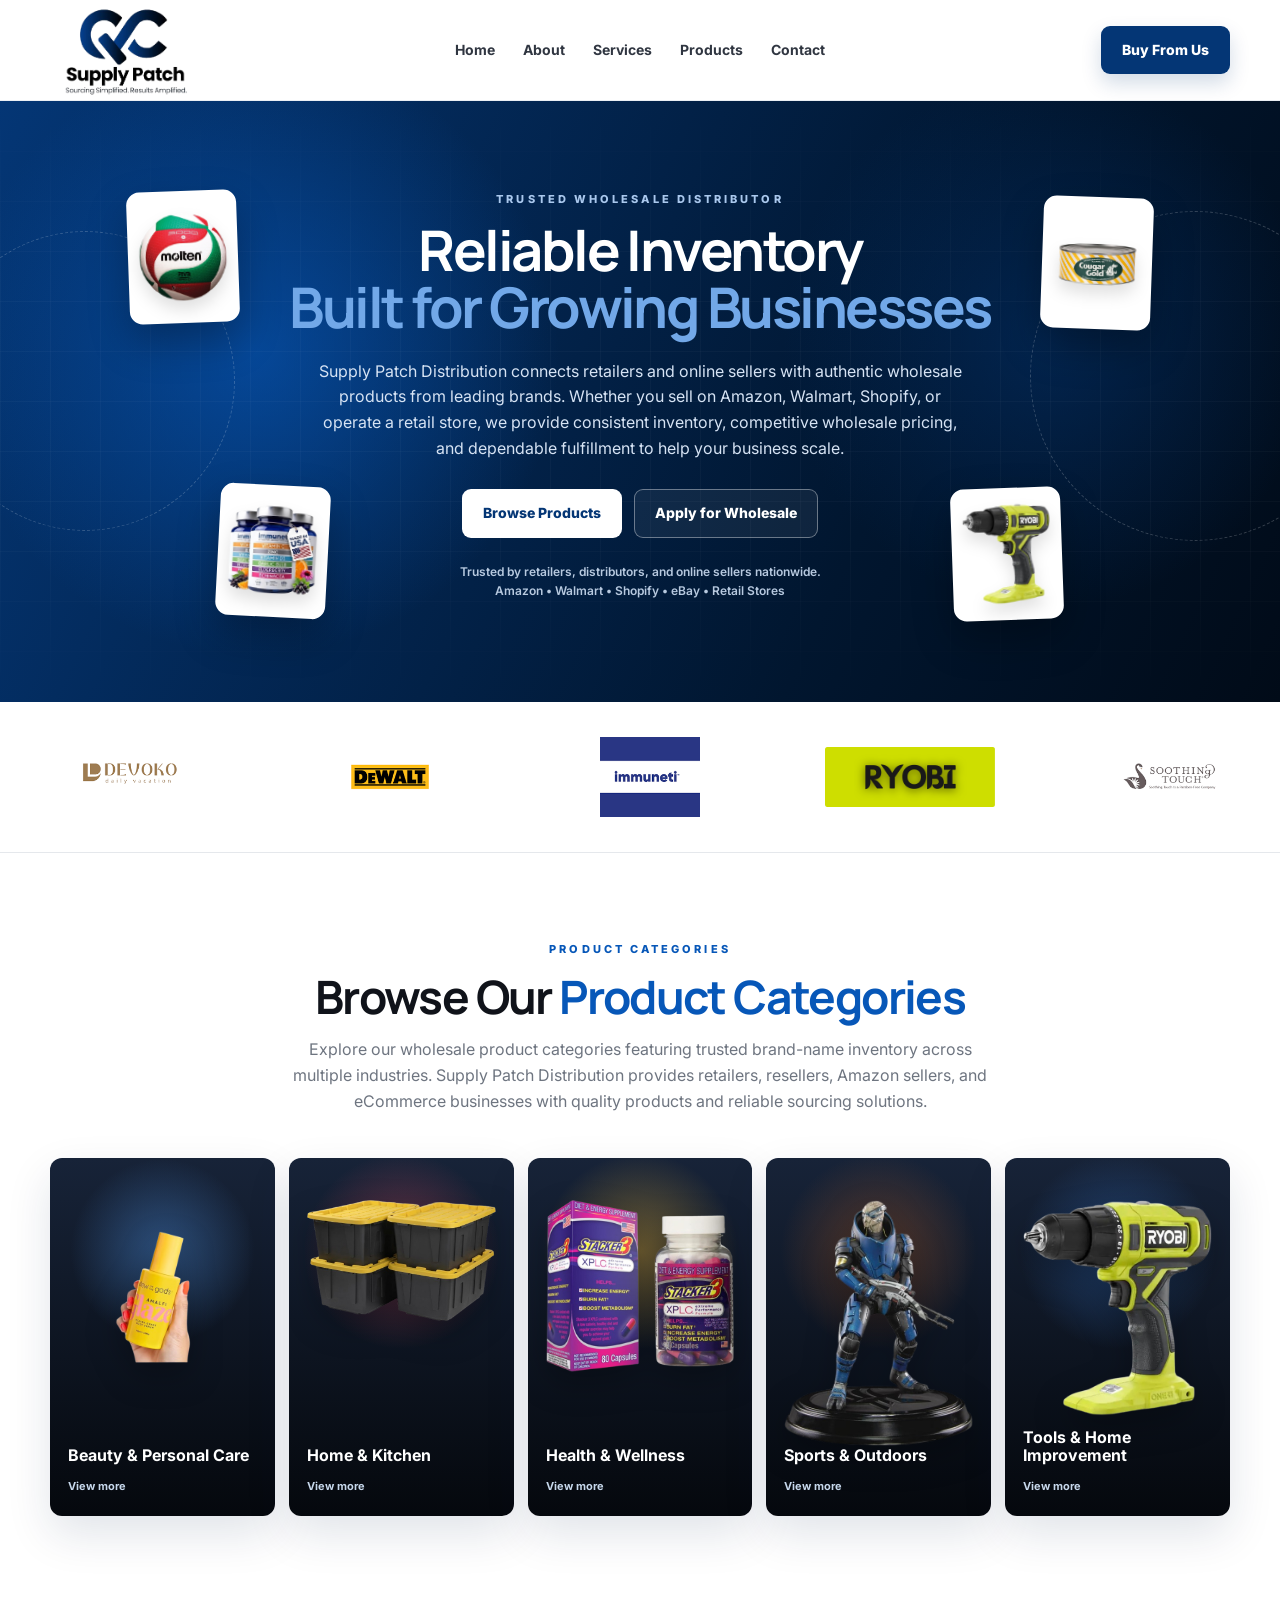
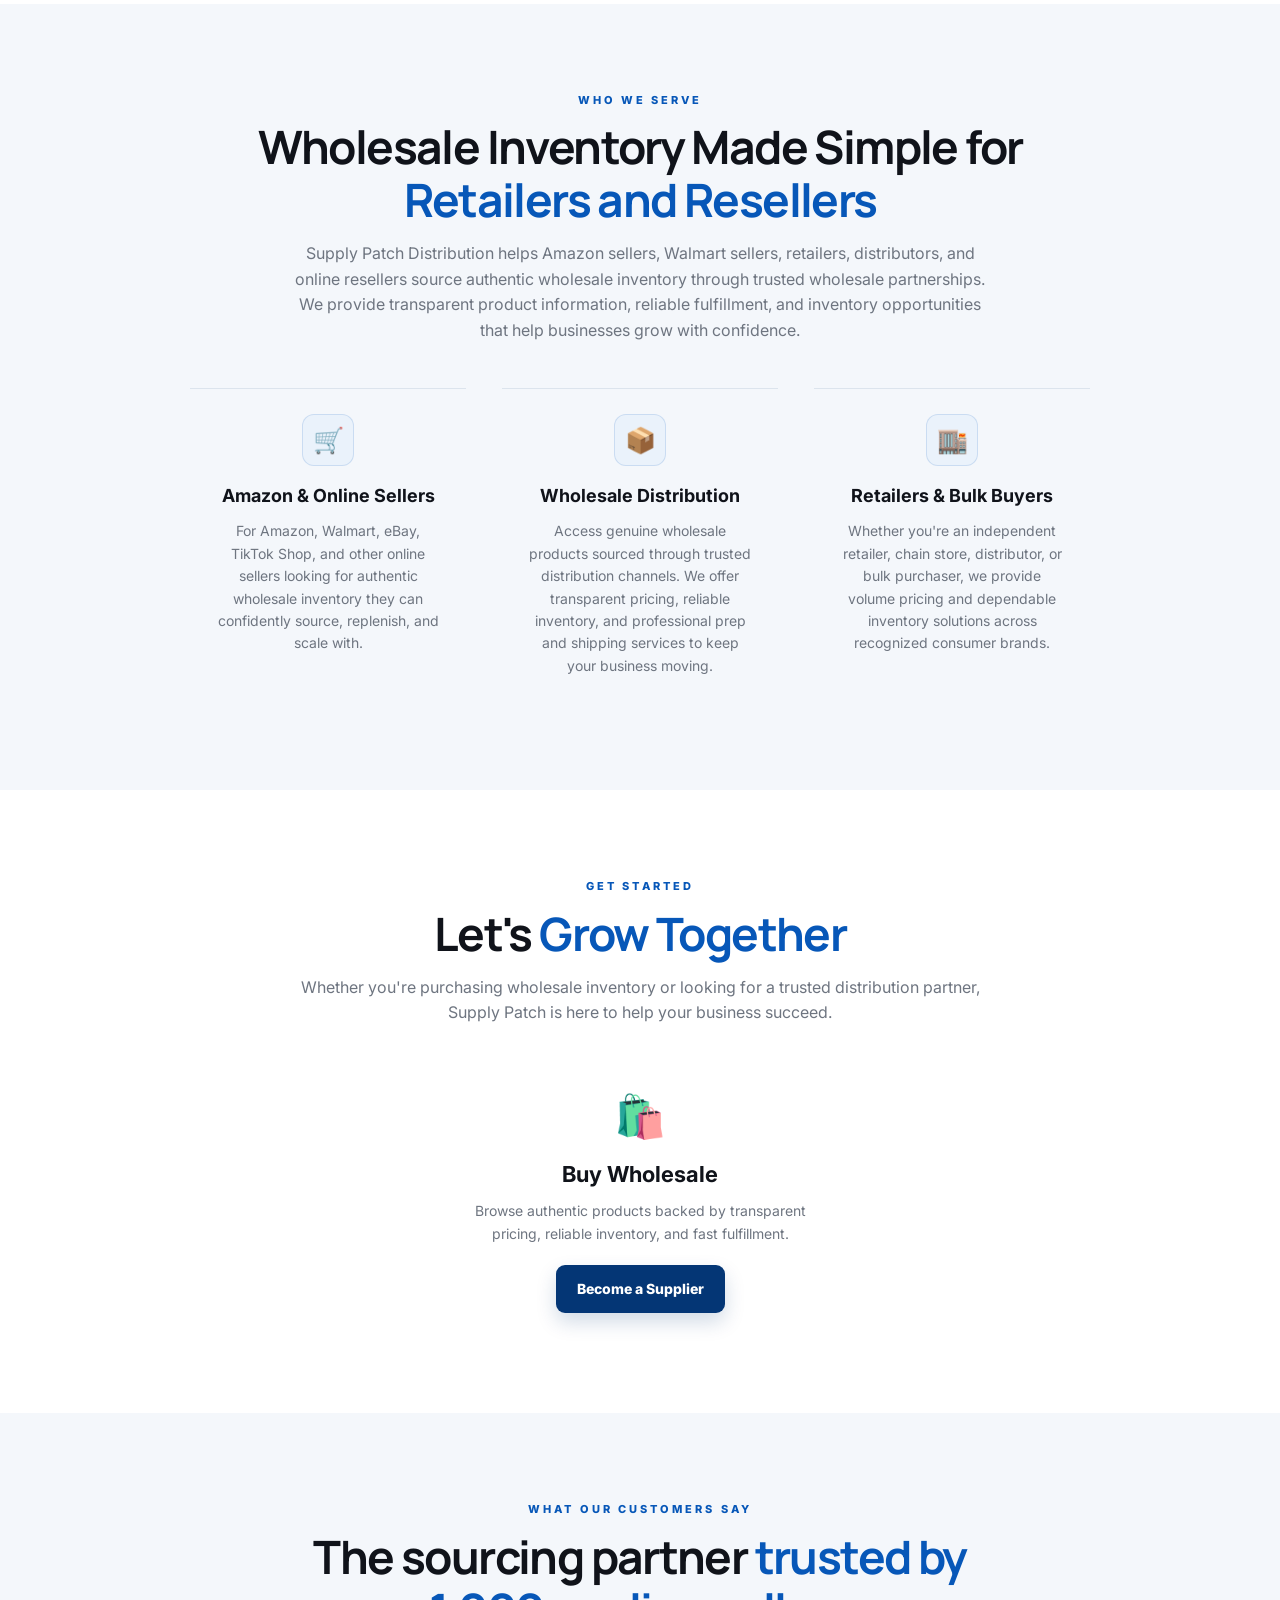
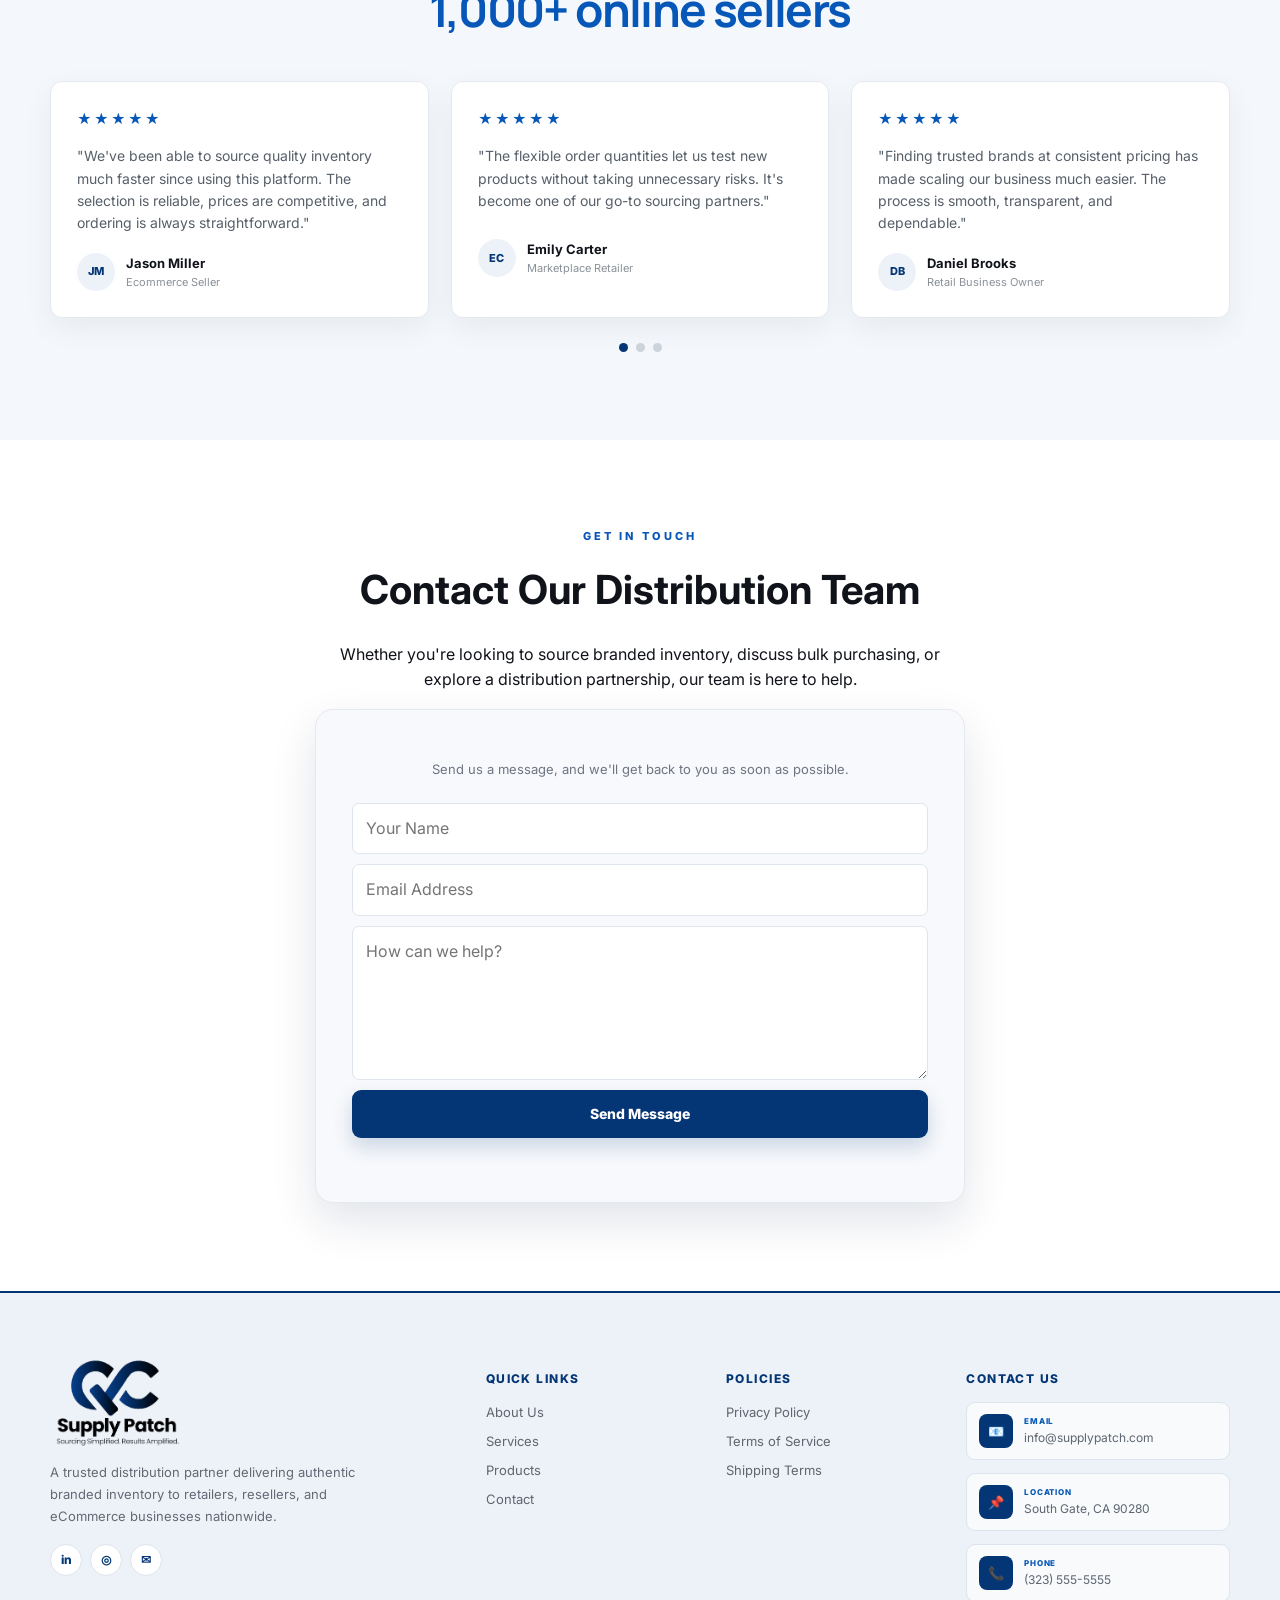
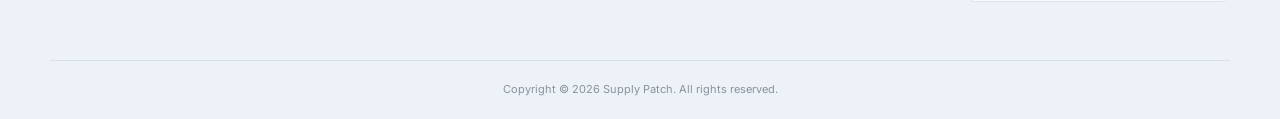
<file: index.html>
<!DOCTYPE html>
<html lang="en">

<head>
  <meta charset="UTF-8" />
  <meta name="viewport" content="width=device-width, initial-scale=1.0" />
  <meta name="description" content="Supply Patch - Sourcing simplified, results amplified." />
  <title>Supply Patch | Wholesale & Liquidation</title>
  <link rel="preconnect" href="https://fonts.googleapis.com">
  <link rel="preconnect" href="https://fonts.gstatic.com" crossorigin>
  <link
    href="https://fonts.googleapis.com/css2?family=Inter:wght@400;500;600;700;800&family=Manrope:wght@400;500;600;700;800&display=swap"
    rel="stylesheet">
  <link rel="stylesheet" href="style.css" />
</head>

<body>

  <!-- ///loder code /// -->
  <div class="site-loader" id="siteLoader" aria-label="Loading website">
    <div class="loader-inner">
      <div class="loader-logo-wrap">
        <img src="logo.png" alt="Supply Patch" class="loader-logo">

        <span class="loader-ring"></span>
        <span class="loader-ring loader-ring-2"></span>
      </div>

      <p>Connecting you to better inventory</p>

      <div class="loader-progress">
        <span></span>
      </div>
    </div>
  </div>




  <header class="site-header">
    <div class="container nav-wrap">
      <a href="index.html" class="brand" aria-label="Supply Patch home">
        <img src="logo.png" alt="Supply Patch logo" />
      </a>

      <button class="menu-toggle" aria-label="Toggle menu" aria-expanded="false">
        <span></span><span></span><span></span>
      </button>

      <nav class="main-nav">
        <a class="active" href="index.html">Home</a>
        <a href="about.html">About</a>
        <a href="services.html">Services</a>
        <a href="products.html">Products</a>
        <a href="contact.html">Contact</a>
      </nav>

      <div class="nav-actions">
        <!-- <a class="btn btn-outline" href="#sell">Sell to Us</a> -->
        <a class="btn btn-primary" href="#buy">Buy From Us</a>
      </div>
    </div>
  </header>

  <main>
    <section class="hero" id="home">
      <div class="hero-orb hero-orb-left"></div>
      <div class="hero-orb hero-orb-right"></div>

      <div class="floating-card fc-1">
        <!-- <span class="chip">TOOLS</span> -->
        <div class="product-emoji"><img src="Assests/Molten.jpg" alt=""></div>
      </div>
      <div class="floating-card fc-2">
        <!-- <span class="chip">HEALTH</span> -->
        <div class="product-emoji"><img src="Assests/Immuneti.png" alt=""></div>
      </div>
      <div class="floating-card fc-3">
        <!-- <span class="chip">SPORTS</span> -->
        <div class="product-emoji"><img src="Assests/Ryobi.png" alt=""></div>
      </div>
      <div class="floating-card fc-4">
        <!-- <span class="chip">GROCERY</span> -->
        <div class="product-emoji"><img src="Assests/WSU_Cugar.png" alt=""></div>
      </div>

      <div class="container hero-content">
        <p class="eyebrow">TRUSTED WHOLESALE DISTRIBUTOR</p>
        <h1>Reliable Inventory<br><span>Built for Growing Businesses</span></h1>
        <p class="hero-copy">
          Supply Patch Distribution connects retailers and online sellers with authentic wholesale products from leading
          brands. Whether you sell on Amazon, Walmart, Shopify, or operate a retail store, we provide consistent
          inventory, competitive wholesale pricing, and dependable fulfillment to help your business scale.
        </p>
        <div class="hero-actions">
          <a href="#buy" class="btn btn-light">Browse Products</a>
          <a href="#categories" class="btn btn-ghost">Apply for Wholesale</a>
        </div>
        <p class="trust-line">Trusted by retailers, distributors, and online sellers nationwide.<br>
          Amazon • Walmart • Shopify • eBay • Retail Stores</p>
      </div>
    </section>


    <section class="brand-strip" aria-label="Partner Brands">

      <style>
        .brand-strip {
          background: #fff;
          padding: 35px 0;
          overflow: hidden;
        }

        .brand-slider {
          width: 100%;
          overflow: hidden;
        }

        .brand-track {
          display: flex;
          align-items: center;
          width: max-content;
          animation: brandScroll 28s linear infinite;
        }

        .brand-track img {
          width: 170px;
          height: 80px;
          object-fit: contain;
          margin: 0 45px;
          flex-shrink: 0;
          transition: .3s;
        }

        .brand-track img:hover {
          transform: scale(1.08);
        }

        @keyframes brandScroll {
          from {
            transform: translateX(0);
          }

          to {
            transform: translateX(-50%);
          }
        }

        @media(max-width:768px) {
          .brand-track img {
            width: 120px;
            height: 60px;
            margin: 0 20px;
          }
        }
      </style>

      <div class="brand-slider">
        <div class="brand-track">

          <!-- First Set -->
          <img src="brandlogo/Devoko.png" alt="Brand 1">
          <img src="brandlogo/DeWalt.png" alt="Brand 2">
          <img src="brandlogo/Immuenti.png" alt="Brand 3">
          <img src="brandlogo/ryobi.png" alt="Brand 4">
          <img src="brandlogo/Soothing Touch.png" alt="Brand 5">
          <img src="brandlogo/Tick Nipper.gif" alt="Brand 6">
          <img src="brandlogo/Dew of the Gods.avif" alt="Brand 7">
          <img src="brandlogo/download.jfif" alt="Brand 8">
          <img src="brandlogo/Sterilite.jfif" alt="Brand 9">

          <!-- Duplicate -->
          <img src="brandlogo/Devoko.png" alt="Brand 1">
          <img src="brandlogo/DeWalt.png" alt="Brand 2">
          <img src="brandlogo/Immuenti.png" alt="Brand 3">
          <img src="brandlogo/ryobi.png" alt="Brand 4">
          <img src="brandlogo/Soothing Touch.png" alt="Brand 5">
          <img src="brandlogo/Tick Nipper.gif" alt="Brand 6">
          <img src="brandlogo/Dew of the Gods.avif" alt="Brand 7">
          <img src="brandlogo/download.jfif" alt="Brand 8">
          <img src="brandlogo/Sterilite.jfif" alt="Brand 9">

        </div>
      </div>

    </section>

    <section class="section categories-section" id="categories">
      <div class="container">
        <div class="section-heading">
          <p class="eyebrow blue">PRODUCT CATEGORIES</p>
          <h2>Browse Our <span>Product Categories</span></h2>
          <p>Explore our wholesale product categories featuring trusted brand-name inventory across multiple industries.
            Supply Patch Distribution provides retailers, resellers, Amazon sellers, and eCommerce businesses with
            quality products and reliable sourcing solutions.</p>
        </div>

        <div class="category-grid">
          <article class="category-card beauty">
            <div class="category-icon"><img src="Assests/1.png" alt=""></div>
            <div>
              <h3>Beauty & Personal Care</h3>
              <a href="#">View more</a>
            </div>
          </article>
          <article class="category-card kitchen">
            <div class="category-icon"><img src="Assests/2.png" alt=""></div>
            <div>
              <h3>Home & Kitchen</h3><a href="#">View more</a>
            </div>
          </article>
          <article class="category-card health">
            <div class="category-icon"><img src="Assests/3.png" alt=""></div>
            <div>
              <h3>Health & Wellness</h3><a href="#">View more</a>
            </div>
          </article>
          <article class="category-card sports">
            <div class="category-icon"><img src="Assests/4.png" alt=""></div>
            <div>
              <h3>Sports & Outdoors</h3><a href="#">View more</a>
            </div>
          </article>
          <article class="category-card tools">
            <div class="category-icon"><img src="Assests/Ryobi.png" alt=""></div>
            <div>
              <h3>Tools & Home Improvement</h3><a href="#">View more</a>
            </div>
          </article>
          <!-- <article class="category-card games">
            <div class="category-icon">🎲</div>
            <div>
              <h3>Toys & Games</h3><a href="#">View more</a>
            </div>
          </article> -->
        </div>
      </div>
    </section>

    <section class="section who-we-serve" id="about">
      <div class="container">
        <div class="section-heading">
          <p class="eyebrow blue">WHO WE SERVE</p>
          <h2>Wholesale Inventory Made Simple for<br><span>Retailers and Resellers</span></h2>
          <p>
            Supply Patch Distribution helps Amazon sellers, Walmart sellers, retailers, distributors, and online
            resellers source authentic wholesale inventory through trusted wholesale partnerships. We provide
            transparent product information, reliable fulfillment, and inventory opportunities that help businesses grow
            with confidence.
          </p>
        </div>

        <div class="service-grid" id="services">
          <article>
            <div class="service-icon">🛒</div>
            <h3>Amazon & Online Sellers</h3>
            <p>For Amazon, Walmart, eBay, TikTok Shop, and other online sellers looking for authentic wholesale
              inventory they can confidently source, replenish, and scale with.</p>
          </article>
          <article>
            <div class="service-icon">📦</div>
            <h3>Wholesale Distribution</h3>
            <p>Access genuine wholesale products sourced through trusted distribution channels. We offer transparent
              pricing, reliable inventory, and professional prep and shipping services to keep your business moving.</p>
          </article>
          <article>
            <div class="service-icon">🏬</div>
            <h3>Retailers & Bulk Buyers</h3>
            <p>Whether you're an independent retailer, chain store, distributor, or bulk purchaser, we provide volume
              pricing and dependable inventory solutions across recognized consumer brands.</p>
          </article>
        </div>
      </div>
    </section>

    <section class="section partner-section">
      <div class="container">
        <div class="section-heading">
          <p class="eyebrow blue">GET STARTED</p>
          <h2>Let's <span>Grow Together</span></h2>
          <p>Whether you're purchasing wholesale inventory or looking for a trusted distribution partner, Supply Patch
            is here to help your business succeed. </p>
        </div>

        <div class="partner-grid">
          <article id="buy">
            <div class="partner-icon">🛍️</div>
            <h3>Buy Wholesale</h3>
            <p>Browse authentic products backed by transparent <br>pricing, reliable inventory, and fast fulfillment.
            </p>
            <a href="#contact" class="btn btn-primary">Become a Supplier</a>
          </article>

          <!-- <div class="partner-divider">/</div>

          <article id="sell">
            <div class="partner-icon">📤</div>
            <h3>Sell To Us</h3>
            <p>Have inventory to move? Share your catalog and connect with our buying team.</p>
            <a href="#contact" class="btn btn-primary">Register as a Vendor</a>
          </article> -->
        </div>
      </div>
    </section>

    <section class="section testimonials">
      <div class="container">
        <div class="section-heading">
          <p class="eyebrow blue">WHAT OUR CUSTOMERS SAY</p>
          <h2>The sourcing partner <span>trusted by 1,000+ online sellers</span></h2>
        </div>

        <div class="testimonial-slider">
          <div class="testimonial-track">
            <article class="testimonial-card">
              <div class="stars">★★★★★</div>
              <p>"We've been able to source quality inventory much faster since using this platform. The selection is
                reliable, prices are competitive, and ordering is always straightforward."</p>
              <div class="person"><span>JM</span>
                <div><strong>Jason Miller</strong><small>Ecommerce Seller</small></div>
              </div>
            </article>
            <article class="testimonial-card">
              <div class="stars">★★★★★</div>
              <p>"The flexible order quantities let us test new products without taking unnecessary risks. It's become
                one of our go-to sourcing partners."</p>
              <div class="person"><span>EC</span>
                <div><strong>Emily Carter</strong><small>Marketplace Retailer</small></div>
              </div>
            </article>
            <article class="testimonial-card">
              <div class="stars">★★★★★</div>
              <p>"Finding trusted brands at consistent pricing has made scaling our business much easier. The process is
                smooth, transparent, and dependable."</p>
              <div class="person"><span>DB</span>
                <div><strong>Daniel Brooks</strong><small>Retail Business Owner</small></div>
              </div>
            </article>
          </div>
          <div class="slider-dots">
            <button class="dot active" aria-label="Slide 1"></button>
            <button class="dot" aria-label="Slide 2"></button>
            <button class="dot" aria-label="Slide 3"></button>
          </div>
        </div>
      </div>
    </section>

    <section class="section contact-section" id="contact">
      <div class="container">

        <div class="contact-center">
          <p class="eyebrow blue">GET IN TOUCH</p>
          <h2>Contact Our Distribution Team</h2>
          <p>Whether you're looking to source branded inventory, discuss bulk purchasing, or explore a distribution
            partnership, our team is here to help.</p>

          <form class="contact-form">
            <p>Send us a message, and we'll get back to you as soon as possible.</p>

            <input type="text" placeholder="Your Name" required>
            <input type="email" placeholder="Email Address" required>
            <textarea rows="5" placeholder="How can we help?" required></textarea>

            <button class="btn btn-primary" type="submit">Send Message</button>
            <span class="form-message" role="status"></span>
          </form>
        </div>

      </div>
    </section>
  </main>

 <footer>
  <div class="container footer-grid">

    <div class="footer-brand">
      <img src="logo.png" alt="Supply Patch">

      <p>
        A trusted distribution partner delivering authentic branded inventory
        to retailers, resellers, and eCommerce businesses nationwide.
      </p>

      <div class="socials">
        <a href="#" aria-label="LinkedIn">in</a>
        <a href="#" aria-label="Instagram">◎</a>

        <a
          href="mailto:adam.james@supplypatch.com"
          aria-label="Email"
        >
          ✉
        </a>
      </div>
    </div>


    <div>
      <h4>QUICK LINKS</h4>

      <a href="about.html">About Us</a>
      <a href="services.html">Services</a>
      <a href="products.html">Products</a>
      <a href="contact.html">Contact</a>
    </div>


    <div>
      <h4>POLICIES</h4>

      <a href="privacy-policy.html">
        Privacy Policy
      </a>

      <a href="terms-of-service.html">
        Terms of Service
      </a>
      <a href="shipping.html">
        Shipping Terms
      </a>
    </div>


    <div class="footer-contact">
      <h4>CONTACT US</h4>

      <a
        href="mailto:info@supplypatch.com"
        class="footer-contact-item"
      >
        <span class="footer-contact-icon">📧</span>

        <span>
          <small>Email</small>
         info@supplypatch.com
        </span>
      </a>

      <div class="footer-contact-item">
        <span class="footer-contact-icon">📌</span>

        <span>
          <small>Location</small>
          South Gate, CA 90280
        </span>
      </div>

      <div class="footer-contact-item">
        <span class="footer-contact-icon">📞</span>

        <span>
          <small>phone</small>
          (323) 555-5555
        </span>
      </div>
    </div>

  </div>


  <div class="container footer-bottom">
    <p>
      Copyright © 2026 Supply Patch. All rights reserved.
    </p>
  </div>
</footer>

  <script src="script.js"></script>

  <script>
    document.body.classList.add("loading");

    window.addEventListener("load", function () {
      const loader = document.getElementById("siteLoader");

      setTimeout(function () {
        loader.classList.add("loader-hidden");
        document.body.classList.remove("loading");

        setTimeout(function () {
          loader.remove();
        }, 700);
      }, 650);
    });
  </script>
</body>

</html>
</file>
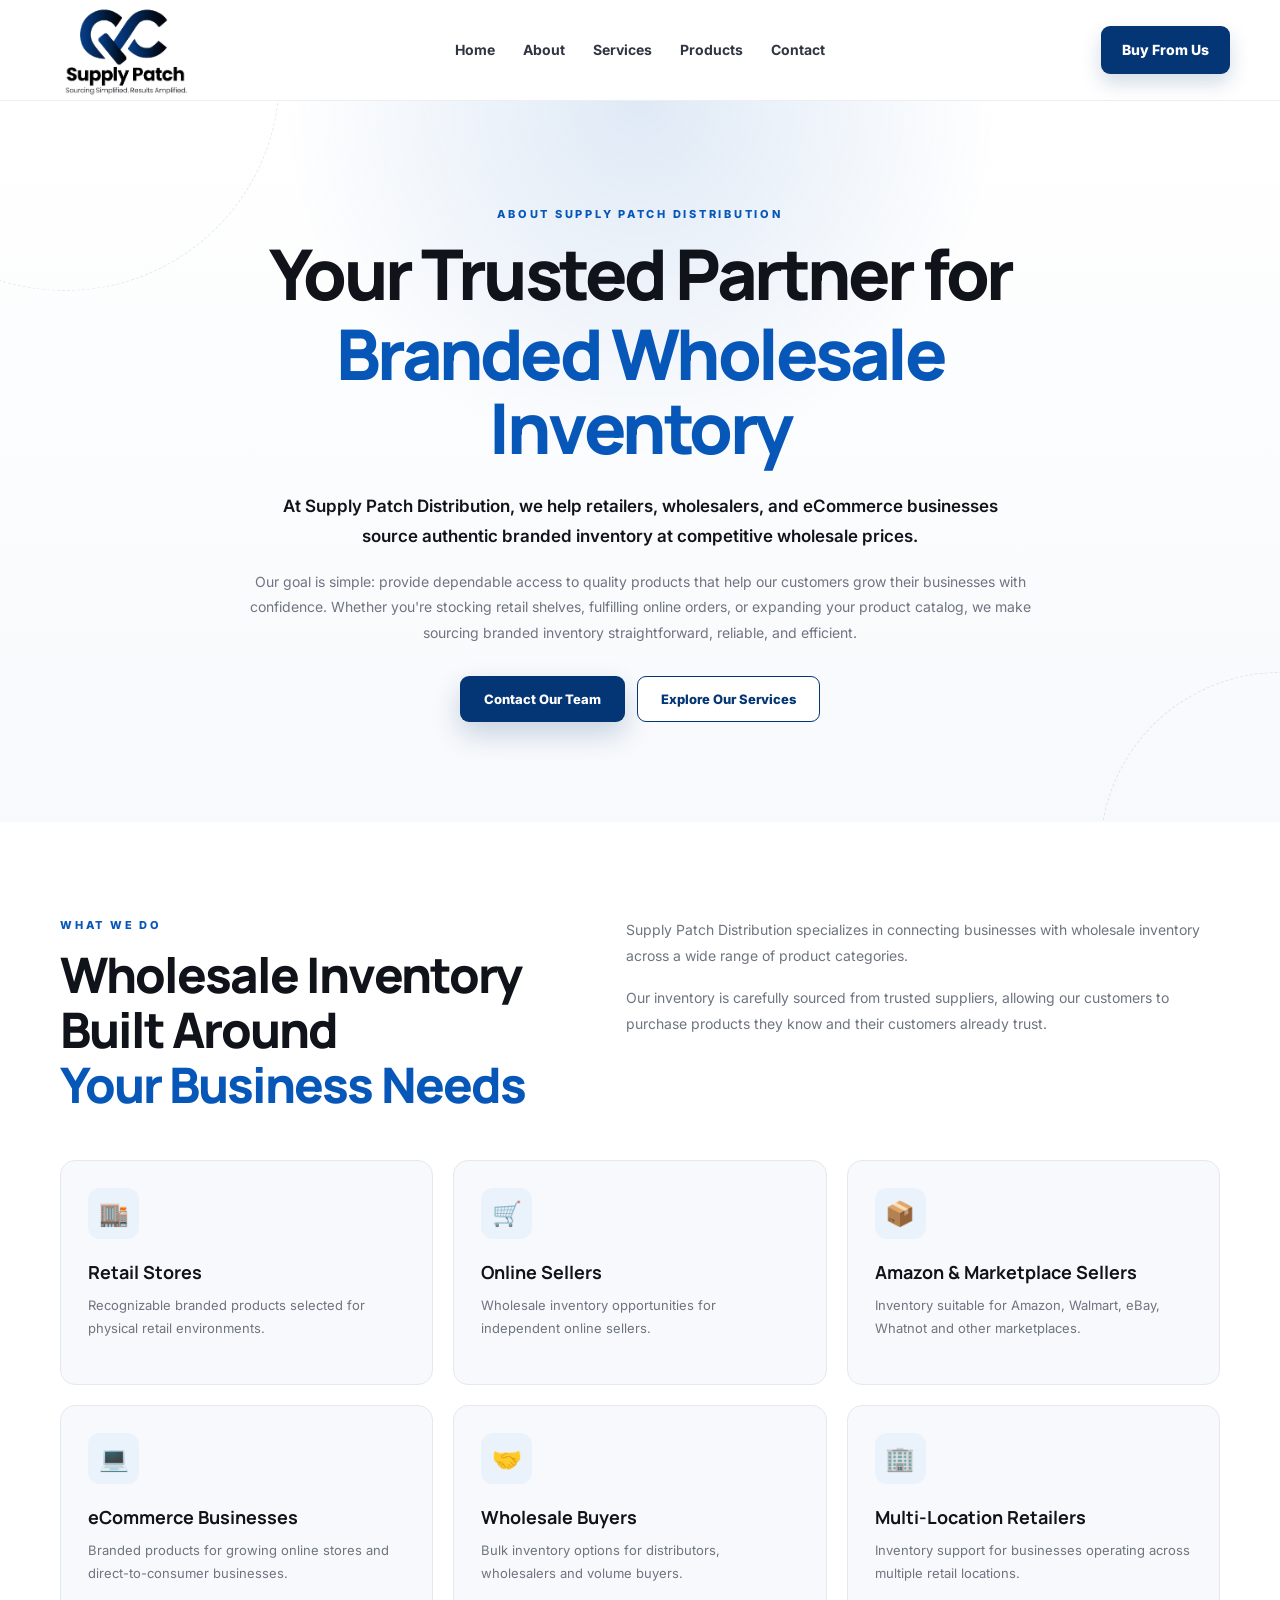
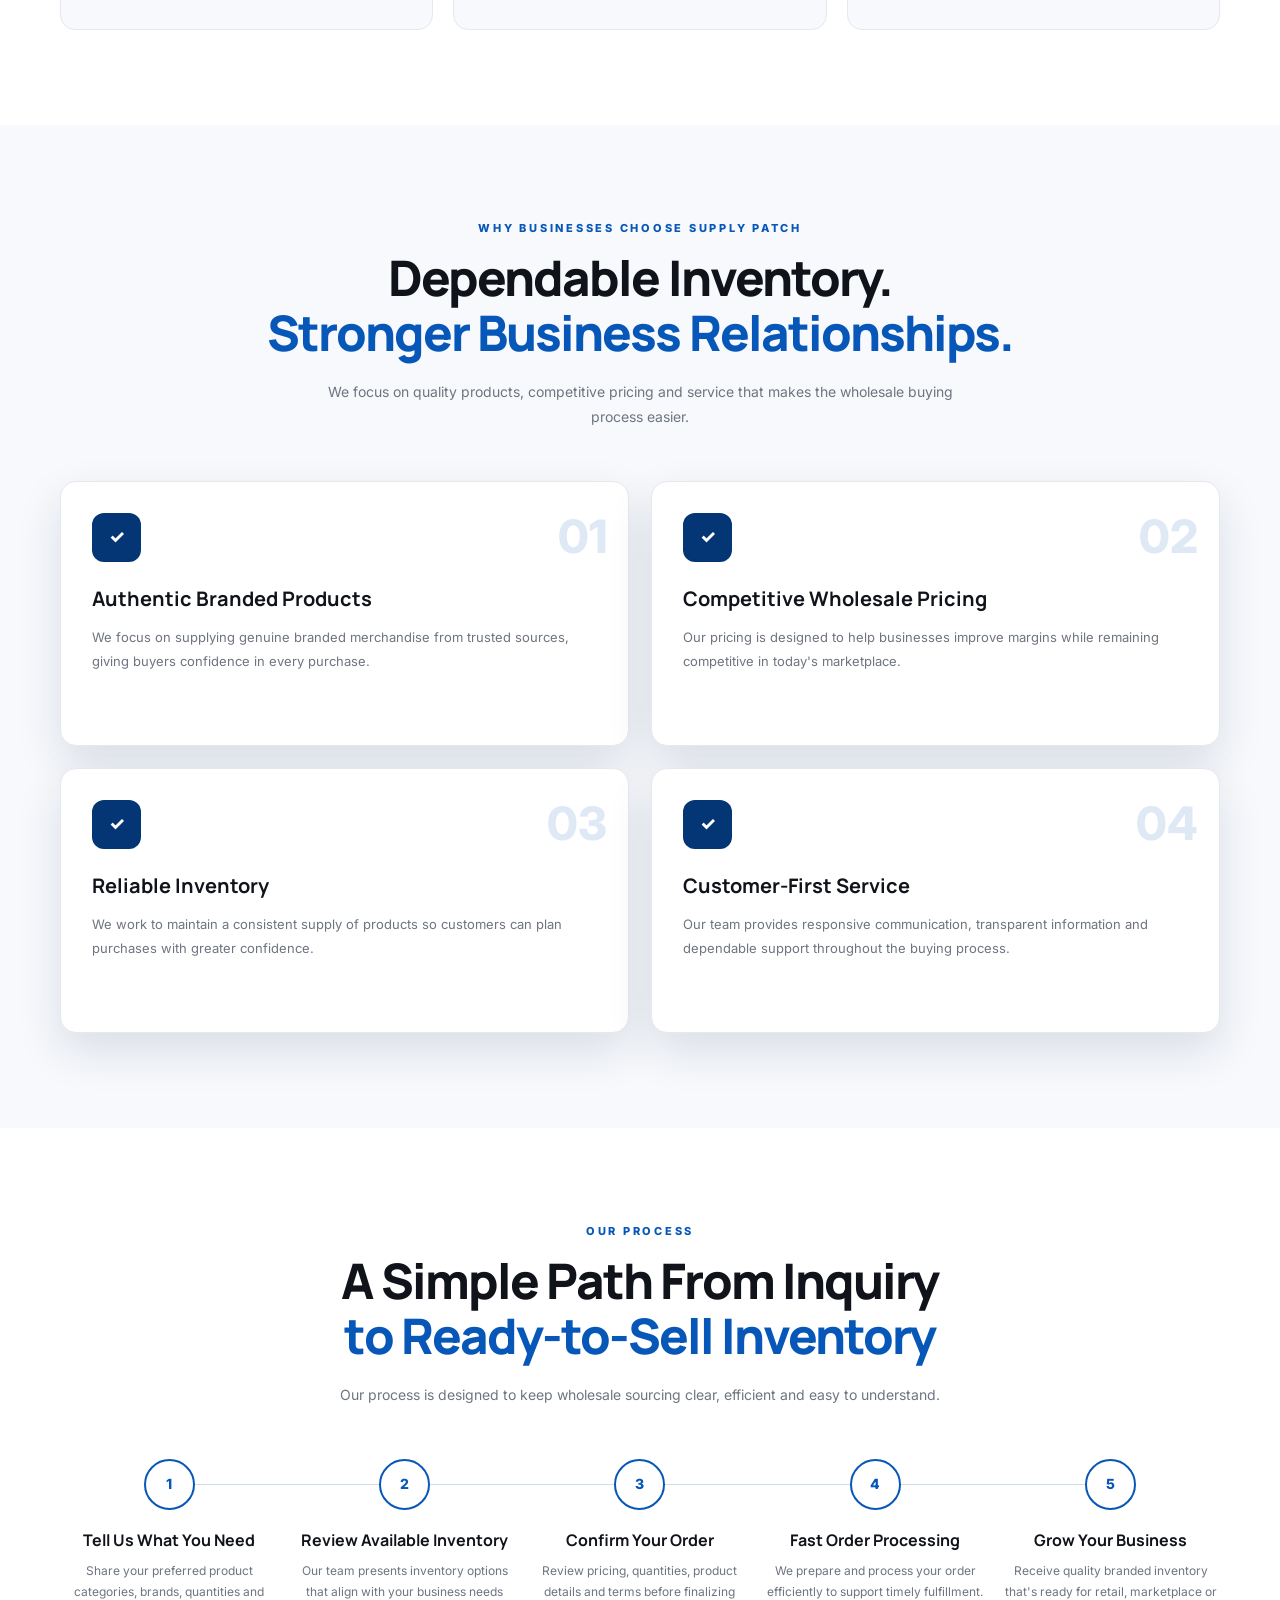
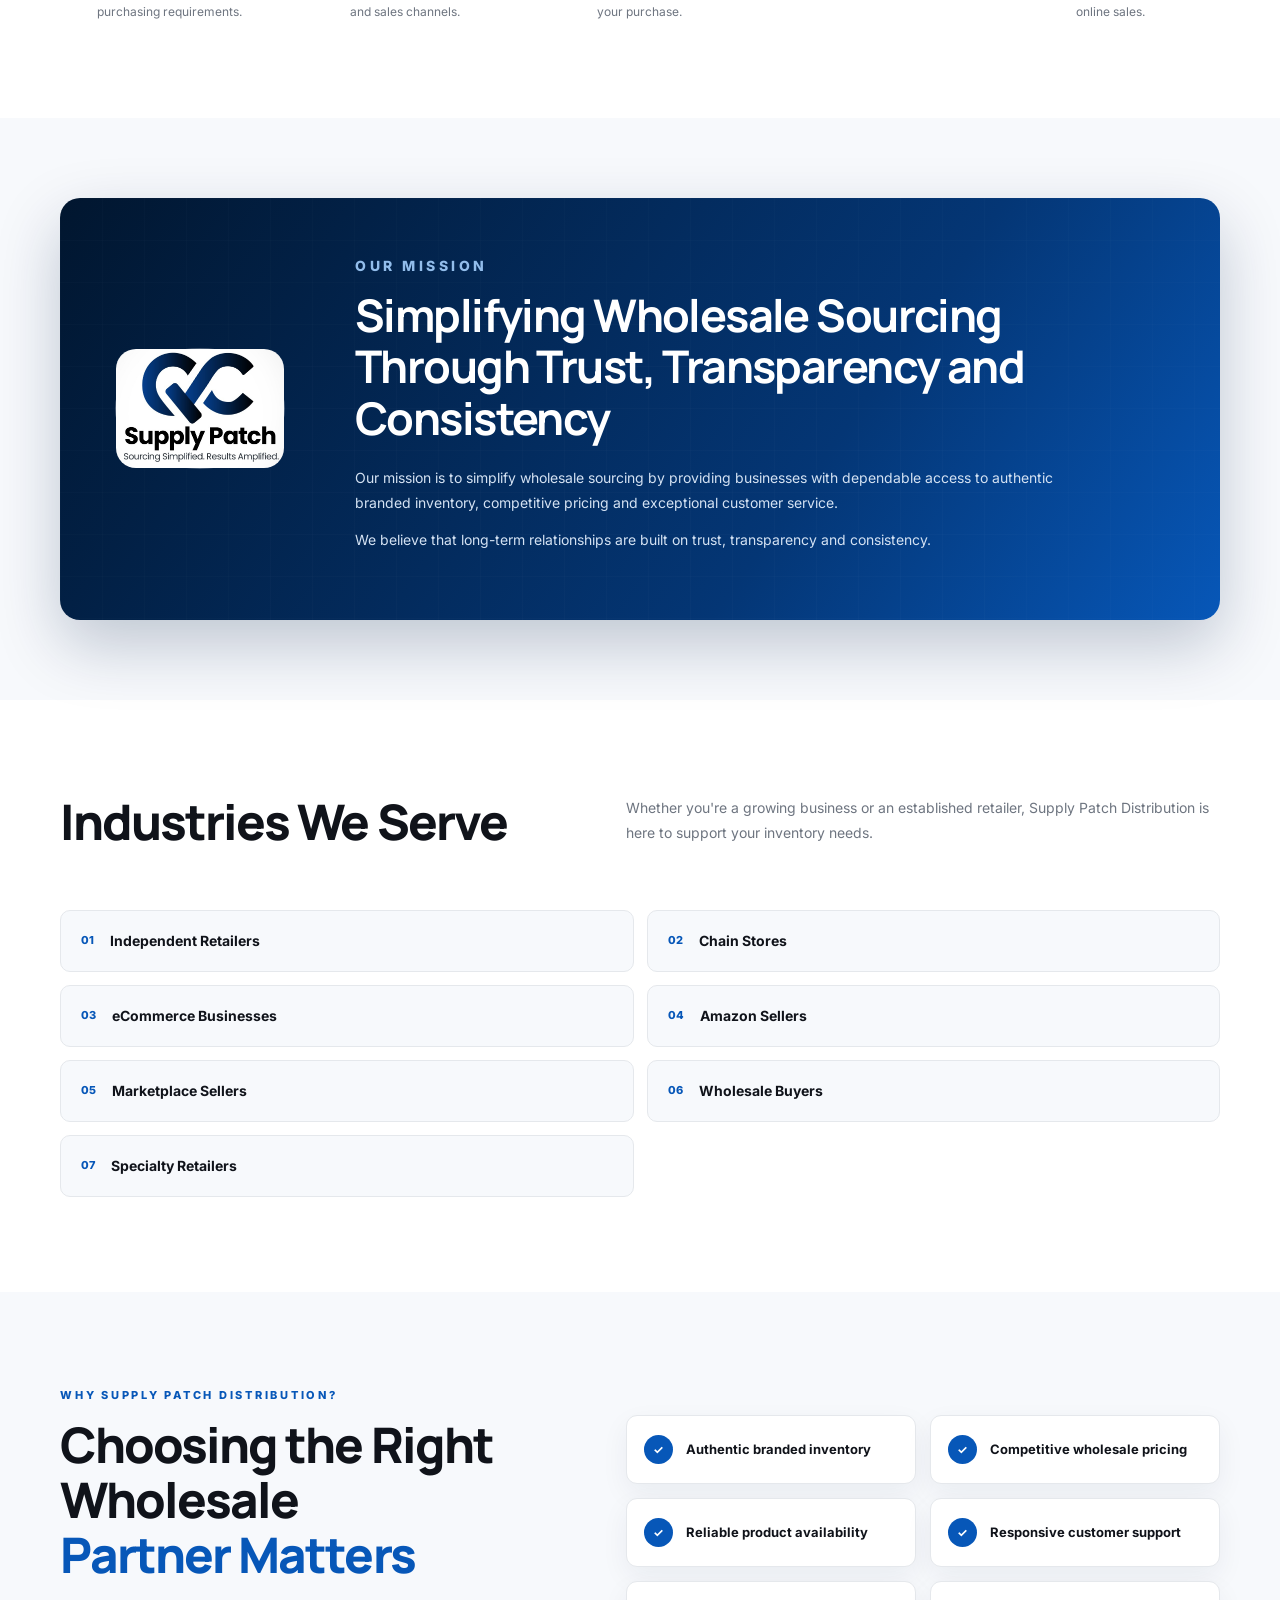
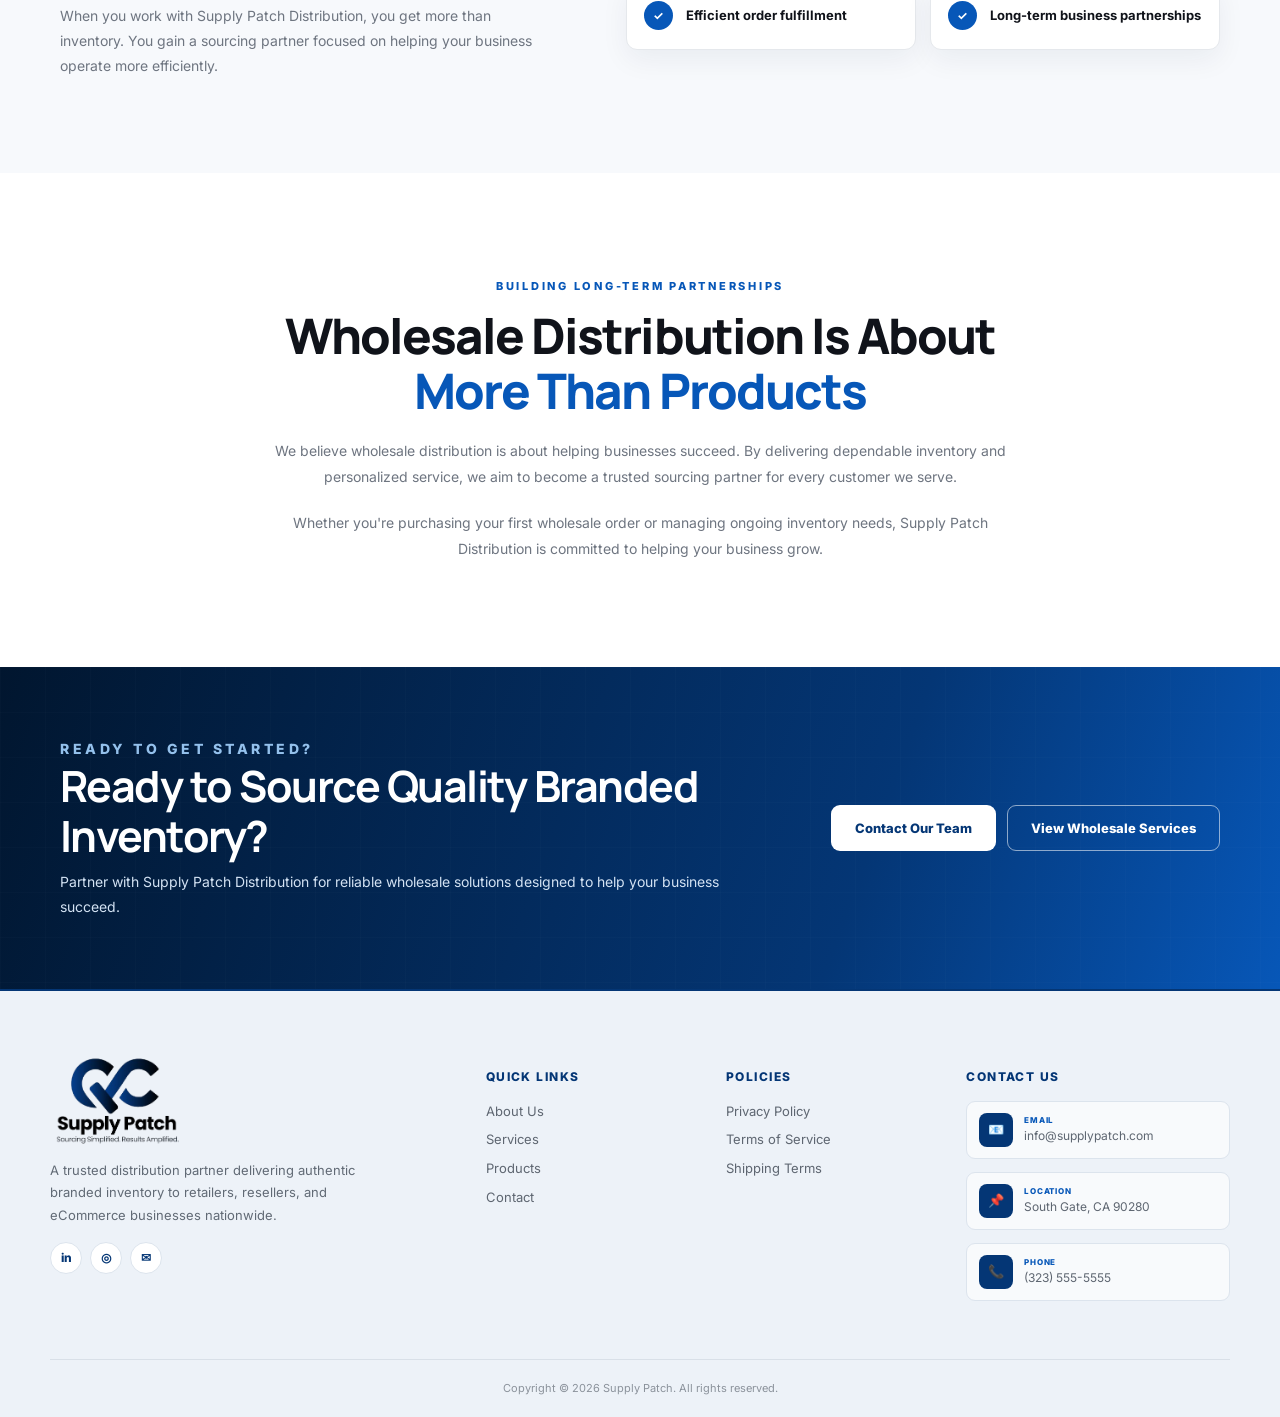
<file: about.html>
<!DOCTYPE html>
<html lang="en">

<head>
    <meta charset="UTF-8" />
    <meta name="viewport" content="width=device-width, initial-scale=1.0" />
    <meta name="description" content="Supply Patch - Sourcing simplified, results amplified." />
    <title>About us</title>
    <link rel="preconnect" href="https://fonts.googleapis.com">
    <link rel="preconnect" href="https://fonts.gstatic.com" crossorigin>
    <link
        href="https://fonts.googleapis.com/css2?family=Inter:wght@400;500;600;700;800&family=Manrope:wght@400;500;600;700;800&display=swap"
        rel="stylesheet">
    <link rel="stylesheet" href="style.css" />
</head>

<body>

     <header class="site-header">
    <div class="container nav-wrap">
      <a href="index.html" class="brand" aria-label="Supply Patch home">
        <img src="logo.png" alt="Supply Patch logo" />
      </a>

      <button class="menu-toggle" aria-label="Toggle menu" aria-expanded="false">
        <span></span><span></span><span></span>
      </button>

      <nav class="main-nav">
        <a class="active" href="index.html">Home</a>
         <a href="about.html">About</a>
        <a href="services.html">Services</a>
        <a href="products.html">Products</a>
        <a href="#contact">Contact</a>
      </nav>

      <div class="nav-actions">
        <!-- <a class="btn btn-outline" href="#sell">Sell to Us</a> -->
        <a class="btn btn-primary" href="#buy">Buy From Us</a>
      </div>
    </div>
  </header>

   <main class="about-page">

  <!-- Hero -->
  <section class="about-hero">
    <div class="container">

      <div class="about-hero-content">
        <p class="about-label">ABOUT SUPPLY PATCH DISTRIBUTION</p>

        <h1>
          Your Trusted Partner for
          <span>Branded Wholesale Inventory</span>
        </h1>

        <p class="about-lead">
          At Supply Patch Distribution, we help retailers, wholesalers, and
          eCommerce businesses source authentic branded inventory at
          competitive wholesale prices.
        </p>

        <p class="about-description">
          Our goal is simple: provide dependable access to quality products
          that help our customers grow their businesses with confidence.
          Whether you're stocking retail shelves, fulfilling online orders, or
          expanding your product catalog, we make sourcing branded inventory
          straightforward, reliable, and efficient.
        </p>

        <div class="about-hero-actions">
          <a href="contact.html" class="about-btn about-btn-primary">
            Contact Our Team
          </a>

          <a href="services.html" class="about-btn about-btn-outline">
            Explore Our Services
          </a>
        </div>
      </div>

    </div>
  </section>


  <!-- What We Do -->
  <section class="about-section what-we-do">
    <div class="container about-two-column">

      <div class="about-section-heading">
        <p class="about-label">WHAT WE DO</p>

        <h2>
          Wholesale Inventory Built Around
          <span>Your Business Needs</span>
        </h2>
      </div>

      <div class="about-section-copy">
        <p>
          Supply Patch Distribution specializes in connecting businesses with
          wholesale inventory across a wide range of product categories.
        </p>

        <p>
          Our inventory is carefully sourced from trusted suppliers, allowing
          our customers to purchase products they know and their customers
          already trust.
        </p>
      </div>

    </div>


    <div class="container">

      <div class="business-grid">

        <article class="business-card">
          <div class="business-icon">🏬</div>
          <h3>Retail Stores</h3>
          <p>
            Recognizable branded products selected for physical retail
            environments.
          </p>
        </article>

        <article class="business-card">
          <div class="business-icon">🛒</div>
          <h3>Online Sellers</h3>
          <p>
            Wholesale inventory opportunities for independent online sellers.
          </p>
        </article>

        <article class="business-card">
          <div class="business-icon">📦</div>
          <h3>Amazon & Marketplace Sellers</h3>
          <p>
            Inventory suitable for Amazon, Walmart, eBay, Whatnot and other
            marketplaces.
          </p>
        </article>

        <article class="business-card">
          <div class="business-icon">💻</div>
          <h3>eCommerce Businesses</h3>
          <p>
            Branded products for growing online stores and direct-to-consumer
            businesses.
          </p>
        </article>

        <article class="business-card">
          <div class="business-icon">🤝</div>
          <h3>Wholesale Buyers</h3>
          <p>
            Bulk inventory options for distributors, wholesalers and volume
            buyers.
          </p>
        </article>

        <article class="business-card">
          <div class="business-icon">🏢</div>
          <h3>Multi-Location Retailers</h3>
          <p>
            Inventory support for businesses operating across multiple retail
            locations.
          </p>
        </article>

      </div>
    </div>
  </section>


  <!-- Why Choose Us -->
  <section class="about-section why-choose-us">
    <div class="container">

      <div class="about-centered-heading">
        <p class="about-label">WHY BUSINESSES CHOOSE SUPPLY PATCH</p>

        <h2>
          Dependable Inventory.
          <span>Stronger Business Relationships.</span>
        </h2>

        <p>
          We focus on quality products, competitive pricing and service that
          makes the wholesale buying process easier.
        </p>
      </div>


      <div class="benefits-grid">

        <article class="benefit-card">
          <span class="benefit-number">01</span>

          <div class="benefit-icon">✓</div>

          <h3>Authentic Branded Products</h3>

          <p>
            We focus on supplying genuine branded merchandise from trusted
            sources, giving buyers confidence in every purchase.
          </p>
        </article>


        <article class="benefit-card">
          <span class="benefit-number">02</span>

          <div class="benefit-icon">✓</div>

          <h3>Competitive Wholesale Pricing</h3>

          <p>
            Our pricing is designed to help businesses improve margins while
            remaining competitive in today's marketplace.
          </p>
        </article>


        <article class="benefit-card">
          <span class="benefit-number">03</span>

          <div class="benefit-icon">✓</div>

          <h3>Reliable Inventory</h3>

          <p>
            We work to maintain a consistent supply of products so customers
            can plan purchases with greater confidence.
          </p>
        </article>


        <article class="benefit-card">
          <span class="benefit-number">04</span>

          <div class="benefit-icon">✓</div>

          <h3>Customer-First Service</h3>

          <p>
            Our team provides responsive communication, transparent
            information and dependable support throughout the buying process.
          </p>
        </article>

      </div>
    </div>
  </section>


  <!-- Process -->
  <section class="about-section about-process">
    <div class="container">

      <div class="about-centered-heading">
        <p class="about-label">OUR PROCESS</p>

        <h2>
          A Simple Path From Inquiry
          <span>to Ready-to-Sell Inventory</span>
        </h2>

        <p>
          Our process is designed to keep wholesale sourcing clear, efficient
          and easy to understand.
        </p>
      </div>


      <div class="process-grid">

        <article class="process-card">
          <div class="process-step">1</div>

          <h3>Tell Us What You Need</h3>

          <p>
            Share your preferred product categories, brands, quantities and
            purchasing requirements.
          </p>
        </article>


        <article class="process-card">
          <div class="process-step">2</div>

          <h3>Review Available Inventory</h3>

          <p>
            Our team presents inventory options that align with your business
            needs and sales channels.
          </p>
        </article>


        <article class="process-card">
          <div class="process-step">3</div>

          <h3>Confirm Your Order</h3>

          <p>
            Review pricing, quantities, product details and terms before
            finalizing your purchase.
          </p>
        </article>


        <article class="process-card">
          <div class="process-step">4</div>

          <h3>Fast Order Processing</h3>

          <p>
            We prepare and process your order efficiently to support timely
            fulfillment.
          </p>
        </article>


        <article class="process-card">
          <div class="process-step">5</div>

          <h3>Grow Your Business</h3>

          <p>
            Receive quality branded inventory that's ready for retail,
            marketplace or online sales.
          </p>
        </article>

      </div>
    </div>
  </section>


  <!-- Mission -->
  <section class="mission-section">
    <div class="container">

      <div class="mission-card">

        <div class="mission-mark">
          <img src="Logo-5-.jpg" alt="">
        </div>

        <div class="mission-content">
          <p class="about-label">OUR MISSION</p>

          <h2>
            Simplifying Wholesale Sourcing Through
            Trust, Transparency and Consistency
          </h2>

          <p>
            Our mission is to simplify wholesale sourcing by providing
            businesses with dependable access to authentic branded inventory,
            competitive pricing and exceptional customer service.
          </p>

          <p>
            We believe that long-term relationships are built on trust,
            transparency and consistency.
          </p>
        </div>

      </div>
    </div>
  </section>


  <!-- Industries -->
  <section class="about-section industries-section">
    <div class="container about-two-column">

      <div class="about-section-heading">
        <!-- <p class="about-label">INDUSTRIES WE SERVE</p> -->

        <h2>
          Industries We Serve

          <!-- <span>Growing and Established Businesses</span> -->
        </h2>
      </div>

      <div class="about-section-copy">
        <p>
          Whether you're a growing business or an established retailer,
          Supply Patch Distribution is here to support your inventory needs.
        </p>
      </div>

    </div>


    <div class="container">
      <div class="industry-list">

        <div class="industry-item">
          <span>01</span>
          Independent Retailers
        </div>

        <div class="industry-item">
          <span>02</span>
          Chain Stores
        </div>

        <div class="industry-item">
          <span>03</span>
          eCommerce Businesses
        </div>

        <div class="industry-item">
          <span>04</span>
          Amazon Sellers
        </div>

        <div class="industry-item">
          <span>05</span>
          Marketplace Sellers
        </div>

        <div class="industry-item">
          <span>06</span>
          Wholesale Buyers
        </div>

        <div class="industry-item">
          <span>07</span>
          Specialty Retailers
        </div>

      </div>
    </div>
  </section>


  <!-- Why Supply Patch -->
  <section class="about-section supply-benefits-section">
    <div class="container supply-benefits-layout">

      <div class="supply-benefits-content">
        <p class="about-label">WHY SUPPLY PATCH DISTRIBUTION?</p>

        <h2>
          Choosing the Right Wholesale
          <span>Partner Matters</span>
        </h2>

        <p>
          When you work with Supply Patch Distribution, you get more than
          inventory. You gain a sourcing partner focused on helping your
          business operate more efficiently.
        </p>
      </div>


      <div class="supply-benefits-list">

        <div class="supply-benefit">
          <span>✓</span>
          Authentic branded inventory
        </div>

        <div class="supply-benefit">
          <span>✓</span>
          Competitive wholesale pricing
        </div>

        <div class="supply-benefit">
          <span>✓</span>
          Reliable product availability
        </div>

        <div class="supply-benefit">
          <span>✓</span>
          Responsive customer support
        </div>

        <div class="supply-benefit">
          <span>✓</span>
          Efficient order fulfillment
        </div>

        <div class="supply-benefit">
          <span>✓</span>
          Long-term business partnerships
        </div>

      </div>
    </div>
  </section>


  <!-- Partnerships -->
  <section class="partnership-section">
    <div class="container">

      <div class="partnership-content">
        <p class="about-label">BUILDING LONG-TERM PARTNERSHIPS</p>

        <h2>
          Wholesale Distribution Is About
          <span>More Than Products</span>
        </h2>

        <p>
          We believe wholesale distribution is about helping businesses
          succeed. By delivering dependable inventory and personalized
          service, we aim to become a trusted sourcing partner for every
          customer we serve.
        </p>

        <p>
          Whether you're purchasing your first wholesale order or managing
          ongoing inventory needs, Supply Patch Distribution is committed to
          helping your business grow.
        </p>
      </div>

    </div>
  </section>


  <!-- CTA -->
  <section class="about-final-cta">
    <div class="container">

      <div class="about-final-cta-content">

        <div>
          <p class="about-label">READY TO GET STARTED?</p>

          <h2>Ready to Source Quality Branded Inventory?</h2>

          <p>
            Partner with Supply Patch Distribution for reliable wholesale
            solutions designed to help your business succeed.
          </p>
        </div>

        <div class="about-final-actions">
          <a href="contact.html" class="about-btn about-btn-light">
            Contact Our Team
          </a>

          <a href="services.html" class="about-btn about-btn-transparent">
            View Wholesale Services
          </a>
        </div>

      </div>

    </div>
  </section>

</main>
   <footer>
  <div class="container footer-grid">

    <div class="footer-brand">
      <img src="logo.png" alt="Supply Patch">

      <p>
        A trusted distribution partner delivering authentic branded inventory
        to retailers, resellers, and eCommerce businesses nationwide.
      </p>

      <div class="socials">
        <a href="#" aria-label="LinkedIn">in</a>
        <a href="#" aria-label="Instagram">◎</a>

        <a
          href="mailto:adam.james@supplypatch.com"
          aria-label="Email"
        >
          ✉
        </a>
      </div>
    </div>


    <div>
      <h4>QUICK LINKS</h4>

      <a href="about.html">About Us</a>
      <a href="services.html">Services</a>
      <a href="products.html">Products</a>
      <a href="contact.html">Contact</a>
    </div>


    <div>
      <h4>POLICIES</h4>

      <a href="privacy-policy.html">
        Privacy Policy
      </a>

      <a href="terms-of-service.html">
        Terms of Service
      </a>
      <a href="shipping.html">
        Shipping Terms
      </a>
    </div>


    <div class="footer-contact">
      <h4>CONTACT US</h4>

      <a
        href="mailto:info@supplypatch.com"
        class="footer-contact-item"
      >
        <span class="footer-contact-icon">📧</span>

        <span>
          <small>Email</small>
         info@supplypatch.com
        </span>
      </a>

      <div class="footer-contact-item">
        <span class="footer-contact-icon">📌</span>

        <span>
          <small>Location</small>
          South Gate, CA 90280
        </span>
      </div>

      <div class="footer-contact-item">
        <span class="footer-contact-icon">📞</span>

        <span>
          <small>phone</small>
          (323) 555-5555
        </span>
      </div>
    </div>

  </div>


  <div class="container footer-bottom">
    <p>
      Copyright © 2026 Supply Patch. All rights reserved.
    </p>
  </div>
</footer>

    <script src="script.js"></script>

</body>

</html>
</file>
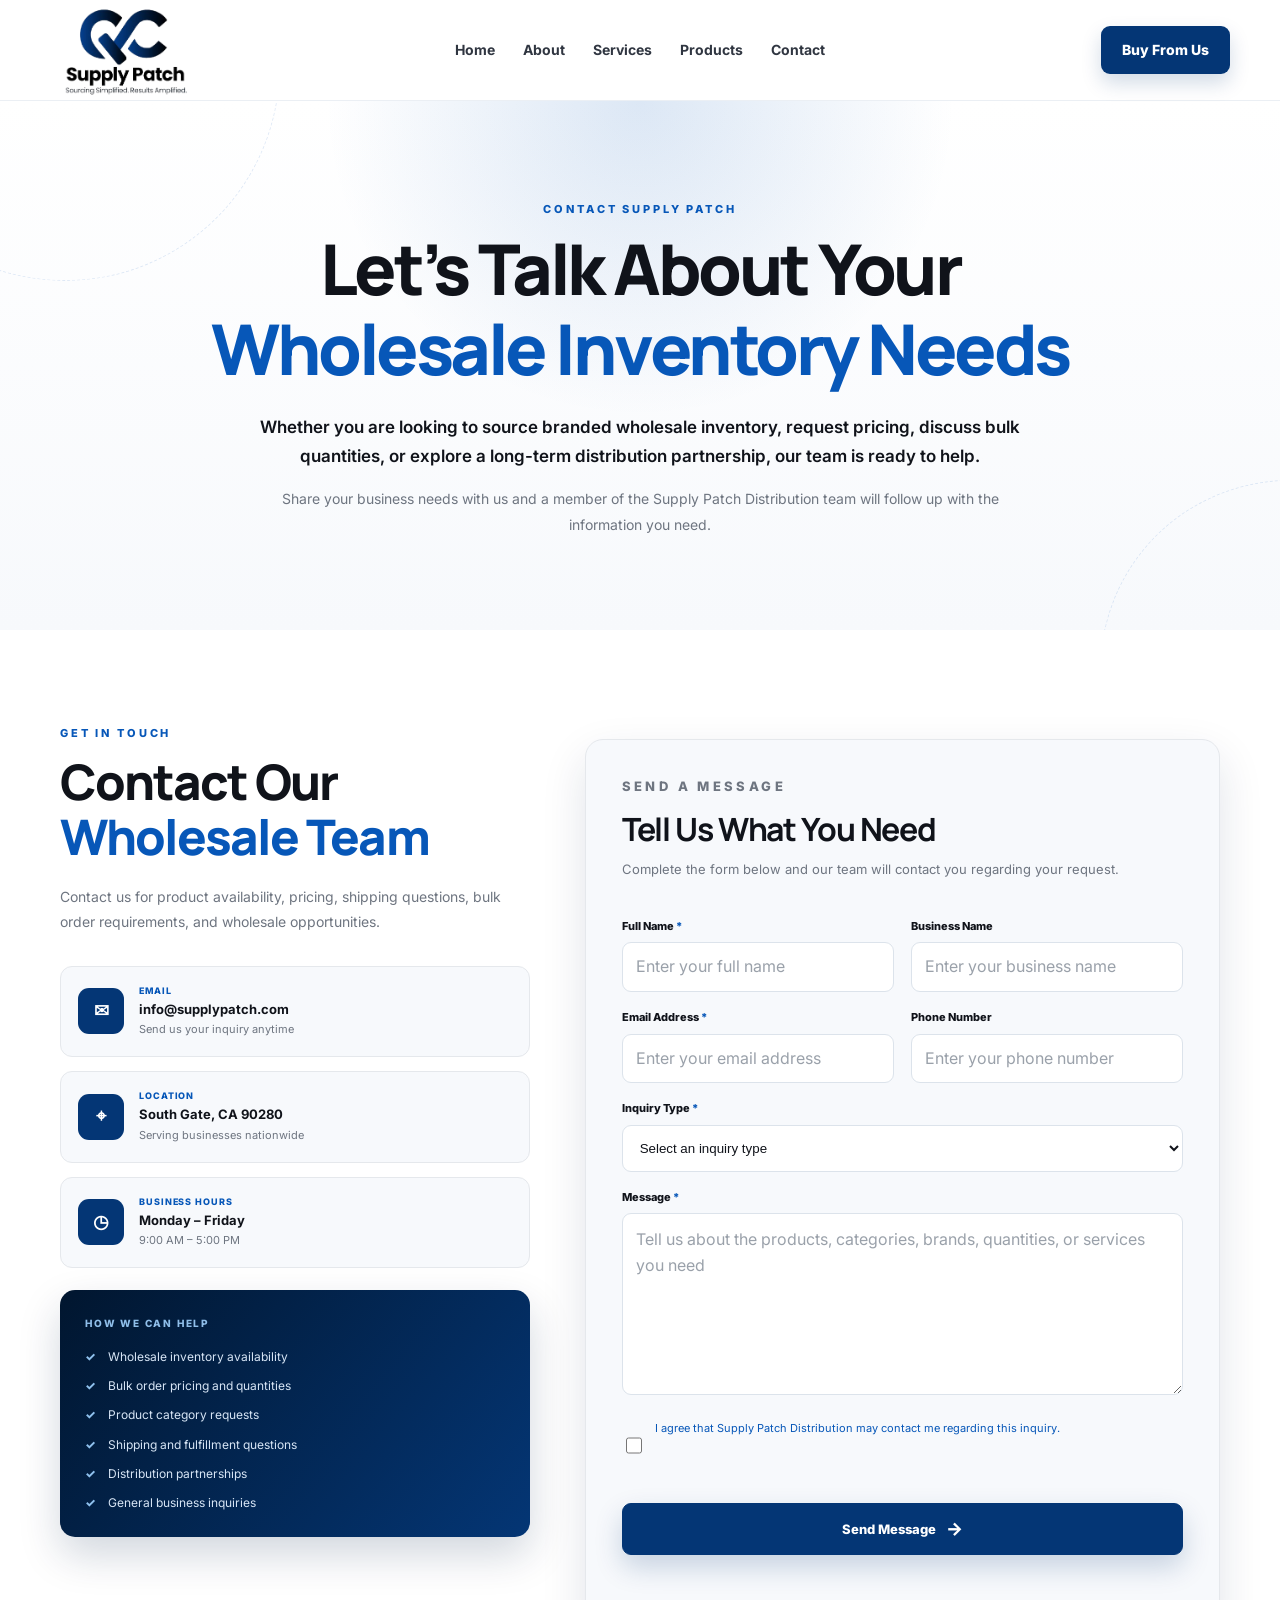
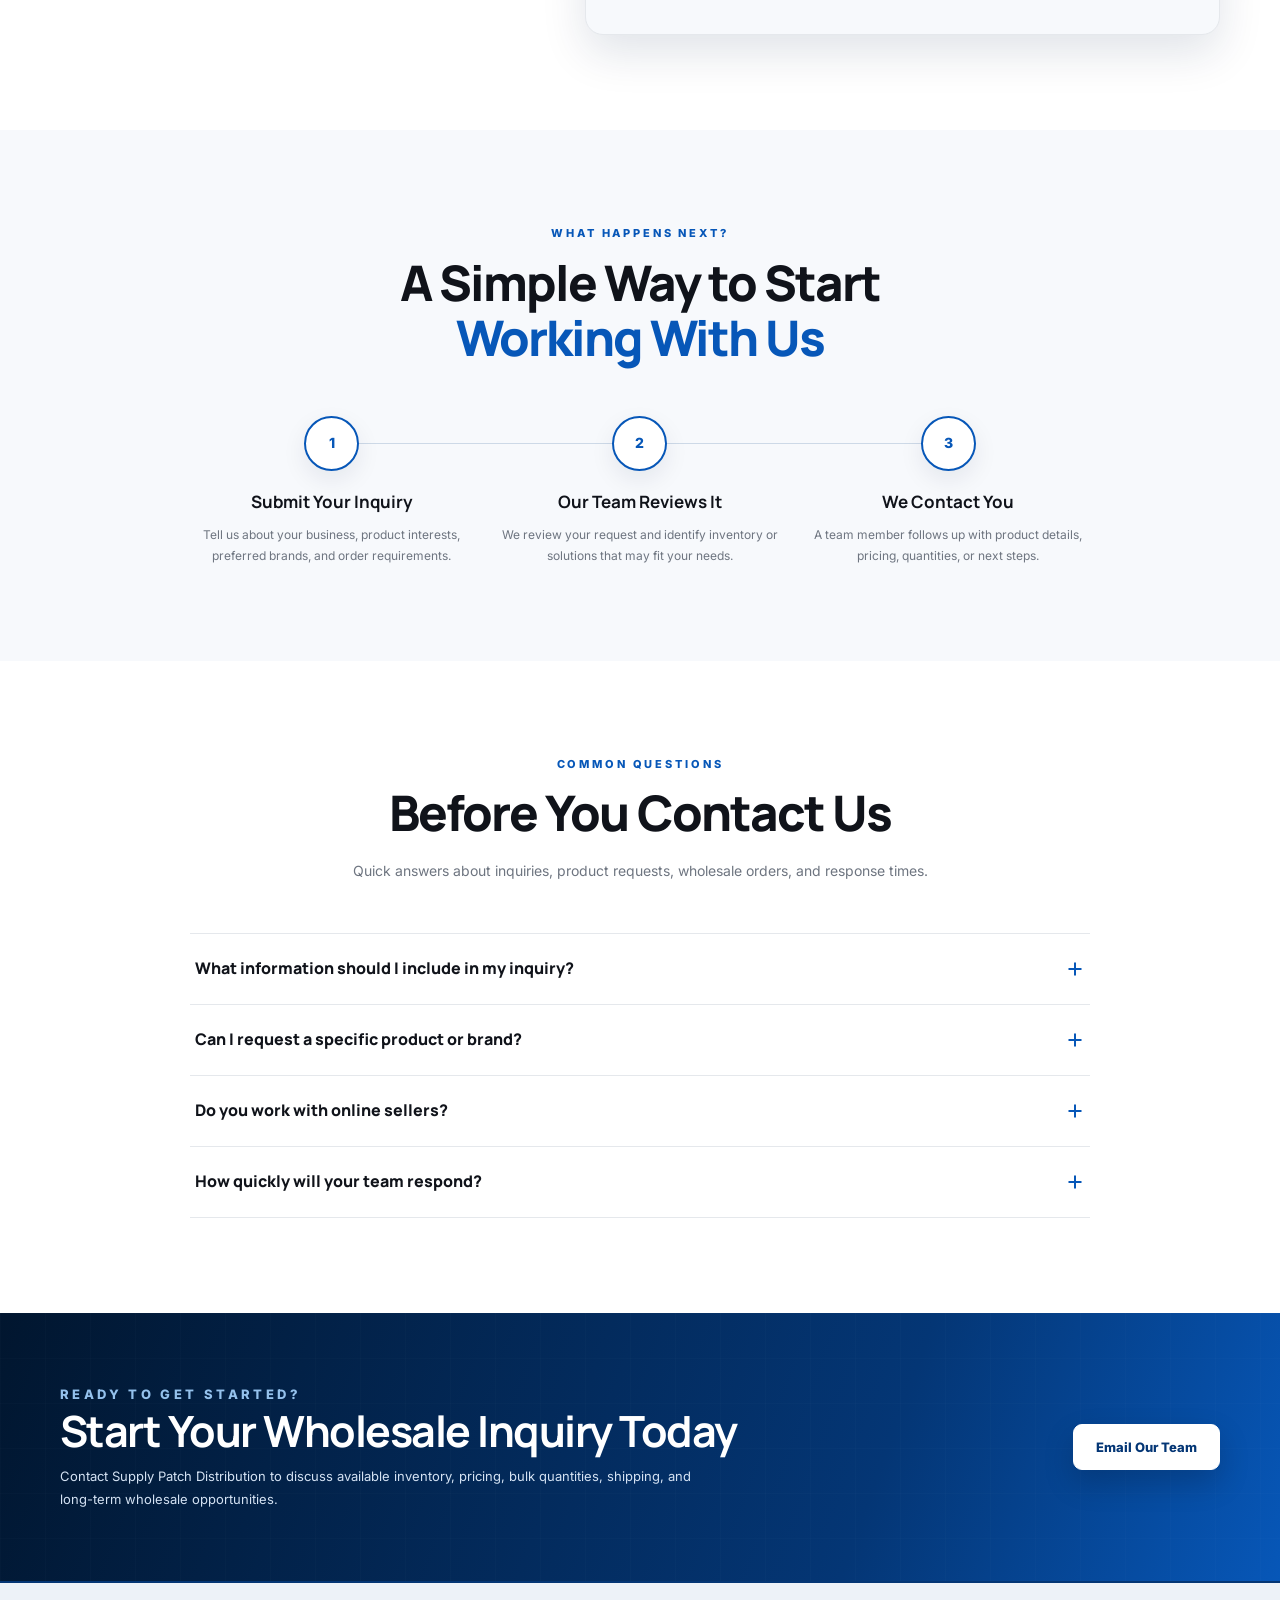
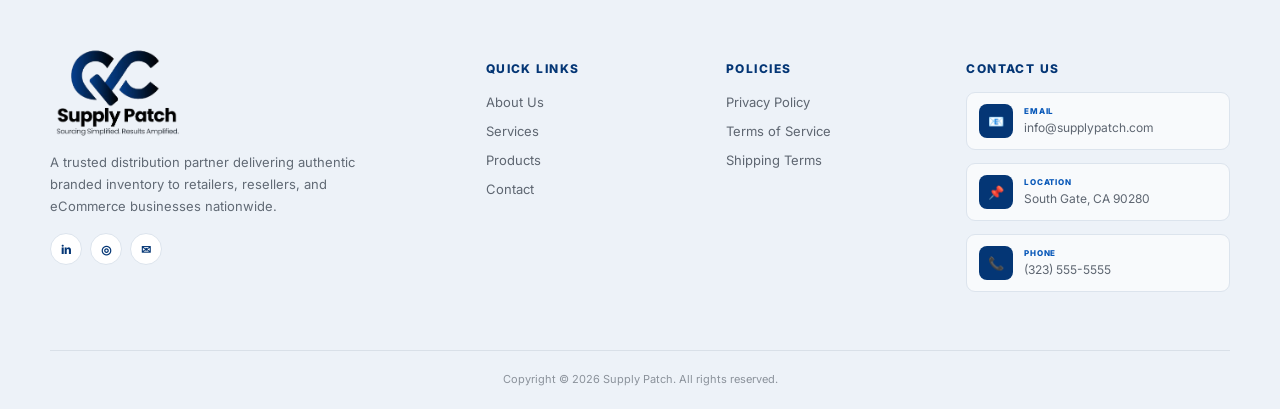
<file: contact.html>
<!DOCTYPE html>
<html lang="en">

<head>
  <meta charset="UTF-8" />
  <meta name="viewport" content="width=device-width, initial-scale=1.0" />
  <meta name="description" content="Supply Patch - Sourcing simplified, results amplified." />
  <title>Contact us </title>
  <link rel="preconnect" href="https://fonts.googleapis.com">
  <link rel="preconnect" href="https://fonts.gstatic.com" crossorigin>
  <link
    href="https://fonts.googleapis.com/css2?family=Inter:wght@400;500;600;700;800&family=Manrope:wght@400;500;600;700;800&display=swap"
    rel="stylesheet">
  <link rel="stylesheet" href="style.css" />
</head>
<body>

  <header class="site-header">
    <div class="container nav-wrap">
      <a href="index.html" class="brand" aria-label="Supply Patch home">
        <img src="logo.png" alt="Supply Patch logo" />
      </a>

      <button class="menu-toggle" aria-label="Toggle menu" aria-expanded="false">
        <span></span><span></span><span></span>
      </button>

      <nav class="main-nav">
        <a class="active" href="index.html">Home</a>
        <a href="about.html">About</a>
        <a href="services.html">Services</a>
        <a href="products.html">Products</a>
        <a href="contact.html">Contact</a>
      </nav>

      <div class="nav-actions">
        <!-- <a class="btn btn-outline" href="#sell">Sell to Us</a> -->
        <a class="btn btn-primary" href="#buy">Buy From Us</a>
      </div>
    </div>
  </header>

 
<main class="contact-page">

  <!-- Hero -->
  <section class="contact-hero">
    <div class="container">

      <div class="contact-hero-content">
        <p class="contact-label">CONTACT SUPPLY PATCH</p>

        <h1>
          Let’s Talk About Your
          <span>Wholesale Inventory Needs</span>
        </h1>

        <p class="contact-lead">
          Whether you are looking to source branded wholesale inventory,
          request pricing, discuss bulk quantities, or explore a long-term
          distribution partnership, our team is ready to help.
        </p>

        <p class="contact-description">
          Share your business needs with us and a member of the Supply Patch
          Distribution team will follow up with the information you need.
        </p>
      </div>

    </div>
  </section>


  <!-- Contact Details + Form -->
  <section class="contact-main-section">
    <div class="container contact-main-grid">

      <!-- Contact Information -->
      <div class="contact-info-column">

        <div class="contact-section-heading">
          <p class="contact-label">GET IN TOUCH</p>

          <h2>
            Contact Our
            <span>Wholesale Team</span>
          </h2>

          <p>
            Contact us for product availability, pricing, shipping questions,
            bulk order requirements, and wholesale opportunities.
          </p>
        </div>


        <div class="contact-info-list">

          <a
            href="mailto:info@supplypatch.com"
            class="contact-info-card"
          >
            <span class="contact-info-icon">✉</span>

            <span class="contact-info-text">
              <small>Email</small>
              <strong>info@supplypatch.com</strong>
              <em>Send us your inquiry anytime</em>
            </span>
          </a>


          <div class="contact-info-card">
            <span class="contact-info-icon">⌖</span>

            <span class="contact-info-text">
              <small>Location</small>
              <strong>South Gate, CA 90280</strong>
              <em>Serving businesses nationwide</em>
            </span>
          </div>


          <div class="contact-info-card">
            <span class="contact-info-icon">◷</span>

            <span class="contact-info-text">
              <small>Business Hours</small>
              <strong>Monday – Friday</strong>
              <em>9:00 AM – 5:00 PM</em>
            </span>
          </div>

        </div>


        <div class="contact-help-card">
          <p class="contact-help-label">HOW WE CAN HELP</p>

          <ul>
            <li>Wholesale inventory availability</li>
            <li>Bulk order pricing and quantities</li>
            <li>Product category requests</li>
            <li>Shipping and fulfillment questions</li>
            <li>Distribution partnerships</li>
            <li>General business inquiries</li>
          </ul>
        </div>

      </div>


      <!-- Contact Form -->
      <div class="contact-form-column">

        <form
          class="contact-form"
          id="contactForm"
          action="#"
          method="post"
        >
          <div class="contact-form-heading">
            <p class="contact-label">SEND A MESSAGE</p>

            <h2>Tell Us What You Need</h2>

            <p>
              Complete the form below and our team will contact you regarding
              your request.
            </p>
          </div>


          <div class="contact-form-grid">

            <div class="contact-field">
              <label for="contact-name">
                Full Name <span>*</span>
              </label>

              <input
                type="text"
                id="contact-name"
                name="name"
                placeholder="Enter your full name"
                autocomplete="name"
                required
              >
            </div>


            <div class="contact-field">
              <label for="contact-business">
                Business Name
              </label>

              <input
                type="text"
                id="contact-business"
                name="business"
                placeholder="Enter your business name"
                autocomplete="organization"
              >
            </div>


            <div class="contact-field">
              <label for="contact-email">
                Email Address <span>*</span>
              </label>

              <input
                type="email"
                id="contact-email"
                name="email"
                placeholder="Enter your email address"
                autocomplete="email"
                required
              >
            </div>


            <div class="contact-field">
              <label for="contact-phone">
                Phone Number
              </label>

              <input
                type="tel"
                id="contact-phone"
                name="phone"
                placeholder="Enter your phone number"
                autocomplete="tel"
              >
            </div>


            <div class="contact-field contact-field-full">
              <label for="contact-subject">
                Inquiry Type <span>*</span>
              </label>

              <select
                id="contact-subject"
                name="subject"
                required
              >
                <option value="" selected disabled>
                  Select an inquiry type
                </option>

                <option value="inventory">
                  Product Availability
                </option>

                <option value="quote">
                  Request a Quote
                </option>

                <option value="bulk-order">
                  Bulk Order Inquiry
                </option>

                <option value="shipping">
                  Shipping Question
                </option>

                <option value="partnership">
                  Business Partnership
                </option>

                <option value="other">
                  General Inquiry
                </option>
              </select>
            </div>


            <div class="contact-field contact-field-full">
              <label for="contact-message">
                Message <span>*</span>
              </label>

              <textarea
                id="contact-message"
                name="message"
                rows="6"
                placeholder="Tell us about the products, categories, brands, quantities, or services you need"
                required
              ></textarea>
            </div>


            <div class="contact-field contact-field-full">
              <label class="contact-checkbox">
                <input
                  type="checkbox"
                  name="consent"
                  required
                >

                <span>
                  I agree that Supply Patch Distribution may contact me
                  regarding this inquiry.
                </span>
              </label>
            </div>

          </div>


          <button type="submit" class="contact-submit-button">
            Send Message
            <span>→</span>
          </button>

          <p
            class="contact-form-status"
            id="contactFormStatus"
            role="status"
          ></p>
        </form>

      </div>

    </div>
  </section>


  <!-- Process -->
  <section class="contact-process-section">
    <div class="container">

      <div class="contact-centered-heading">
        <p class="contact-label">WHAT HAPPENS NEXT?</p>

        <h2>
          A Simple Way to Start
          <span>Working With Us</span>
        </h2>
      </div>


      <div class="contact-process-grid">

        <article class="contact-process-card">
          <div class="contact-process-number">1</div>

          <h3>Submit Your Inquiry</h3>

          <p>
            Tell us about your business, product interests, preferred brands,
            and order requirements.
          </p>
        </article>


        <article class="contact-process-card">
          <div class="contact-process-number">2</div>

          <h3>Our Team Reviews It</h3>

          <p>
            We review your request and identify inventory or solutions that
            may fit your needs.
          </p>
        </article>


        <article class="contact-process-card">
          <div class="contact-process-number">3</div>

          <h3>We Contact You</h3>

          <p>
            A team member follows up with product details, pricing, quantities,
            or next steps.
          </p>
        </article>

      </div>
    </div>
  </section>


  <!-- FAQ -->
  <section class="contact-faq-section">
    <div class="container contact-faq-container">

      <div class="contact-centered-heading">
        <p class="contact-label">COMMON QUESTIONS</p>

        <h2>Before You Contact Us</h2>

        <p>
          Quick answers about inquiries, product requests, wholesale orders,
          and response times.
        </p>
      </div>


      <div class="contact-faq-list">

        <details class="contact-faq-item">
          <summary>
            What information should I include in my inquiry?
            <span class="contact-faq-plus"></span>
          </summary>

          <div class="contact-faq-answer">
            <p>
              Include your business name, preferred product categories,
              desired brands, approximate order quantity, and any delivery or
              timing requirements.
            </p>
          </div>
        </details>


        <details class="contact-faq-item">
          <summary>
            Can I request a specific product or brand?
            <span class="contact-faq-plus"></span>
          </summary>

          <div class="contact-faq-answer">
            <p>
              Yes. Our inventory changes regularly, and our sourcing network
              may have additional products beyond those shown on the website.
            </p>
          </div>
        </details>


        <details class="contact-faq-item">
          <summary>
            Do you work with online sellers?
            <span class="contact-faq-plus"></span>
          </summary>

          <div class="contact-faq-answer">
            <p>
              Yes. We work with Amazon sellers, Walmart Marketplace sellers,
              Shopify businesses, eBay sellers, retailers, distributors, and
              other eCommerce businesses.
            </p>
          </div>
        </details>


        <details class="contact-faq-item">
          <summary>
            How quickly will your team respond?
            <span class="contact-faq-plus"></span>
          </summary>

          <div class="contact-faq-answer">
            <p>
              Response times may vary, but our team works to review and respond
              to business inquiries as quickly as possible during normal
              business hours.
            </p>
          </div>
        </details>

      </div>
    </div>
  </section>


  <!-- CTA -->
  <section class="contact-final-cta">
    <div class="container">

      <div class="contact-final-cta-content">

        <div>
          <p class="contact-label">READY TO GET STARTED?</p>

          <h2>Start Your Wholesale Inquiry Today</h2>

          <p>
            Contact Supply Patch Distribution to discuss available inventory,
            pricing, bulk quantities, shipping, and long-term wholesale
            opportunities.
          </p>
        </div>

        <a
          href="mailto:adam.james@supplypatch.com"
          class="contact-email-button"
        >
          Email Our Team
        </a>

      </div>

    </div>
  </section>

</main>     
  

 <footer>
  <div class="container footer-grid">

    <div class="footer-brand">
      <img src="logo.png" alt="Supply Patch">

      <p>
        A trusted distribution partner delivering authentic branded inventory
        to retailers, resellers, and eCommerce businesses nationwide.
      </p>

      <div class="socials">
        <a href="#" aria-label="LinkedIn">in</a>
        <a href="#" aria-label="Instagram">◎</a>

        <a
          href="mailto:adam.james@supplypatch.com"
          aria-label="Email"
        >
          ✉
        </a>
      </div>
    </div>


    <div>
      <h4>QUICK LINKS</h4>

      <a href="about.html">About Us</a>
      <a href="services.html">Services</a>
      <a href="products.html">Products</a>
      <a href="contact.html">Contact</a>
    </div>


    <div>
      <h4>POLICIES</h4>

      <a href="privacy-policy.html">
        Privacy Policy
      </a>

      <a href="terms-of-service.html">
        Terms of Service
      </a>
      <a href="shipping.html">
        Shipping Terms
      </a>
    </div>


    <div class="footer-contact">
      <h4>CONTACT US</h4>

      <a
        href="mailto:info@supplypatch.com"
        class="footer-contact-item"
      >
        <span class="footer-contact-icon">📧</span>

        <span>
          <small>Email</small>
         info@supplypatch.com
        </span>
      </a>

      <div class="footer-contact-item">
        <span class="footer-contact-icon">📌</span>

        <span>
          <small>Location</small>
          South Gate, CA 90280
        </span>
      </div>

      <div class="footer-contact-item">
        <span class="footer-contact-icon">📞</span>

        <span>
          <small>phone</small>
          (323) 555-5555
        </span>
      </div>
    </div>

  </div>


  <div class="container footer-bottom">
    <p>
      Copyright © 2026 Supply Patch. All rights reserved.
    </p>
  </div>
</footer>

  <script src="script.js"></script>

 
</body>

</html>
</file>
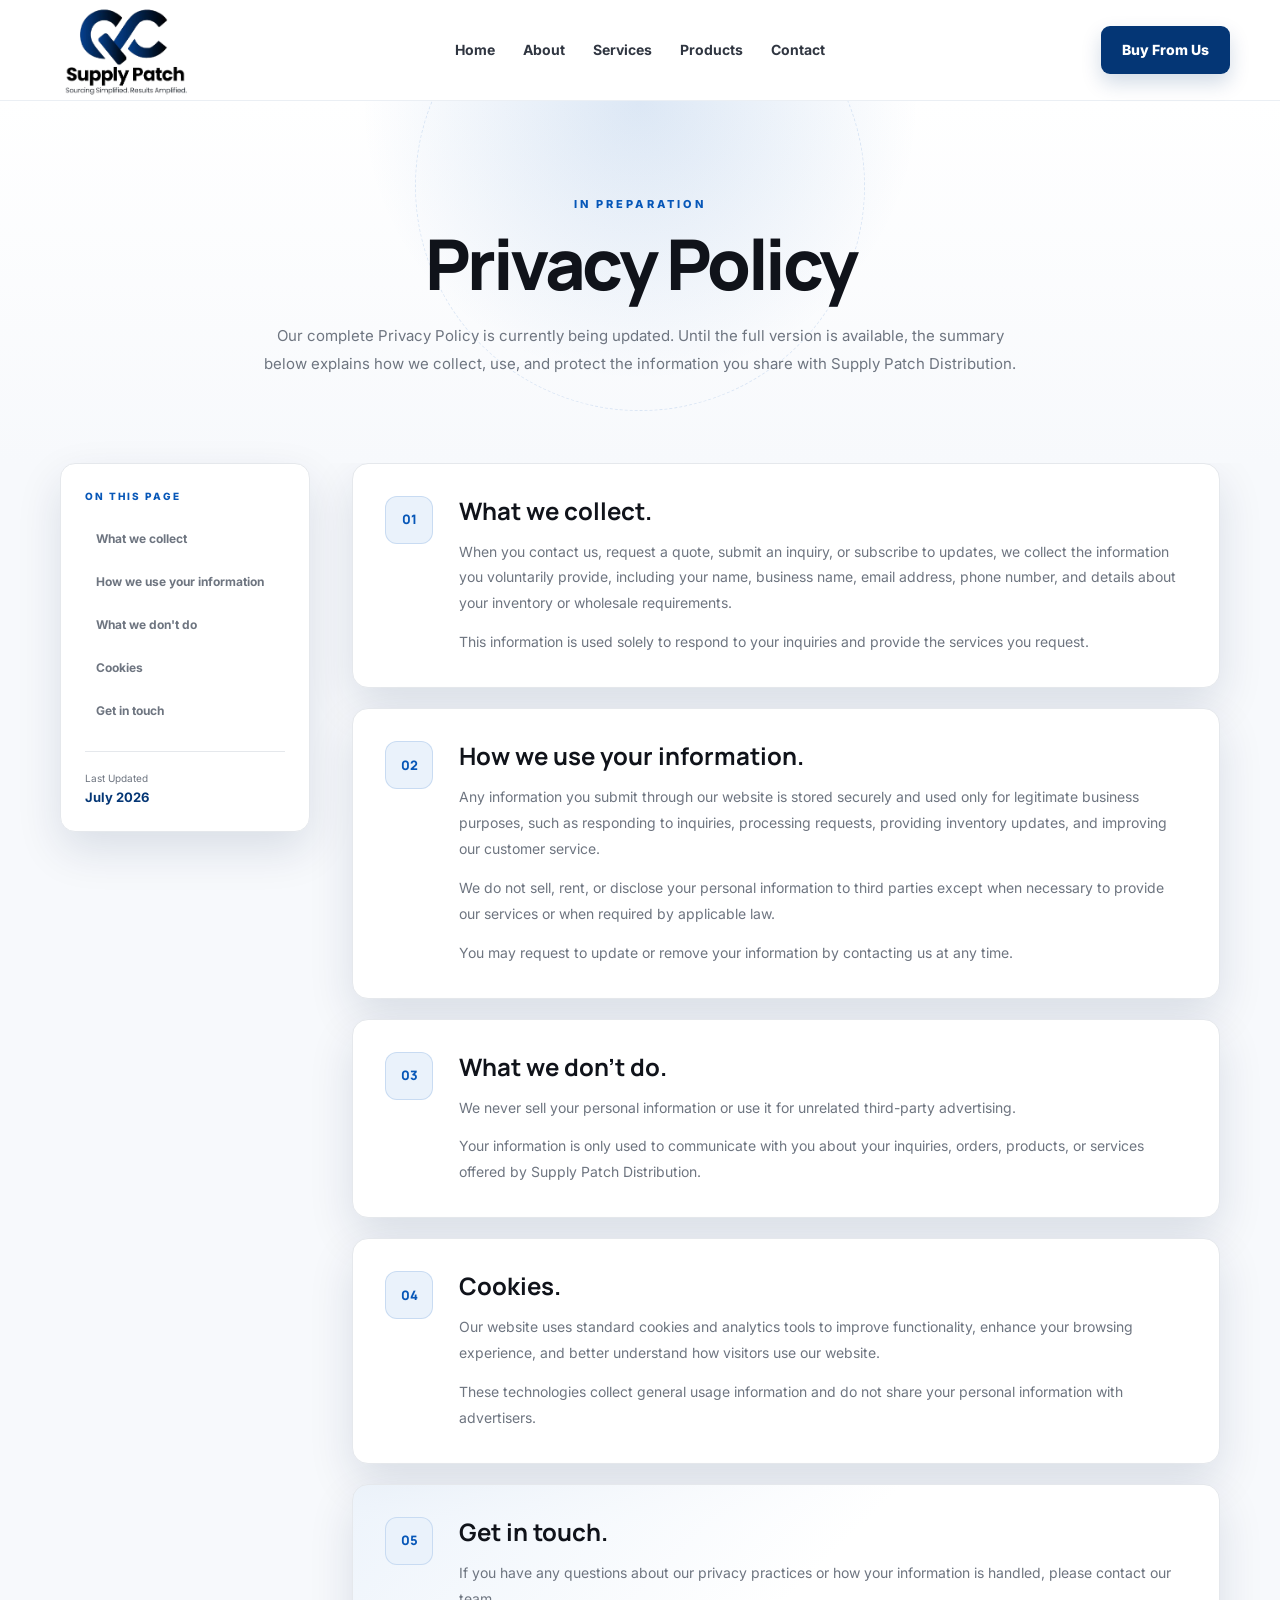
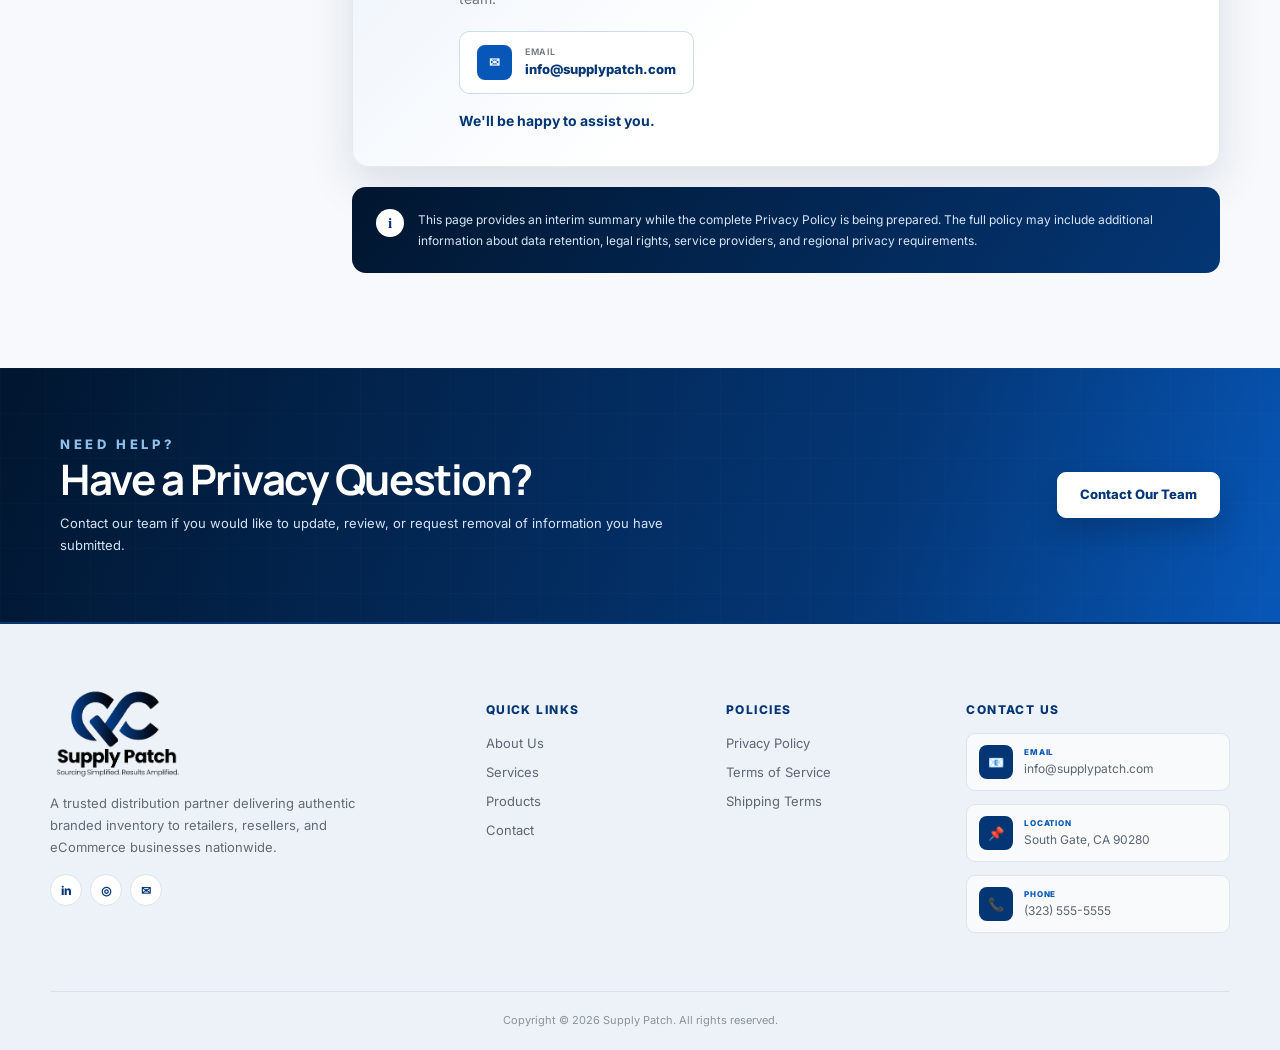
<file: privacy-policy.html>
<!DOCTYPE html>
<html lang="en">

<head>
    <meta charset="UTF-8" />
    <meta name="viewport" content="width=device-width, initial-scale=1.0" />
    <meta name="description" content="Supply Patch - Sourcing simplified, results amplified." />
    <title>privacy policy </title>
    <link rel="preconnect" href="https://fonts.googleapis.com">
    <link rel="preconnect" href="https://fonts.gstatic.com" crossorigin>
    <link
        href="https://fonts.googleapis.com/css2?family=Inter:wght@400;500;600;700;800&family=Manrope:wght@400;500;600;700;800&display=swap"
        rel="stylesheet">
    <link rel="stylesheet" href="style.css" />

<style>
    
    .privacy-page {
        color: var(--ink);
        background: var(--surface);
    }

    .privacy-page *,
    .privacy-page *::before,
    .privacy-page *::after {
        box-sizing: border-box;
    }

    .privacy-page .container {
        width: min(1160px, calc(100% - 40px));
        margin-inline: auto;
    }

    .section-label {
        margin: 0 0 13px;

        color: var(--blue);

        font-size: 11px;
        font-weight: 800;
        letter-spacing: 0.28em;
    }


    /* Privacy Hero */

    .privacy-hero {
        position: relative;

        padding: 95px 0 85px;

        overflow: hidden;

        background:
            radial-gradient(circle at 50% 0%,
                rgba(7, 87, 184, 0.14),
                transparent 38%),
            linear-gradient(180deg,
                #ffffff,
                var(--surface));
    }

    .privacy-hero::before {
        content: "";

        position: absolute;
        top: -140px;
        left: 50%;

        width: 450px;
        height: 450px;

        border: 1px dashed rgba(7, 87, 184, 0.12);
        border-radius: 50%;

        transform: translateX(-50%);
    }

    .privacy-heading {
        position: relative;
        z-index: 2;

        max-width: 820px;
        margin: auto;

        text-align: center;
    }

    .privacy-heading h1 {
        margin: 0 0 22px;

        color: var(--ink);

        font-family: "Manrope", sans-serif;
        font-size: clamp(42px, 6vw, 70px);
        font-weight: 800;
        line-height: 1.05;
        letter-spacing: -0.05em;
    }

    .privacy-intro {
        max-width: 760px;
        margin: 0 auto;

        color: var(--muted);

        font-size: 15px;
        line-height: 1.85;
    }

    .privacy-status {
        width: fit-content;

        display: flex;
        align-items: center;
        gap: 9px;

        margin: 27px auto 0;

        padding: 9px 15px;

        color: var(--navy);
        background: var(--blue-soft);

        border: 1px solid rgba(7, 87, 184, 0.16);
        border-radius: 999px;

        font-size: 12px;
        font-weight: 700;
    }

    .status-dot {
        width: 8px;
        height: 8px;

        background: var(--blue);
        border-radius: 50%;

        box-shadow: 0 0 0 5px rgba(7, 87, 184, 0.1);

        animation: privacyPulse 1.8s ease-in-out infinite;
    }


    /* Content Layout */

    .privacy-content-section {
        padding: 0 0 95px;

        background: var(--surface);
    }

    .privacy-layout {
        display: grid;
        grid-template-columns: 250px minmax(0, 1fr);
        align-items: start;
        gap: 42px;
    }


    /* Sidebar */

    .privacy-sidebar {
        position: sticky;
        top: 110px;
    }

    .privacy-sidebar-card {
        padding: 24px;

        background: var(--white);

        border: 1px solid var(--line);
        border-radius: 15px;

        box-shadow: var(--shadow);
    }

    .sidebar-label {
        margin: 0 0 15px;

        color: var(--blue);

        font-size: 10px;
        font-weight: 800;
        letter-spacing: 0.2em;
    }

    .privacy-nav {
        display: grid;
        gap: 4px;
    }

    .privacy-nav a {
        display: block;

        padding: 10px 11px;

        color: var(--muted);

        border-radius: 7px;

        font-size: 12px;
        font-weight: 700;
        text-decoration: none;

        transition:
            color 0.25s ease,
            background 0.25s ease,
            transform 0.25s ease;
    }

    .privacy-nav a:hover {
        color: var(--navy);
        background: var(--blue-soft);

        transform: translateX(4px);
    }

    .privacy-updated {
        display: grid;
        gap: 1px;

        margin-top: 20px;
        padding-top: 18px;

        border-top: 1px solid var(--line);
    }

    .privacy-updated span {
        color: var(--muted);

        font-size: 10px;
    }

    .privacy-updated strong {
        color: var(--navy);

        font-size: 13px;
    }


    /* Privacy Document */

    .privacy-document {
        display: grid;
        gap: 20px;
    }

    .privacy-card {
        display: grid;
        grid-template-columns: 52px minmax(0, 1fr);
        gap: 22px;

        padding: 32px;

        background: var(--white);

        border: 1px solid var(--line);
        border-radius: 16px;

        box-shadow: var(--shadow);

        scroll-margin-top: 120px;

        transition:
            transform 0.28s ease,
            border-color 0.28s ease,
            box-shadow 0.28s ease;
    }

    .privacy-card:hover {
        transform: translateY(-4px);

        border-color: rgba(7, 87, 184, 0.24);

        box-shadow:
            0 23px 55px rgba(2, 31, 70, 0.14);
    }

    .privacy-number {
        width: 48px;
        height: 48px;

        display: grid;
        place-items: center;

        color: var(--blue);
        background: var(--blue-soft);

        border: 1px solid rgba(7, 87, 184, 0.15);
        border-radius: 12px;

        font-family: "Manrope", sans-serif;
        font-size: 13px;
        font-weight: 800;
    }

    .privacy-card-content h2 {
        margin: 0 0 13px;

        color: var(--ink);

        font-family: "Manrope", sans-serif;
        font-size: 24px;
        line-height: 1.25;
    }

    .privacy-card-content p {
        margin: 0 0 13px;

        color: var(--muted);

        font-size: 14px;
        line-height: 1.85;
    }

    .privacy-card-content p:last-child {
        margin-bottom: 0;
    }


    /* Contact Card */

    .privacy-contact-card {
        background:
            linear-gradient(135deg,
                rgba(234, 242, 251, 0.75),
                #ffffff 48%);
    }

    .privacy-email {
        width: fit-content;

        display: inline-flex;
        align-items: center;
        gap: 13px;

        margin: 6px 0 14px;
        padding: 13px 17px;

        color: var(--navy);
        background: var(--white);

        border: 1px solid rgba(7, 87, 184, 0.2);
        border-radius: 10px;

        font-size: 13px;
        font-weight: 800;
        text-decoration: none;

        transition:
            color 0.25s ease,
            background 0.25s ease,
            transform 0.25s ease;
    }

    .privacy-email:hover {
        color: var(--white);
        background: var(--navy);

        transform: translateY(-2px);
    }

    .privacy-email-icon {
        width: 35px;
        height: 35px;

        display: grid;
        place-items: center;

        color: var(--white);
        background: var(--blue);

        border-radius: 8px;
    }

    .privacy-email small {
        display: block;

        color: var(--muted);

        font-size: 9px;
        font-weight: 600;
        letter-spacing: 0.08em;
        text-transform: uppercase;
    }

    .privacy-email:hover small {
        color: #cfdef0;
    }

    .privacy-assistance {
        color: var(--navy) !important;
        font-weight: 700;
    }


    /* Temporary Policy Note */

    .privacy-note {
        display: flex;
        align-items: flex-start;
        gap: 14px;

        padding: 22px 24px;

        color: #d8e6f6;
        background:
            linear-gradient(125deg,
                var(--navy-deep),
                var(--navy));

        border-radius: 14px;
    }

    .privacy-note-icon {
        width: 28px;
        height: 28px;

        flex: 0 0 28px;

        display: grid;
        place-items: center;

        color: var(--navy);
        background: var(--white);

        border-radius: 50%;

        font-family: Georgia, serif;
        font-size: 15px;
        font-weight: 800;
    }

    .privacy-note p {
        margin: 0;

        font-size: 12px;
        line-height: 1.75;
    }


    /* CTA */

    .privacy-cta {
        position: relative;

        padding: 65px 0;

        overflow: hidden;

        color: var(--white);
        background:
            linear-gradient(110deg,
                var(--navy-deep),
                var(--navy) 68%,
                var(--blue));
    }

    .privacy-cta::before {
        content: "";

        position: absolute;
        inset: 0;

        opacity: 0.1;

        background-image:
            linear-gradient(rgba(255, 255, 255, 0.15) 1px,
                transparent 1px),
            linear-gradient(90deg,
                rgba(255, 255, 255, 0.15) 1px,
                transparent 1px);

        background-size: 45px 45px;
    }

    .privacy-cta-content {
        position: relative;
        z-index: 2;

        display: flex;
        align-items: center;
        justify-content: space-between;
        gap: 35px;
    }

    .privacy-cta .section-label {
        color: #8fbee9;
    }

    .privacy-cta h2 {
        margin: 0 0 8px;

        color: var(--white);

        font-family: "Manrope", sans-serif;
        font-size: clamp(28px, 4vw, 42px);
        line-height: 1.15;
        letter-spacing: -0.035em;
    }

    .privacy-cta p {
        max-width: 650px;
        margin: 0;

        color: #d5e4f4;

        font-size: 13px;
        line-height: 1.75;
    }

    .privacy-button {
        flex-shrink: 0;

        display: inline-flex;
        align-items: center;
        justify-content: center;

        min-height: 46px;

        padding: 11px 22px;

        color: var(--navy);
        background: var(--white);

        border: 1px solid var(--white);
        border-radius: 9px;

        font-size: 13px;
        font-weight: 800;
        text-decoration: none;

        box-shadow: 0 13px 30px rgba(0, 0, 0, 0.18);

        transition:
            color 0.25s ease,
            background 0.25s ease,
            transform 0.25s ease;
    }

    .privacy-button:hover {
        color: var(--white);
        background: transparent;

        transform: translateY(-3px);
    }


    /* Animation */

    @keyframes privacyPulse {

        0%,
        100% {
            box-shadow: 0 0 0 5px rgba(7, 87, 184, 0.1);
        }

        50% {
            box-shadow: 0 0 0 8px rgba(7, 87, 184, 0.04);
        }
    }


    /* Tablet */

    @media (max-width: 900px) {

        .privacy-layout {
            grid-template-columns: 1fr;
        }

        .privacy-sidebar {
            position: static;
        }

        .privacy-sidebar-card {
            padding: 20px;
        }

        .privacy-nav {
            grid-template-columns: repeat(3, 1fr);
        }

        .privacy-updated {
            display: flex;
            align-items: center;
            justify-content: space-between;
        }
    }


    /* Mobile */

    @media (max-width: 680px) {

        .privacy-page .container {
            width: min(100% - 28px, 1160px);
        }

        .privacy-hero {
            padding: 68px 0 60px;
        }

        .privacy-content-section {
            padding: 55px 0 70px;
        }

        .privacy-nav {
            grid-template-columns: 1fr 1fr;
        }

        .privacy-card {
            grid-template-columns: 1fr;

            padding: 25px;
        }

        .privacy-number {
            width: 43px;
            height: 43px;
        }

        .privacy-card-content h2 {
            font-size: 21px;
        }

        .privacy-cta-content {
            flex-direction: column;
            align-items: flex-start;
        }
    }


    /* Small Mobile */

    @media (max-width: 450px) {

        .privacy-heading h1 {
            font-size: 42px;
        }

        .privacy-intro {
            font-size: 14px;
        }

        .privacy-nav {
            grid-template-columns: 1fr;
        }

        .privacy-card {
            padding: 22px;
        }

        .privacy-email {
            width: 100%;

            overflow-wrap: anywhere;
        }

        .privacy-note {
            flex-direction: column;
        }

        .privacy-button {
            width: 100%;
        }
    }


    /* Reduced Motion */

    @media (prefers-reduced-motion: reduce) {

        .status-dot {
            animation: none;
        }

        .privacy-card,
        .privacy-nav a,
        .privacy-email,
        .privacy-button {
            transition: none;
        }
    }
</style>
</head>

<body>
    <header class="site-header">
    <div class="container nav-wrap">
      <a href="index.html" class="brand" aria-label="Supply Patch home">
        <img src="logo.png" alt="Supply Patch logo" />
      </a>

      <button class="menu-toggle" aria-label="Toggle menu" aria-expanded="false">
        <span></span><span></span><span></span>
      </button>

      <nav class="main-nav">
        <a class="active" href="index.html">Home</a>
         <a href="about.html">About</a>
        <a href="services.html">Services</a>
        <a href="products.html">Products</a>
        <a href="#contact">Contact</a>
      </nav>

      <div class="nav-actions">
        <!-- <a class="btn btn-outline" href="#sell">Sell to Us</a> -->
        <a class="btn btn-primary" href="#buy">Buy From Us</a>
      </div>
    </div>
  </header>

    <main class="privacy-page">

        <section class="privacy-hero">
            <div class="container">

                <div class="privacy-heading">
                    <p class="section-label">IN PREPARATION</p>

                    <h1>Privacy Policy</h1>

                    <p class="privacy-intro">
                        Our complete Privacy Policy is currently being updated. Until the
                        full version is available, the summary below explains how we collect,
                        use, and protect the information you share with Supply Patch Distribution.
                    </p>

                    <!-- <div class="privacy-status">
                        <span class="status-dot"></span>
                        Full policy currently being prepared
                    </div> -->
                </div>

            </div>
        </section>


        <section class="privacy-content-section">
            <div class="container privacy-layout">

                <aside class="privacy-sidebar">
                    <div class="privacy-sidebar-card">
                        <p class="sidebar-label">ON THIS PAGE</p>

                        <nav class="privacy-nav">
                            <a href="#what-we-collect">What we collect</a>
                            <a href="#how-we-use">How we use your information</a>
                            <a href="#what-we-dont-do">What we don't do</a>
                            <a href="#cookies">Cookies</a>
                            <a href="#get-in-touch">Get in touch</a>
                        </nav>

                        <div class="privacy-updated">
                            <span>Last Updated</span>
                            <strong>July 2026</strong>
                        </div>
                    </div>
                </aside>


                <article class="privacy-document">

                    <section class="privacy-card" id="what-we-collect">
                        <div class="privacy-number">01</div>

                        <div class="privacy-card-content">
                            <h2>What we collect.</h2>

                            <p>
                                When you contact us, request a quote, submit an inquiry, or
                                subscribe to updates, we collect the information you voluntarily
                                provide, including your name, business name, email address, phone
                                number, and details about your inventory or wholesale requirements.
                            </p>

                            <p>
                                This information is used solely to respond to your inquiries and
                                provide the services you request.
                            </p>
                        </div>
                    </section>


                    <section class="privacy-card" id="how-we-use">
                        <div class="privacy-number">02</div>

                        <div class="privacy-card-content">
                            <h2>How we use your information.</h2>

                            <p>
                                Any information you submit through our website is stored securely
                                and used only for legitimate business purposes, such as responding
                                to inquiries, processing requests, providing inventory updates,
                                and improving our customer service.
                            </p>

                            <p>
                                We do not sell, rent, or disclose your personal information to
                                third parties except when necessary to provide our services or
                                when required by applicable law.
                            </p>

                            <p>
                                You may request to update or remove your information by contacting
                                us at any time.
                            </p>
                        </div>
                    </section>


                    <section class="privacy-card" id="what-we-dont-do">
                        <div class="privacy-number">03</div>

                        <div class="privacy-card-content">
                            <h2>What we don't do.</h2>

                            <p>
                                We never sell your personal information or use it for unrelated
                                third-party advertising.
                            </p>

                            <p>
                                Your information is only used to communicate with you about your
                                inquiries, orders, products, or services offered by Supply Patch
                                Distribution.
                            </p>
                        </div>
                    </section>


                    <section class="privacy-card" id="cookies">
                        <div class="privacy-number">04</div>

                        <div class="privacy-card-content">
                            <h2>Cookies.</h2>

                            <p>
                                Our website uses standard cookies and analytics tools to improve
                                functionality, enhance your browsing experience, and better
                                understand how visitors use our website.
                            </p>

                            <p>
                                These technologies collect general usage information and do not
                                share your personal information with advertisers.
                            </p>
                        </div>
                    </section>


                    <section class="privacy-card privacy-contact-card" id="get-in-touch">
                        <div class="privacy-number">05</div>

                        <div class="privacy-card-content">
                            <h2>Get in touch.</h2>

                            <p>
                                If you have any questions about our privacy practices or how your
                                information is handled, please contact our team.
                            </p>

                            <a href="mailto:info@supplypatch.com" class="privacy-email">
                                <span class="privacy-email-icon">✉</span>

                                <span>
                                    <small>Email</small>
                                    info@supplypatch.com
                                </span>
                            </a>

                            <p class="privacy-assistance">
                                We'll be happy to assist you.
                            </p>
                        </div>
                    </section>


                    <div class="privacy-note">
                        <div class="privacy-note-icon">i</div>

                        <p>
                            This page provides an interim summary while the complete Privacy
                            Policy is being prepared. The full policy may include additional
                            information about data retention, legal rights, service providers,
                            and regional privacy requirements.
                        </p>
                    </div>

                </article>
            </div>
        </section>


        <section class="privacy-cta">
            <div class="container">
                <div class="privacy-cta-content">

                    <div>
                        <p class="section-label">NEED HELP?</p>

                        <h2>Have a Privacy Question?</h2>

                        <p>
                            Contact our team if you would like to update, review, or request
                            removal of information you have submitted.
                        </p>
                    </div>

                    <a href="mailto:adam.james@supplypatch.com" class="privacy-button">
                        Contact Our Team
                    </a>

                </div>
            </div>
        </section>

    </main>
   <footer>
  <div class="container footer-grid">

    <div class="footer-brand">
      <img src="logo.png" alt="Supply Patch">

      <p>
        A trusted distribution partner delivering authentic branded inventory
        to retailers, resellers, and eCommerce businesses nationwide.
      </p>

      <div class="socials">
        <a href="#" aria-label="LinkedIn">in</a>
        <a href="#" aria-label="Instagram">◎</a>

        <a
          href="mailto:info@supplypatch.com"
          aria-label="Email"
        >
          ✉
        </a>
      </div>
    </div>


    <div>
      <h4>QUICK LINKS</h4>

      <a href="about.html">About Us</a>
      <a href="services.html">Services</a>
      <a href="products.html">Products</a>
      <a href="contact.html">Contact</a>
    </div>


    <div>
      <h4>POLICIES</h4>

      <a href="privacy-policy.html">
        Privacy Policy
      </a>

      <a href="terms-of-service.html">
        Terms of Service
      </a>
      <a href="shipping.html">
        Shipping Terms
      </a>
    </div>


    <div class="footer-contact">
      <h4>CONTACT US</h4>

      <a
        href="mailto:info@supplypatch.com"
        class="footer-contact-item"
      >
        <span class="footer-contact-icon">📧</span>

        <span>
          <small>Email</small>
         info@supplypatch.com
        </span>
      </a>

      <div class="footer-contact-item">
        <span class="footer-contact-icon">📌</span>

        <span>
          <small>Location</small>
          South Gate, CA 90280
        </span>
      </div>

      <div class="footer-contact-item">
        <span class="footer-contact-icon">📞</span>

        <span>
          <small>phone</small>
          (323) 555-5555
        </span>
      </div>
    </div>

  </div>


  <div class="container footer-bottom">
    <p>
      Copyright © 2026 Supply Patch. All rights reserved.
    </p>
  </div>
</footer>

    <script src="script.js"></script>
</body>

</html>
</file>
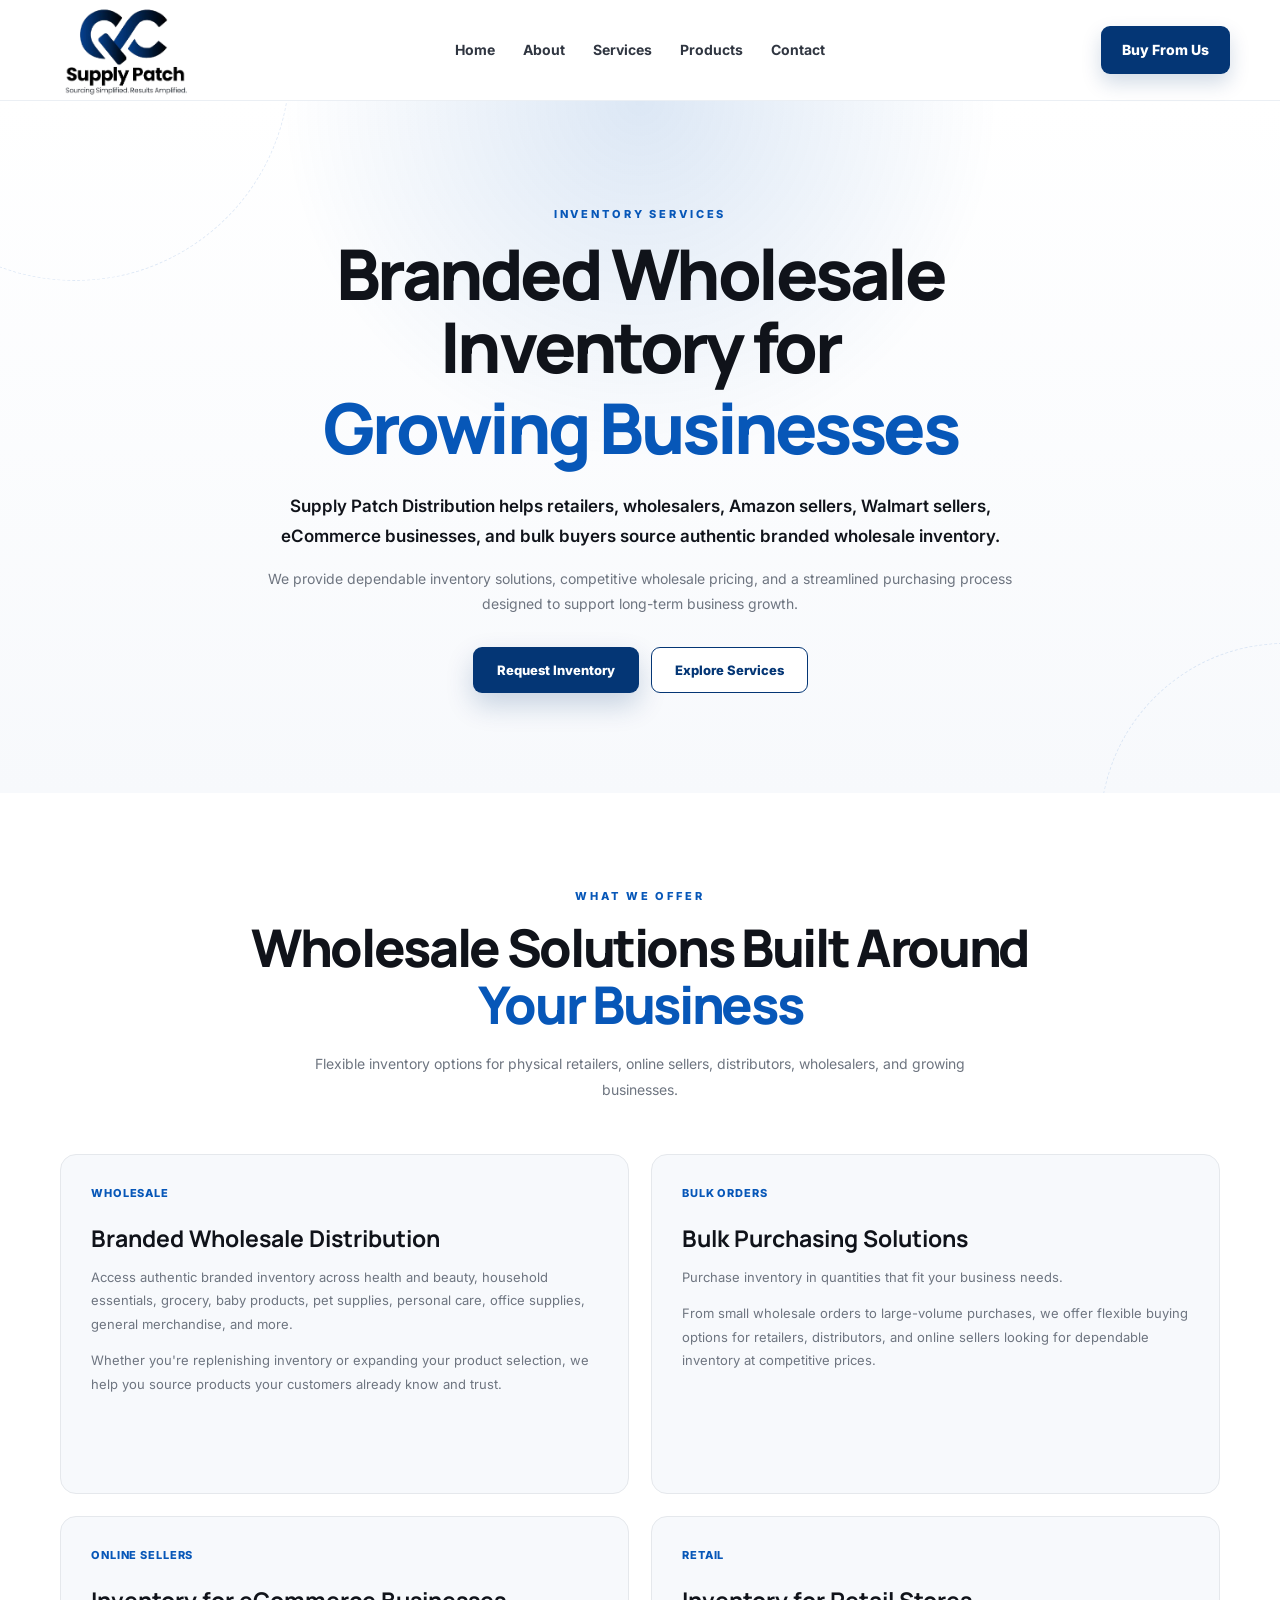
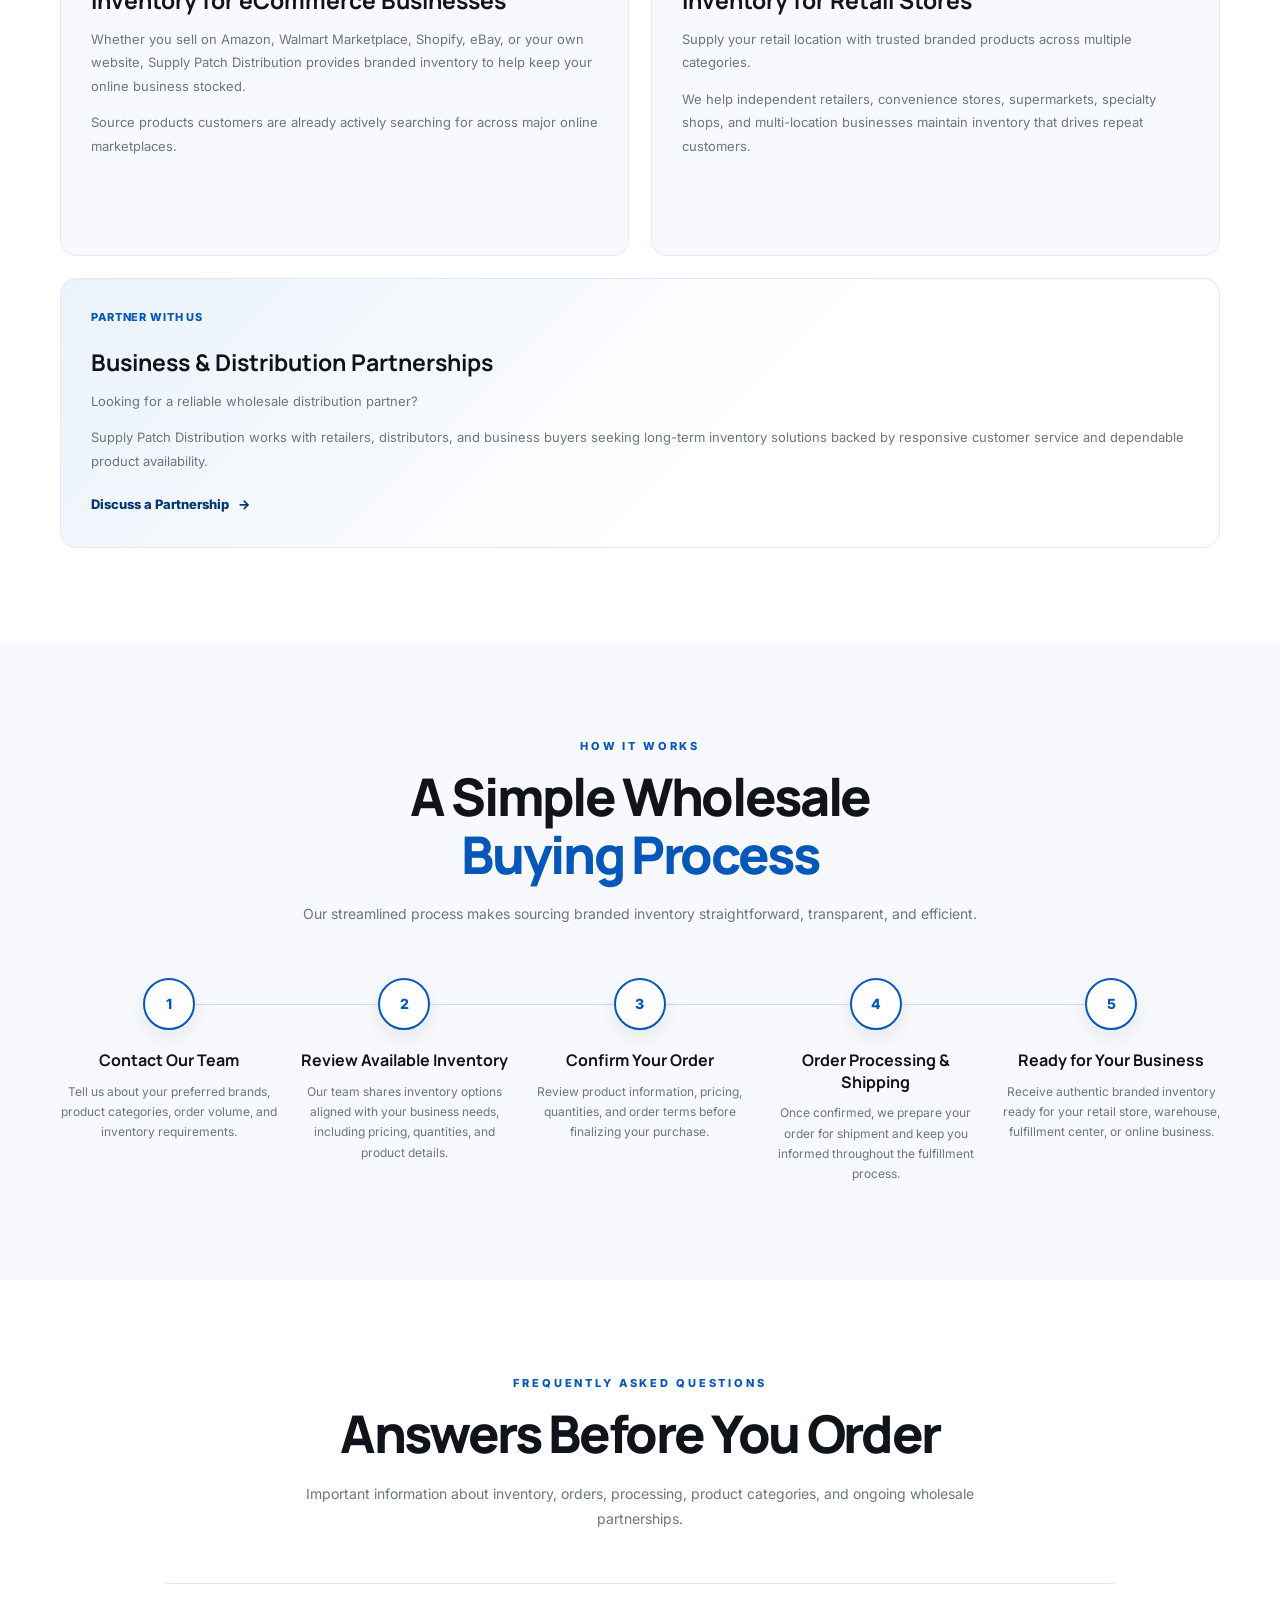
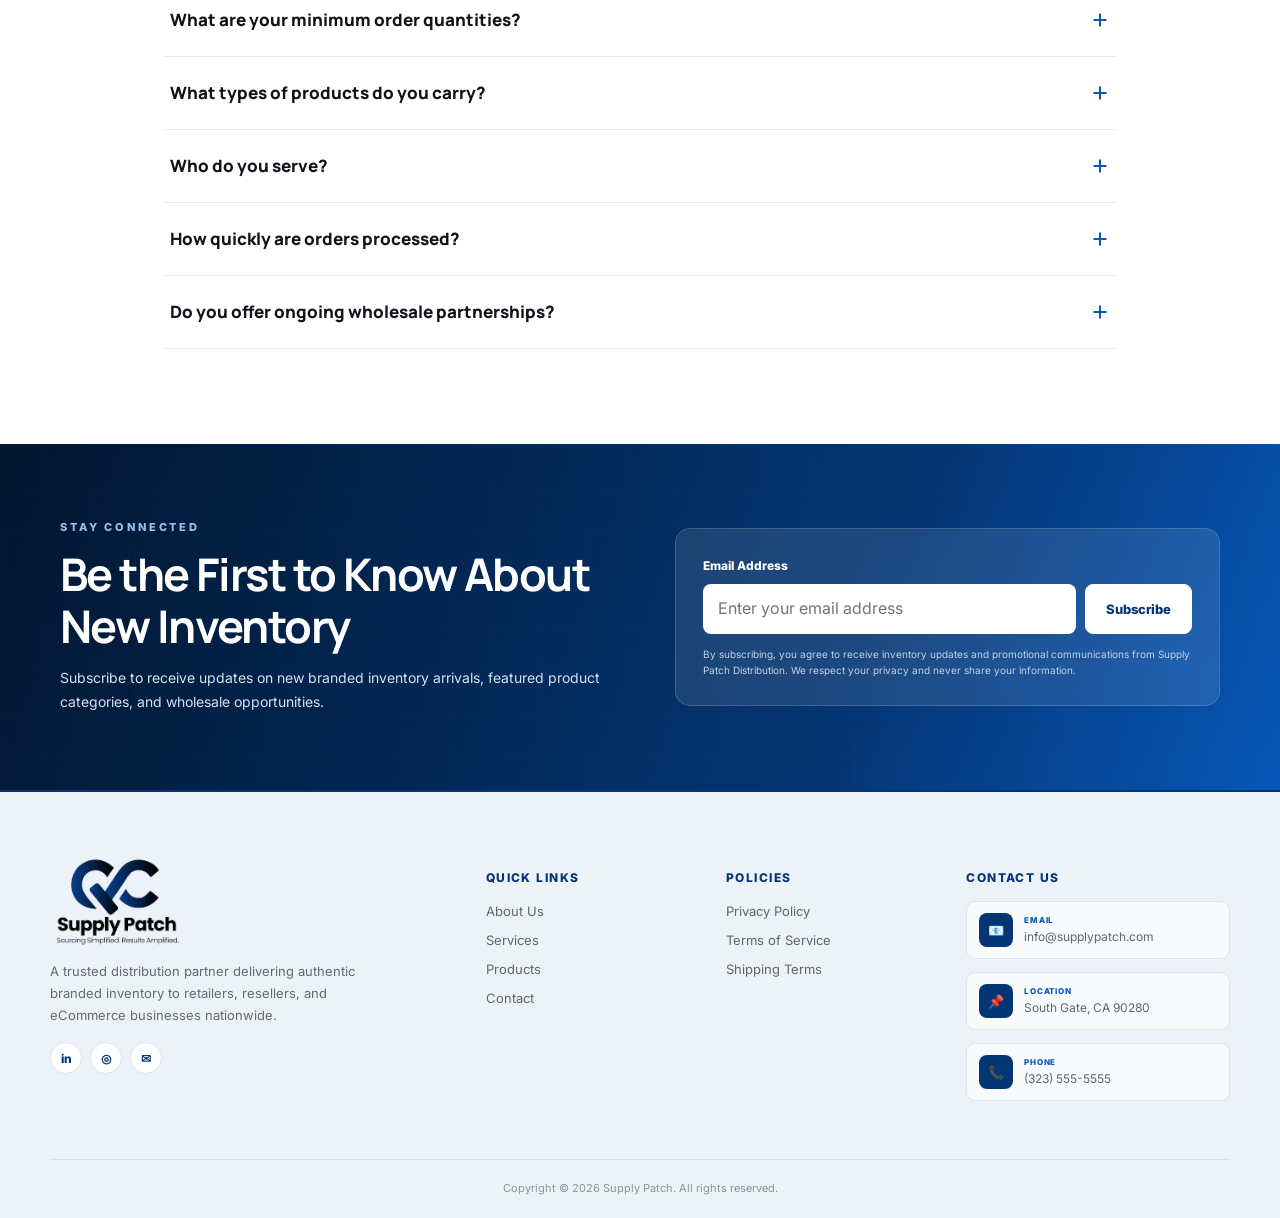
<file: services.html>
<!DOCTYPE html>
<html lang="en">

<head>
    <meta charset="UTF-8">

    <meta name="viewport" content="width=device-width, initial-scale=1.0">

    <meta name="description" content="Supply Patch wholesale and liquidation inventory services.">

    <title>Services | Supply Patch</title>

    <link rel="preconnect" href="https://fonts.googleapis.com">

    <link rel="preconnect" href="https://fonts.gstatic.com" crossorigin>

    <link
        href="https://fonts.googleapis.com/css2?family=Inter:wght@400;500;600;700;800&family=Manrope:wght@500;600;700;800&display=swap"
        rel="stylesheet">

    <link rel="stylesheet" href="style.css">
</head>


<body>

   <header class="site-header">
    <div class="container nav-wrap">
      <a href="index.html" class="brand" aria-label="Supply Patch home">
        <img src="logo.png" alt="Supply Patch logo" />
      </a>

      <button class="menu-toggle" aria-label="Toggle menu" aria-expanded="false">
        <span></span><span></span><span></span>
      </button>

      <nav class="main-nav">
        <a class="active" href="index.html">Home</a>
         <a href="about.html">About</a>
        <a href="services.html">Services</a>
        <a href="products.html">Products</a>
        <a href="#contact">Contact</a>
      </nav>

      <div class="nav-actions">
        <!-- <a class="btn btn-outline" href="#sell">Sell to Us</a> -->
        <a class="btn btn-primary" href="#buy">Buy From Us</a>
      </div>
    </div>
  </header>


   <main class="services-page">

  <!-- Hero -->
  <section class="services-hero">
    <div class="container">

      <div class="services-hero-content">
        <p class="services-label">INVENTORY SERVICES</p>

        <h1>
          Branded Wholesale Inventory for
          <span>Growing Businesses</span>
        </h1>

        <p class="services-lead">
          Supply Patch Distribution helps retailers, wholesalers, Amazon
          sellers, Walmart sellers, eCommerce businesses, and bulk buyers
          source authentic branded wholesale inventory.
        </p>

        <p class="services-description">
          We provide dependable inventory solutions, competitive wholesale
          pricing, and a streamlined purchasing process designed to support
          long-term business growth.
        </p>

        <div class="services-hero-actions">
          <a href="contact.html" class="services-btn services-btn-primary">
            Request Inventory
          </a>

          <a href="#service-options" class="services-btn services-btn-outline">
            Explore Services
          </a>
        </div>
      </div>

    </div>
  </section>


  <!-- Inventory Services -->
  <section class="services-section inventory-services" id="service-options">
    <div class="container">

      <div class="services-section-heading">
        <p class="services-label">WHAT WE OFFER</p>

        <h2>
          Wholesale Solutions Built Around
          <span>Your Business</span>
        </h2>

        <p>
          Flexible inventory options for physical retailers, online sellers,
          distributors, wholesalers, and growing businesses.
        </p>
      </div>


      <div class="inventory-service-grid">

        <article class="inventory-service-card">
          <div class="service-card-top">
            <span class="service-category">Wholesale</span>
            <!-- <div class="service-icon">📦</div> -->
          </div>

          <h3>Branded Wholesale Distribution</h3>

          <p>
            Access authentic branded inventory across health and beauty,
            household essentials, grocery, baby products, pet supplies,
            personal care, office supplies, general merchandise, and more.
          </p>

          <p>
            Whether you're replenishing inventory or expanding your product
            selection, we help you source products your customers already
            know and trust.
          </p>
        </article>


        <article class="inventory-service-card">
          <div class="service-card-top">
            <span class="service-category">Bulk Orders</span>
            <!-- <div class="service-icon">🏗️</div> -->
          </div>

          <h3>Bulk Purchasing Solutions</h3>

          <p>
            Purchase inventory in quantities that fit your business needs.
          </p>

          <p>
            From small wholesale orders to large-volume purchases, we offer
            flexible buying options for retailers, distributors, and online
            sellers looking for dependable inventory at competitive prices.
          </p>
        </article>


        <article class="inventory-service-card">
          <div class="service-card-top">
            <span class="service-category">Online Sellers</span>
            <!-- <div class="service-icon">🛒</div> -->
          </div>

          <h3>Inventory for eCommerce Businesses</h3>

          <p>
            Whether you sell on Amazon, Walmart Marketplace, Shopify, eBay,
            or your own website, Supply Patch Distribution provides branded
            inventory to help keep your online business stocked.
          </p>

          <p>
            Source products customers are already actively searching for
            across major online marketplaces.
          </p>
        </article>


        <article class="inventory-service-card">
          <div class="service-card-top">
            <span class="service-category">Retail</span>
            <!-- <div class="service-icon">🏬</div> -->
          </div>

          <h3>Inventory for Retail Stores</h3>

          <p>
            Supply your retail location with trusted branded products across
            multiple categories.
          </p>

          <p>
            We help independent retailers, convenience stores, supermarkets,
            specialty shops, and multi-location businesses maintain inventory
            that drives repeat customers.
          </p>
        </article>


        <article class="inventory-service-card service-card-wide">
          <div class="service-card-top">
            <span class="service-category">Partner With Us</span>
            <!-- <div class="service-icon">🤝</div> -->
          </div>

          <h3>Business &amp; Distribution Partnerships</h3>

          <p>
            Looking for a reliable wholesale distribution partner?
          </p>

          <p>
            Supply Patch Distribution works with retailers, distributors, and
            business buyers seeking long-term inventory solutions backed by
            responsive customer service and dependable product availability.
          </p>

          <a href="contact.html" class="service-card-link">
            Discuss a Partnership
            <span>→</span>
          </a>
        </article>

      </div>
    </div>
  </section>


  <!-- Process -->
  <section class="services-section buying-process">
    <div class="container">

      <div class="services-section-heading">
        <p class="services-label">HOW IT WORKS</p>

        <h2>
          A Simple Wholesale
          <span>Buying Process</span>
        </h2>

        <p>
          Our streamlined process makes sourcing branded inventory
          straightforward, transparent, and efficient.
        </p>
      </div>


      <div class="buying-process-grid">

        <article class="buying-process-card">
          <div class="process-number">1</div>

          <h3>Contact Our Team</h3>

          <p>
            Tell us about your preferred brands, product categories, order
            volume, and inventory requirements.
          </p>
        </article>


        <article class="buying-process-card">
          <div class="process-number">2</div>

          <h3>Review Available Inventory</h3>

          <p>
            Our team shares inventory options aligned with your business
            needs, including pricing, quantities, and product details.
          </p>
        </article>


        <article class="buying-process-card">
          <div class="process-number">3</div>

          <h3>Confirm Your Order</h3>

          <p>
            Review product information, pricing, quantities, and order terms
            before finalizing your purchase.
          </p>
        </article>


        <article class="buying-process-card">
          <div class="process-number">4</div>

          <h3>Order Processing &amp; Shipping</h3>

          <p>
            Once confirmed, we prepare your order for shipment and keep you
            informed throughout the fulfillment process.
          </p>
        </article>


        <article class="buying-process-card">
          <div class="process-number">5</div>

          <h3>Ready for Your Business</h3>

          <p>
            Receive authentic branded inventory ready for your retail store,
            warehouse, fulfillment center, or online business.
          </p>
        </article>

      </div>
    </div>
  </section>


  <!-- FAQ -->
  <section class="services-section services-faq">
    <div class="container faq-container">

      <div class="services-section-heading">
        <p class="services-label">FREQUENTLY ASKED QUESTIONS</p>

        <h2>Answers Before You Order</h2>

        <p>
          Important information about inventory, orders, processing,
          product categories, and ongoing wholesale partnerships.
        </p>
      </div>


      <div class="services-faq-list">

        <details class="services-faq-item">
          <summary>
            What are your minimum order quantities?
            <span class="faq-plus"></span>
          </summary>

          <div class="faq-answer">
            <p>
              Minimum order requirements vary depending on the product
              category, brand, and inventory availability. Our team will
              provide clear order requirements for every opportunity.
            </p>
          </div>
        </details>


        <details class="services-faq-item">
          <summary>
            What types of products do you carry?
            <span class="faq-plus"></span>
          </summary>

          <div class="faq-answer">
            <p>
              We offer authentic branded inventory across health and beauty,
              household, grocery, personal care, baby products, pet supplies,
              office supplies, general merchandise, and more.
            </p>
          </div>
        </details>


        <details class="services-faq-item">
          <summary>
            Who do you serve?
            <span class="faq-plus"></span>
          </summary>

          <div class="faq-answer">
            <p>We work with:</p>

            <ul class="faq-business-list">
              <li>Retail Stores</li>
              <li>Online Sellers</li>
              <li>Amazon Sellers</li>
              <li>Walmart Marketplace Sellers</li>
              <li>Shopify Businesses</li>
              <li>Wholesale Buyers</li>
              <li>Distributors</li>
              <li>Multi-Location Retailers</li>
            </ul>
          </div>
        </details>


        <details class="services-faq-item">
          <summary>
            How quickly are orders processed?
            <span class="faq-plus"></span>
          </summary>

          <div class="faq-answer">
            <p>
              Order processing times vary depending on inventory availability
              and order size. Our team works efficiently to prepare and
              fulfill orders as quickly as possible.
            </p>
          </div>
        </details>


        <details class="services-faq-item">
          <summary>
            Do you offer ongoing wholesale partnerships?
            <span class="faq-plus"></span>
          </summary>

          <div class="faq-answer">
            <p>
              Yes. We focus on building long-term relationships with
              businesses that need a reliable source of branded wholesale
              inventory and consistent customer support.
            </p>
          </div>
        </details>

      </div>
    </div>
  </section>


  <!-- Newsletter -->
  <section class="services-newsletter">
    <div class="container">

      <div class="services-newsletter-wrapper">

        <div class="services-newsletter-content">
          <p class="services-label">STAY CONNECTED</p>

          <h2>Be the First to Know About New Inventory</h2>

          <p>
            Subscribe to receive updates on new branded inventory arrivals,
            featured product categories, and wholesale opportunities.
          </p>
        </div>


        <form class="services-newsletter-form">

          <label for="inventory-email">
            Email Address
          </label>

          <div class="newsletter-input-group">
            <input
              type="email"
              id="inventory-email"
              name="email"
              placeholder="Enter your email address"
              required
            >

            <button type="submit">
              Subscribe
            </button>
          </div>

          <small>
            By subscribing, you agree to receive inventory updates and
            promotional communications from Supply Patch Distribution.
            We respect your privacy and never share your information.
          </small>

        </form>

      </div>
    </div>
  </section>

</main>


    <!-- Footer -->
    <footer>
  <div class="container footer-grid">

    <div class="footer-brand">
      <img src="logo.png" alt="Supply Patch">

      <p>
        A trusted distribution partner delivering authentic branded inventory
        to retailers, resellers, and eCommerce businesses nationwide.
      </p>

      <div class="socials">
        <a href="#" aria-label="LinkedIn">in</a>
        <a href="#" aria-label="Instagram">◎</a>

        <a
          href="mailto:adam.james@supplypatch.com"
          aria-label="Email"
        >
          ✉
        </a>
      </div>
    </div>


    <div>
      <h4>QUICK LINKS</h4>

      <a href="about.html">About Us</a>
      <a href="services.html">Services</a>
      <a href="products.html">Products</a>
      <a href="contact.html">Contact</a>
    </div>


    <div>
      <h4>POLICIES</h4>

      <a href="privacy-policy.html">
        Privacy Policy
      </a>

      <a href="terms-of-service.html">
        Terms of Service
      </a>
      <a href="shipping.html">
        Shipping Terms
      </a>
    </div>


    <div class="footer-contact">
      <h4>CONTACT US</h4>

      <a
        href="mailto:info@supplypatch.com"
        class="footer-contact-item"
      >
        <span class="footer-contact-icon">📧</span>

        <span>
          <small>Email</small>
         info@supplypatch.com
        </span>
      </a>

      <div class="footer-contact-item">
        <span class="footer-contact-icon">📌</span>

        <span>
          <small>Location</small>
          South Gate, CA 90280
        </span>
      </div>

      <div class="footer-contact-item">
        <span class="footer-contact-icon">📞</span>

        <span>
          <small>phone</small>
          (323) 555-5555
        </span>
      </div>
    </div>

  </div>


  <div class="container footer-bottom">
    <p>
      Copyright © 2026 Supply Patch. All rights reserved.
    </p>
  </div>
</footer>
    <script src="script.js"></script>

</body>

</html>
</file>
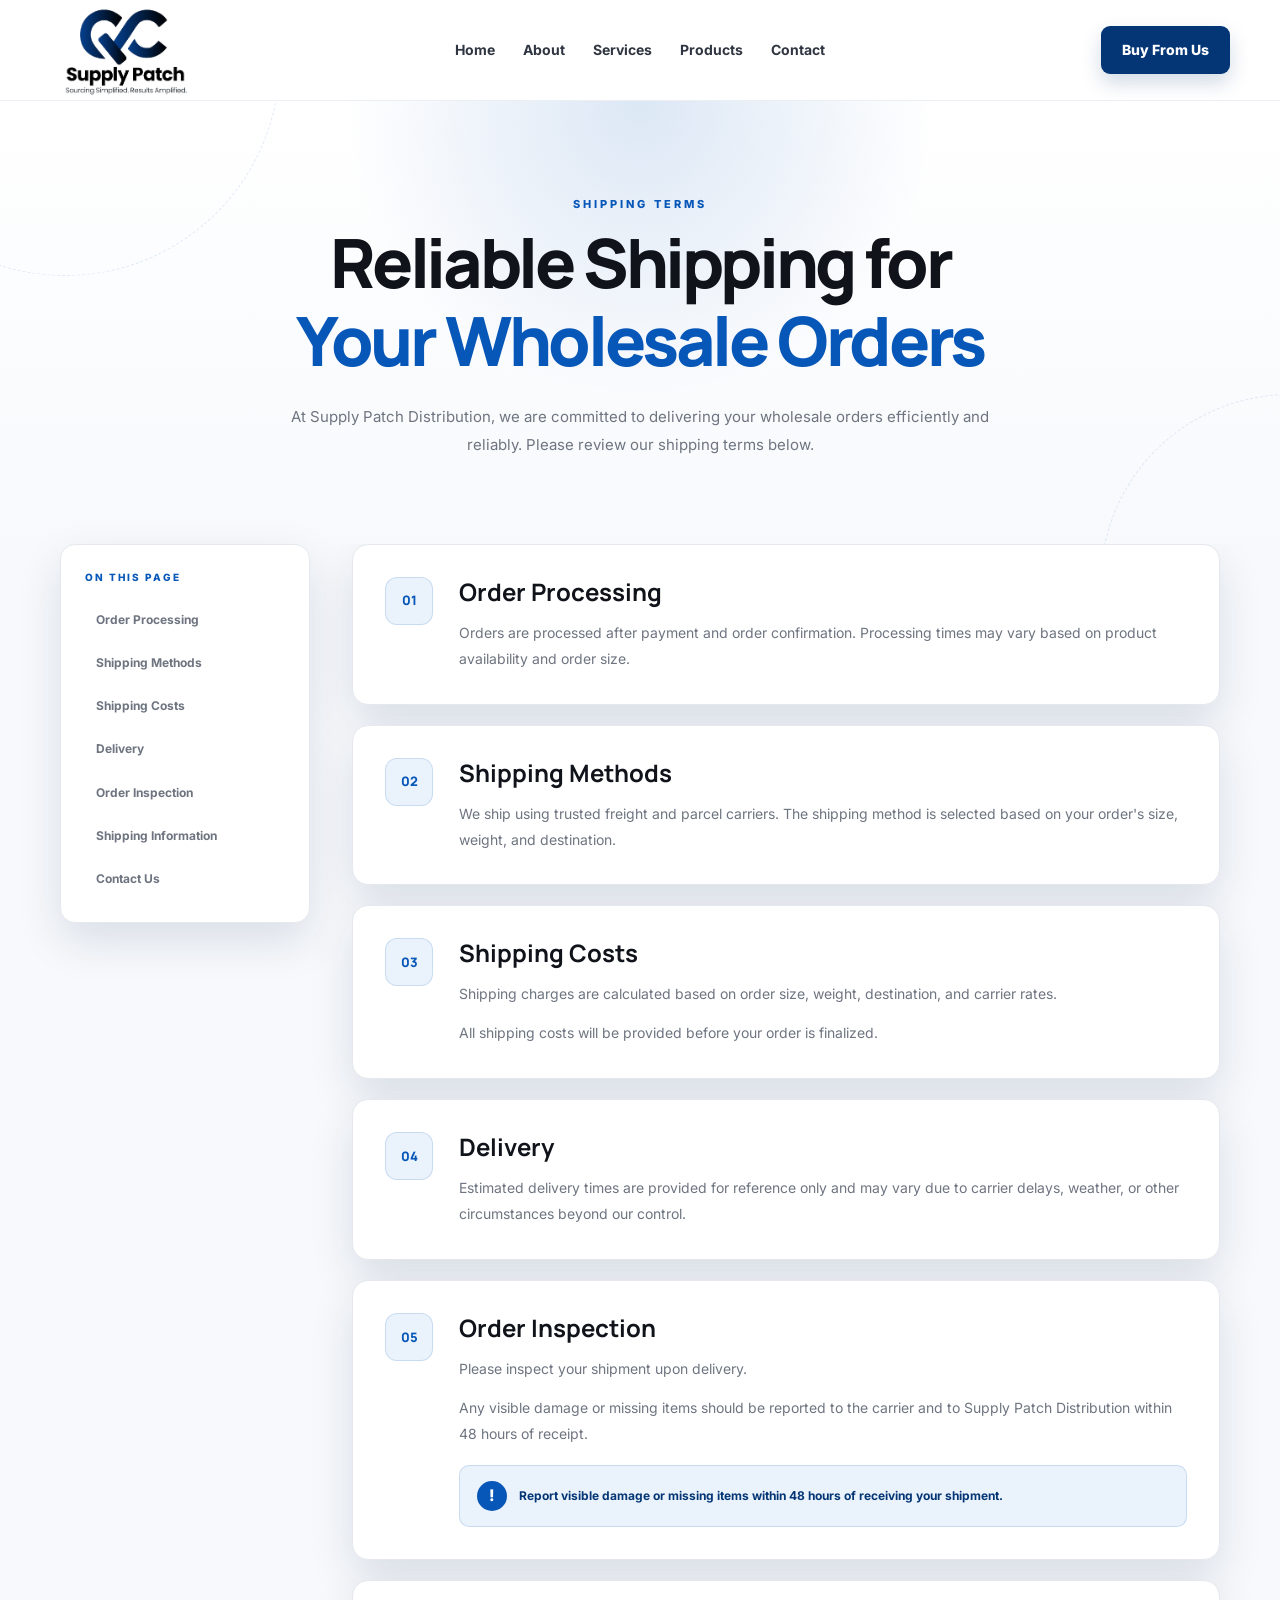
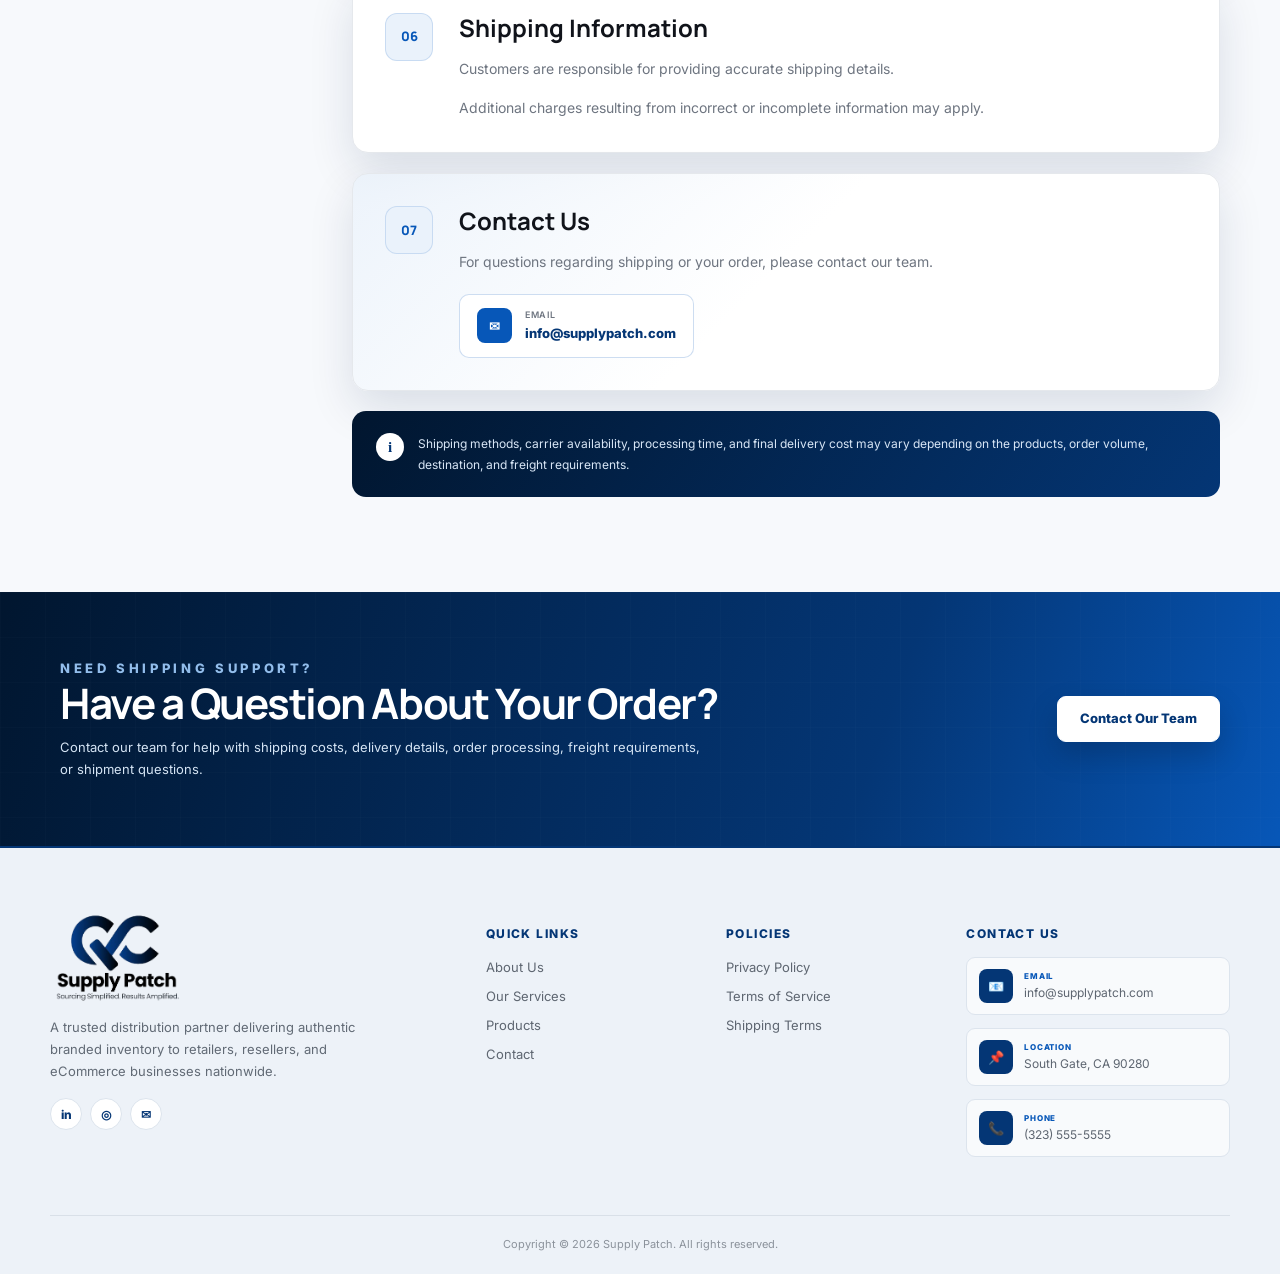
<file: shipping.html>
<!DOCTYPE html>
<html lang="en">

<head>
  <meta charset="UTF-8" />
  <meta name="viewport" content="width=device-width, initial-scale=1.0" />
  <meta name="description" content="Supply Patch - Sourcing simplified, results amplified." />
  <title>Shipping Terms</title>
  <link rel="preconnect" href="https://fonts.googleapis.com">
  <link rel="preconnect" href="https://fonts.gstatic.com" crossorigin>
  <link
    href="https://fonts.googleapis.com/css2?family=Inter:wght@400;500;600;700;800&family=Manrope:wght@400;500;600;700;800&display=swap"
    rel="stylesheet">
  <link rel="stylesheet" href="style.css" />

  <style>


.shipping-page {
  color: var(--ink);
  background: var(--surface);
}

.shipping-page *,
.shipping-page *::before,
.shipping-page *::after {
  box-sizing: border-box;
}

.shipping-page .container {
  width: min(1160px, calc(100% - 40px));
  margin-inline: auto;
}

.shipping-page h1,
.shipping-page h2 {
  font-family: "Manrope", sans-serif;
}

.shipping-label {
  margin: 0 0 13px;

  color: var(--blue);

  font-size: 11px;
  font-weight: 800;
  letter-spacing: 0.28em;
}


/* Hero */

.shipping-hero {
  position: relative;

  padding: 95px 0 85px;

  overflow: hidden;

  background:
    radial-gradient(
      circle at 50% 0%,
      rgba(7, 87, 184, 0.14),
      transparent 38%
    ),
    linear-gradient(
      180deg,
      var(--white),
      var(--surface)
    );
}

.shipping-hero::before,
.shipping-hero::after {
  content: "";

  position: absolute;

  border: 1px dashed rgba(7, 87, 184, 0.12);
  border-radius: 50%;
}

.shipping-hero::before {
  width: 430px;
  height: 430px;

  top: -255px;
  left: -150px;
}

.shipping-hero::after {
  width: 380px;
  height: 380px;

  right: -200px;
  bottom: -230px;
}

.shipping-hero-content {
  position: relative;
  z-index: 2;

  max-width: 840px;
  margin: auto;

  text-align: center;
}

.shipping-hero-content h1 {
  margin: 0;

  font-size: clamp(42px, 6vw, 68px);
  font-weight: 800;
  line-height: 1.05;
  letter-spacing: -0.05em;
}

.shipping-hero-content h1 span {
  display: block;

  margin-top: 7px;

  color: var(--blue);
}

.shipping-intro {
  max-width: 740px;
  margin: 27px auto 0;

  color: var(--muted);

  font-size: 15px;
  line-height: 1.85;
}

.shipping-status {
  width: fit-content;

  display: flex;
  align-items: center;
  gap: 9px;

  margin: 26px auto 0;
  padding: 9px 15px;

  color: var(--navy);
  background: var(--blue-soft);

  border: 1px solid rgba(7, 87, 184, 0.16);
  border-radius: 999px;

  font-size: 12px;
  font-weight: 700;
}

.shipping-status-dot {
  width: 8px;
  height: 8px;

  background: var(--blue);
  border-radius: 50%;

  box-shadow: 0 0 0 5px rgba(7, 87, 184, 0.1);

  animation: shippingPulse 1.8s ease-in-out infinite;
}


/* Main Layout */

.shipping-content-section {
  padding: 0 0 95px;
}

.shipping-layout {
  display: grid;
  grid-template-columns: 250px minmax(0, 1fr);
  align-items: start;
  gap: 42px;
}


/* Sidebar */

.shipping-sidebar {
  position: sticky;
  top: 110px;
}

.shipping-sidebar-card {
  padding: 24px;

  background: var(--white);

  border: 1px solid var(--line);
  border-radius: 15px;

  box-shadow: var(--shadow);
}

.shipping-sidebar-label {
  margin: 0 0 15px;

  color: var(--blue);

  font-size: 10px;
  font-weight: 800;
  letter-spacing: 0.2em;
}

.shipping-nav {
  display: grid;
  gap: 4px;
}

.shipping-nav a {
  display: block;

  padding: 10px 11px;

  color: var(--muted);

  border-radius: 7px;

  font-size: 12px;
  font-weight: 700;
  text-decoration: none;

  transition:
    color 0.25s ease,
    background 0.25s ease,
    transform 0.25s ease;
}

.shipping-nav a:hover {
  color: var(--navy);
  background: var(--blue-soft);

  transform: translateX(4px);
}


/* Document */

.shipping-document {
  display: grid;
  gap: 20px;
}

.shipping-card {
  display: grid;
  grid-template-columns: 52px minmax(0, 1fr);
  gap: 22px;

  padding: 32px;

  background: var(--white);

  border: 1px solid var(--line);
  border-radius: 16px;

  box-shadow: var(--shadow);

  scroll-margin-top: 120px;

  transition:
    transform 0.28s ease,
    border-color 0.28s ease,
    box-shadow 0.28s ease;
}

.shipping-card:hover {
  transform: translateY(-4px);

  border-color: rgba(7, 87, 184, 0.24);

  box-shadow:
    0 23px 55px rgba(2, 31, 70, 0.14);
}

.shipping-number {
  width: 48px;
  height: 48px;

  display: grid;
  place-items: center;

  color: var(--blue);
  background: var(--blue-soft);

  border: 1px solid rgba(7, 87, 184, 0.15);
  border-radius: 12px;

  font-family: "Manrope", sans-serif;
  font-size: 13px;
  font-weight: 800;
}

.shipping-card-content h2 {
  margin: 0 0 13px;

  font-size: 24px;
  line-height: 1.25;
}

.shipping-card-content p {
  margin: 0 0 13px;

  color: var(--muted);

  font-size: 14px;
  line-height: 1.85;
}

.shipping-card-content p:last-child {
  margin-bottom: 0;
}


/* Inspection Alert */

.shipping-alert {
  display: flex;
  align-items: center;
  gap: 12px;

  margin-top: 18px;
  padding: 15px 17px;

  color: var(--navy);
  background: var(--blue-soft);

  border: 1px solid rgba(7, 87, 184, 0.15);
  border-radius: 10px;
}

.shipping-alert-icon {
  width: 30px;
  height: 30px;

  flex: 0 0 30px;

  display: grid;
  place-items: center;

  color: var(--white);
  background: var(--blue);

  border-radius: 50%;

  font-weight: 800;
}

.shipping-alert p {
  margin: 0;

  color: var(--navy);

  font-size: 12px;
  font-weight: 700;
  line-height: 1.6;
}


/* Contact */

.shipping-contact-card {
  background:
    linear-gradient(
      135deg,
      rgba(234, 242, 251, 0.78),
      var(--white) 48%
    );
}

.shipping-email {
  width: fit-content;

  display: inline-flex;
  align-items: center;
  gap: 13px;

  margin-top: 6px;
  padding: 13px 17px;

  color: var(--navy);
  background: var(--white);

  border: 1px solid rgba(7, 87, 184, 0.2);
  border-radius: 10px;

  font-size: 13px;
  font-weight: 800;
  text-decoration: none;

  transition:
    color 0.25s ease,
    background 0.25s ease,
    transform 0.25s ease;
}

.shipping-email:hover {
  color: var(--white);
  background: var(--navy);

  transform: translateY(-2px);
}

.shipping-email-icon {
  width: 35px;
  height: 35px;

  display: grid;
  place-items: center;

  color: var(--white);
  background: var(--blue);

  border-radius: 8px;
}

.shipping-email small {
  display: block;

  color: var(--muted);

  font-size: 9px;
  font-weight: 600;
  letter-spacing: 0.08em;
  text-transform: uppercase;
}

.shipping-email:hover small {
  color: #d6e4f4;
}


/* Note */

.shipping-note {
  display: flex;
  align-items: flex-start;
  gap: 14px;

  padding: 22px 24px;

  color: #d8e6f6;

  background:
    linear-gradient(
      125deg,
      var(--navy-deep),
      var(--navy)
    );

  border-radius: 14px;
}

.shipping-note-icon {
  width: 28px;
  height: 28px;

  flex: 0 0 28px;

  display: grid;
  place-items: center;

  color: var(--navy);
  background: var(--white);

  border-radius: 50%;

  font-family: Georgia, serif;
  font-size: 15px;
  font-weight: 800;
}

.shipping-note p {
  margin: 0;

  font-size: 12px;
  line-height: 1.75;
}


/* CTA */

.shipping-cta {
  position: relative;

  padding: 65px 0;

  overflow: hidden;

  color: var(--white);

  background:
    linear-gradient(
      110deg,
      var(--navy-deep),
      var(--navy) 68%,
      var(--blue)
    );
}

.shipping-cta::before {
  content: "";

  position: absolute;
  inset: 0;

  opacity: 0.1;

  background-image:
    linear-gradient(
      rgba(255, 255, 255, 0.15) 1px,
      transparent 1px
    ),
    linear-gradient(
      90deg,
      rgba(255, 255, 255, 0.15) 1px,
      transparent 1px
    );

  background-size: 45px 45px;
}

.shipping-cta-content {
  position: relative;
  z-index: 2;

  display: flex;
  align-items: center;
  justify-content: space-between;
  gap: 35px;
}

.shipping-cta .shipping-label {
  color: #92bdeb;
}

.shipping-cta h2 {
  margin: 0 0 8px;

  font-size: clamp(28px, 4vw, 42px);
  line-height: 1.15;
  letter-spacing: -0.035em;
}

.shipping-cta p {
  max-width: 650px;
  margin: 0;

  color: #d5e4f4;

  font-size: 13px;
  line-height: 1.75;
}

.shipping-button {
  flex-shrink: 0;

  min-height: 46px;

  display: inline-flex;
  align-items: center;
  justify-content: center;

  padding: 11px 22px;

  color: var(--navy);
  background: var(--white);

  border: 1px solid var(--white);
  border-radius: 9px;

  font-size: 13px;
  font-weight: 800;
  text-decoration: none;

  box-shadow: 0 13px 30px rgba(0, 0, 0, 0.18);

  transition:
    color 0.25s ease,
    background 0.25s ease,
    transform 0.25s ease;
}

.shipping-button:hover {
  color: var(--white);
  background: transparent;

  transform: translateY(-3px);
}


/* Animation */

@keyframes shippingPulse {
  0%,
  100% {
    box-shadow: 0 0 0 5px rgba(7, 87, 184, 0.1);
  }

  50% {
    box-shadow: 0 0 0 8px rgba(7, 87, 184, 0.04);
  }
}


/* Tablet */

@media (max-width: 900px) {
  .shipping-layout {
    grid-template-columns: 1fr;
  }

  .shipping-sidebar {
    position: static;
  }

  .shipping-nav {
    grid-template-columns: repeat(3, minmax(0, 1fr));
  }
}


/* Mobile */

@media (max-width: 680px) {
  .shipping-page .container {
    width: min(100% - 28px, 1160px);
  }

  .shipping-hero {
    padding: 68px 0 60px;
  }

  .shipping-content-section {
    padding: 55px 0 70px;
  }

  .shipping-nav {
    grid-template-columns: repeat(2, minmax(0, 1fr));
  }

  .shipping-card {
    grid-template-columns: 1fr;

    padding: 25px;
  }

  .shipping-number {
    width: 43px;
    height: 43px;
  }

  .shipping-card-content h2 {
    font-size: 21px;
  }

  .shipping-cta-content {
    flex-direction: column;
    align-items: flex-start;
  }
}


/* Small Mobile */

@media (max-width: 450px) {
  .shipping-hero-content h1 {
    font-size: 40px;
  }

  .shipping-intro {
    font-size: 14px;
  }

  .shipping-nav {
    grid-template-columns: 1fr;
  }

  .shipping-card {
    padding: 22px;
  }

  .shipping-alert {
    align-items: flex-start;
  }

  .shipping-email {
    width: 100%;

    overflow-wrap: anywhere;
  }

  .shipping-note {
    flex-direction: column;
  }

  .shipping-button {
    width: 100%;
  }
}


/* Accessibility */

@media (prefers-reduced-motion: reduce) {
  .shipping-status-dot {
    animation: none;
  }

  .shipping-card,
  .shipping-nav a,
  .shipping-email,
  .shipping-button {
    transition: none;
  }
}
  </style>
</head>

<body>

  <header class="site-header">
    <div class="container nav-wrap">
      <a href="index.html" class="brand" aria-label="Supply Patch home">
        <img src="logo.png" alt="Supply Patch logo" />
      </a>

      <button class="menu-toggle" aria-label="Toggle menu" aria-expanded="false">
        <span></span><span></span><span></span>
      </button>

      <nav class="main-nav">
        <a class="active" href="index.html">Home</a>
        <a href="about.html">About</a>
        <a href="services.html">Services</a>
        <a href="products.html">Products</a>
        <a href="#contact">Contact</a>
      </nav>

      <div class="nav-actions">
        <!-- <a class="btn btn-outline" href="#sell">Sell to Us</a> -->
        <a class="btn btn-primary" href="#buy">Buy From Us</a>
      </div>
    </div>
  </header>
<main class="shipping-page">

  <!-- Hero -->
  <section class="shipping-hero">
    <div class="container">

      <div class="shipping-hero-content">
        <p class="shipping-label">SHIPPING TERMS</p>

        <h1>
          Reliable Shipping for
          <span>Your Wholesale Orders</span>
        </h1>

        <p class="shipping-intro">
          At Supply Patch Distribution, we are committed to delivering your
          wholesale orders efficiently and reliably. Please review our shipping
          terms below.
        </p>

        <!-- <div class="shipping-status">
          <span class="shipping-status-dot"></span>
          Clear shipping terms before order confirmation
        </div> -->
      </div>

    </div>
  </section>


  <!-- Shipping Terms -->
  <section class="shipping-content-section">
    <div class="container shipping-layout">

      <!-- Sidebar -->
      <aside class="shipping-sidebar">
        <div class="shipping-sidebar-card">

          <p class="shipping-sidebar-label">ON THIS PAGE</p>

          <nav class="shipping-nav">
            <a href="#order-processing">Order Processing</a>
            <a href="#shipping-methods">Shipping Methods</a>
            <a href="#shipping-costs">Shipping Costs</a>
            <a href="#delivery">Delivery</a>
            <a href="#order-inspection">Order Inspection</a>
            <a href="#shipping-information">Shipping Information</a>
            <a href="#contact-us">Contact Us</a>
          </nav>

        </div>
      </aside>


      <!-- Terms -->
      <article class="shipping-document">

        <section class="shipping-card" id="order-processing">
          <div class="shipping-number">01</div>

          <div class="shipping-card-content">
            <h2>Order Processing</h2>

            <p>
              Orders are processed after payment and order confirmation.
              Processing times may vary based on product availability and
              order size.
            </p>
          </div>
        </section>


        <section class="shipping-card" id="shipping-methods">
          <div class="shipping-number">02</div>

          <div class="shipping-card-content">
            <h2>Shipping Methods</h2>

            <p>
              We ship using trusted freight and parcel carriers. The shipping
              method is selected based on your order's size, weight, and
              destination.
            </p>
          </div>
        </section>


        <section class="shipping-card" id="shipping-costs">
          <div class="shipping-number">03</div>

          <div class="shipping-card-content">
            <h2>Shipping Costs</h2>

            <p>
              Shipping charges are calculated based on order size, weight,
              destination, and carrier rates.
            </p>

            <p>
              All shipping costs will be provided before your order is
              finalized.
            </p>
          </div>
        </section>


        <section class="shipping-card" id="delivery">
          <div class="shipping-number">04</div>

          <div class="shipping-card-content">
            <h2>Delivery</h2>

            <p>
              Estimated delivery times are provided for reference only and
              may vary due to carrier delays, weather, or other circumstances
              beyond our control.
            </p>
          </div>
        </section>


        <section class="shipping-card" id="order-inspection">
          <div class="shipping-number">05</div>

          <div class="shipping-card-content">
            <h2>Order Inspection</h2>

            <p>
              Please inspect your shipment upon delivery.
            </p>

            <p>
              Any visible damage or missing items should be reported to the
              carrier and to Supply Patch Distribution within 48 hours of
              receipt.
            </p>

            <div class="shipping-alert">
              <span class="shipping-alert-icon">!</span>

              <p>
                Report visible damage or missing items within 48 hours of
                receiving your shipment.
              </p>
            </div>
          </div>
        </section>


        <section class="shipping-card" id="shipping-information">
          <div class="shipping-number">06</div>

          <div class="shipping-card-content">
            <h2>Shipping Information</h2>

            <p>
              Customers are responsible for providing accurate shipping
              details.
            </p>

            <p>
              Additional charges resulting from incorrect or incomplete
              information may apply.
            </p>
          </div>
        </section>


        <section
          class="shipping-card shipping-contact-card"
          id="contact-us"
        >
          <div class="shipping-number">07</div>

          <div class="shipping-card-content">
            <h2>Contact Us</h2>

            <p>
              For questions regarding shipping or your order, please contact
              our team.
            </p>

            <a
              href="mailto:info@supplypatch.com"
              class="shipping-email"
            >
              <span class="shipping-email-icon">✉</span>

              <span>
                <small>Email</small>
                info@supplypatch.com
              </span>
            </a>
          </div>
        </section>


        <div class="shipping-note">
          <div class="shipping-note-icon">i</div>

          <p>
            Shipping methods, carrier availability, processing time, and final
            delivery cost may vary depending on the products, order volume,
            destination, and freight requirements.
          </p>
        </div>

      </article>

    </div>
  </section>


  <!-- CTA -->
  <section class="shipping-cta">
    <div class="container">

      <div class="shipping-cta-content">

        <div>
          <p class="shipping-label">NEED SHIPPING SUPPORT?</p>

          <h2>Have a Question About Your Order?</h2>

          <p>
            Contact our team for help with shipping costs, delivery details,
            order processing, freight requirements, or shipment questions.
          </p>
        </div>

        <a
          href="mailto:info@supplypatch.com"
          class="shipping-button"
        >
          Contact Our Team
        </a>

      </div>

    </div>
  </section>

</main>
 

<footer>
  <div class="container footer-grid">

    <div class="footer-brand">
      <img src="logo.png" alt="Supply Patch">

      <p>
        A trusted distribution partner delivering authentic branded inventory
        to retailers, resellers, and eCommerce businesses nationwide.
      </p>

      <div class="socials">
        <a href="#" aria-label="LinkedIn">in</a>
        <a href="#" aria-label="Instagram">◎</a>

        <a
          href="mailto:adam.james@supplypatch.com"
          aria-label="Email"
        >
          ✉
        </a>
      </div>
    </div>


    <div>
      <h4>QUICK LINKS</h4>

      <a href="about.html">About Us</a>
      <a href="services.html">Our Services</a>
      <a href="products.html">Products</a>
      <a href="contact.html">Contact</a>
    </div>


    <div>
      <h4>POLICIES</h4>

      <a href="privacy-policy.html">
        Privacy Policy
      </a>

      <a href="terms-of-service.html">
        Terms of Service
      </a>
      <a href="shipping.html">
        Shipping Terms
      </a>
    </div>


    <div class="footer-contact">
      <h4>CONTACT US</h4>

      <a
        href="mailto:info@supplypatch.com"
        class="footer-contact-item"
      >
        <span class="footer-contact-icon">📧</span>

        <span>
          <small>Email</small>
         info@supplypatch.com
        </span>
      </a>

      <div class="footer-contact-item">
        <span class="footer-contact-icon">📌</span>

        <span>
          <small>Location</small>
          South Gate, CA 90280
        </span>
      </div>

      <div class="footer-contact-item">
        <span class="footer-contact-icon">📞</span>

        <span>
          <small>phone</small>
          (323) 555-5555
        </span>
      </div>
    </div>

  </div>


  <div class="container footer-bottom">
    <p>
      Copyright © 2026 Supply Patch. All rights reserved.
    </p>
  </div>
</footer>

  <script src="script.js"></script>

 
</body>

</html>
</file>
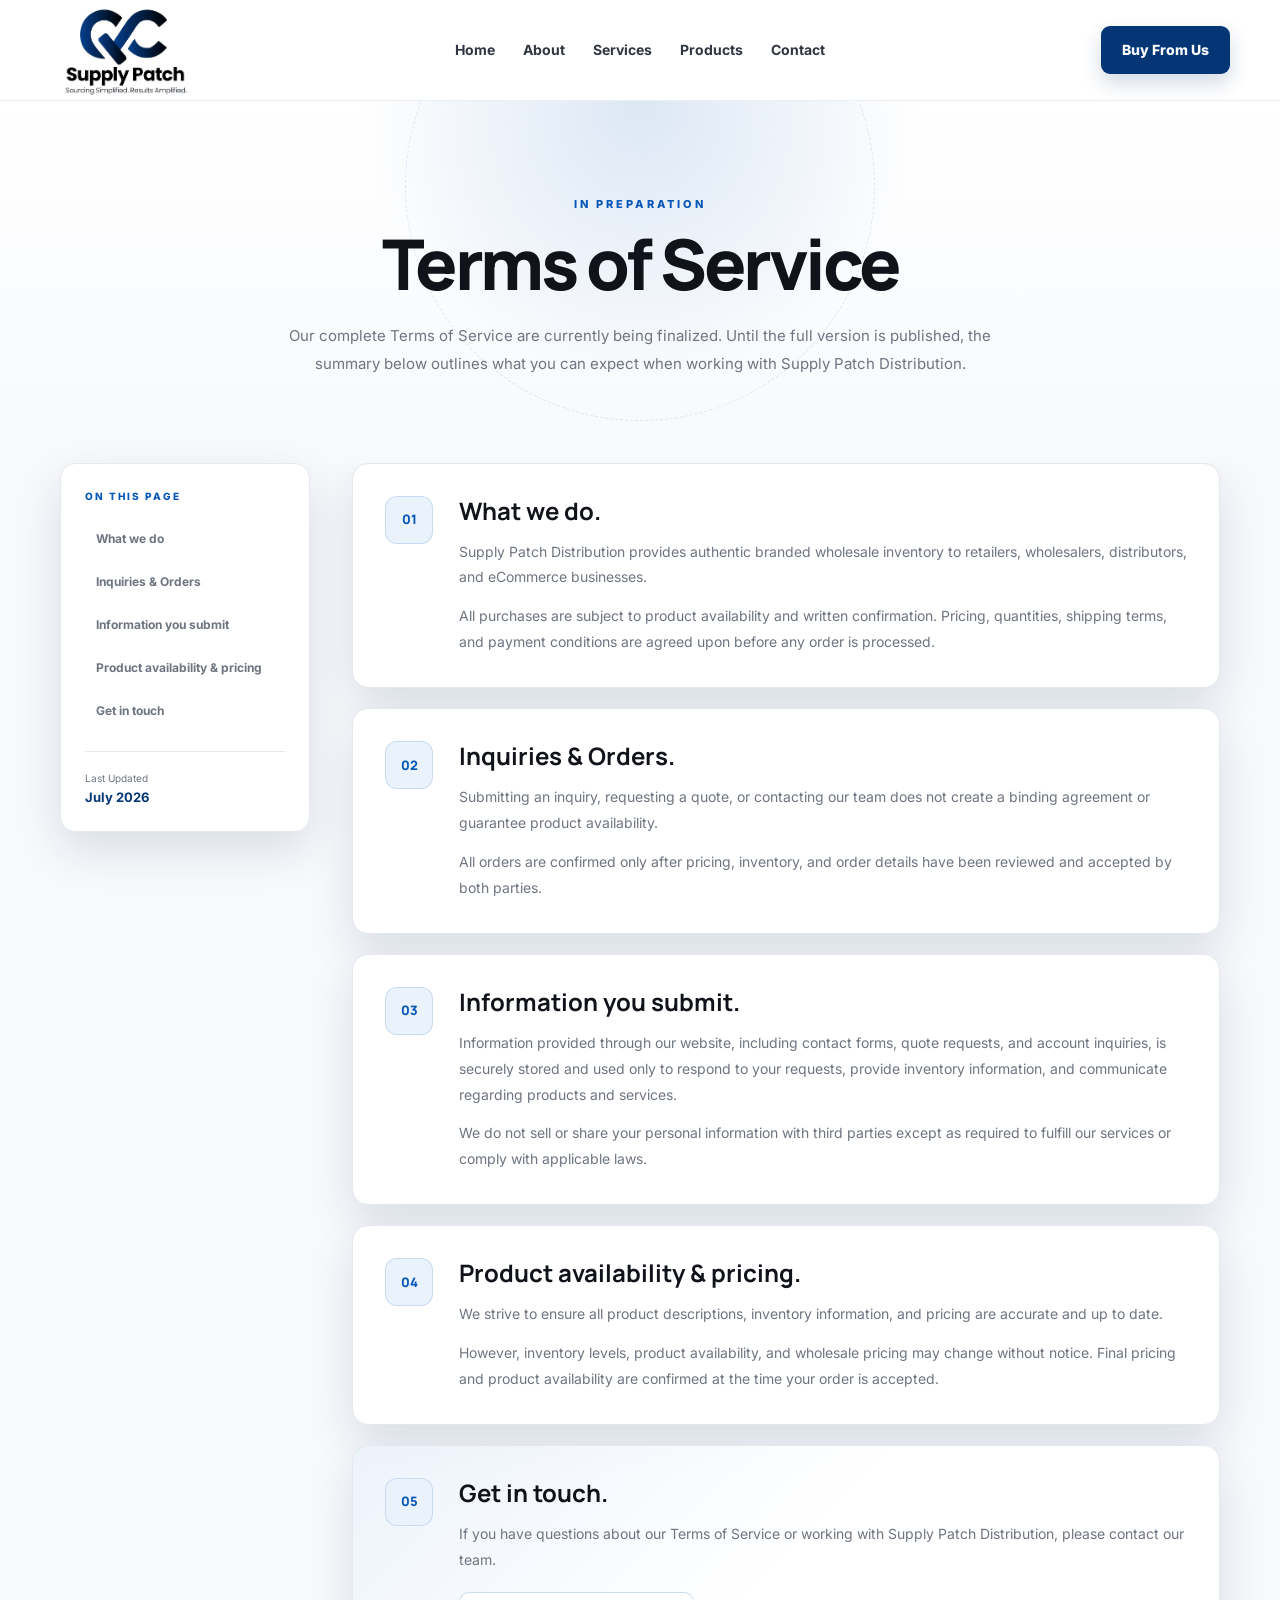
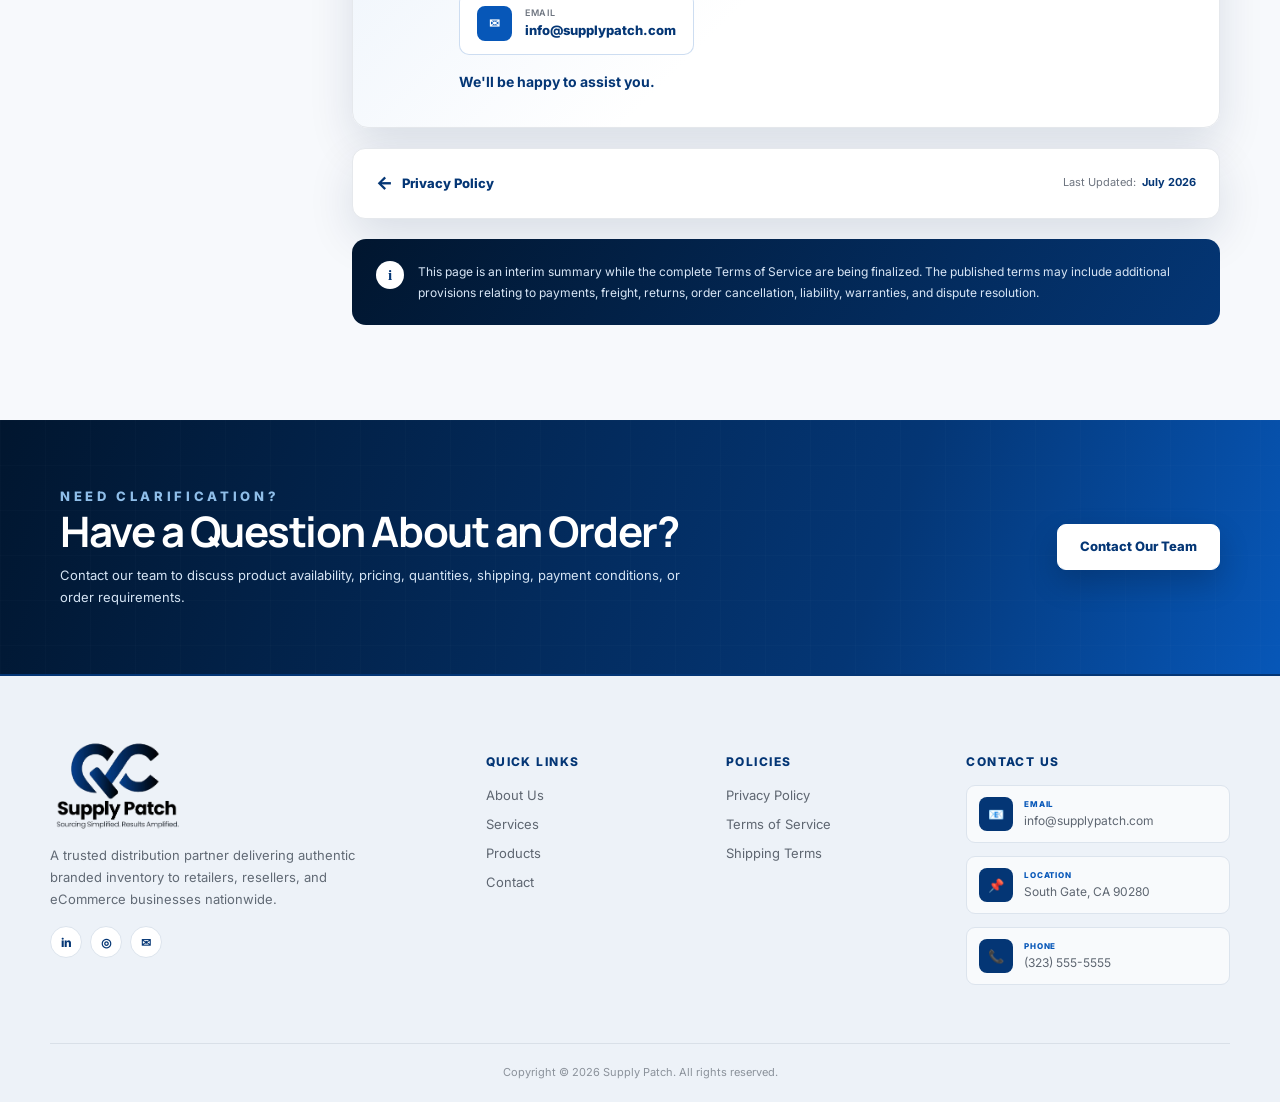
<file: terms-of-service.html>
<!DOCTYPE html>
<html lang="en">

<head>
  <meta charset="UTF-8" />
  <meta name="viewport" content="width=device-width, initial-scale=1.0" />
  <meta name="description" content="Supply Patch - Sourcing simplified, results amplified." />
  <title>Terms of Service</title>
  <link rel="preconnect" href="https://fonts.googleapis.com">
  <link rel="preconnect" href="https://fonts.gstatic.com" crossorigin>
  <link
    href="https://fonts.googleapis.com/css2?family=Inter:wght@400;500;600;700;800&family=Manrope:wght@400;500;600;700;800&display=swap"
    rel="stylesheet">
  <link rel="stylesheet" href="style.css" />
  
  <style>

.terms-page {
  color: var(--ink);
  background: var(--surface);
}

.terms-page *,
.terms-page *::before,
.terms-page *::after {
  box-sizing: border-box;
}

.terms-page .container {
  width: min(1160px, calc(100% - 40px));
  margin-inline: auto;
}

.section-label {
  margin: 0 0 13px;

  color: var(--blue);

  font-size: 11px;
  font-weight: 800;
  letter-spacing: 0.28em;
}


/* Hero */

.terms-hero {
  position: relative;

  padding: 95px 0 85px;

  overflow: hidden;

  background:
    radial-gradient(
      circle at 50% 0%,
      rgba(7, 87, 184, 0.14),
      transparent 38%
    ),
    linear-gradient(
      180deg,
      var(--white),
      var(--surface)
    );
}

.terms-hero::before {
  content: "";

  position: absolute;
  top: -150px;
  left: 50%;

  width: 470px;
  height: 470px;

  border: 1px dashed rgba(7, 87, 184, 0.12);
  border-radius: 50%;

  transform: translateX(-50%);
}

.terms-heading {
  position: relative;
  z-index: 2;

  max-width: 820px;
  margin: auto;

  text-align: center;
}

.terms-heading h1 {
  margin: 0 0 22px;

  font-family: "Manrope", sans-serif;
  font-size: clamp(42px, 6vw, 70px);
  font-weight: 800;
  line-height: 1.05;
  letter-spacing: -0.05em;
}

.terms-intro {
  max-width: 760px;
  margin: 0 auto;

  color: var(--muted);

  font-size: 15px;
  line-height: 1.85;
}

.terms-status {
  width: fit-content;

  display: flex;
  align-items: center;
  gap: 9px;

  margin: 27px auto 0;
  padding: 9px 15px;

  color: var(--navy);
  background: var(--blue-soft);

  border: 1px solid rgba(7, 87, 184, 0.16);
  border-radius: 999px;

  font-size: 12px;
  font-weight: 700;
}

.status-dot {
  width: 8px;
  height: 8px;

  background: var(--blue);
  border-radius: 50%;

  box-shadow: 0 0 0 5px rgba(7, 87, 184, 0.1);

  animation: termsPulse 1.8s ease-in-out infinite;
}


/* Main Layout */

.terms-content-section {
  padding: 0 0 95px;
}

.terms-layout {
  display: grid;
  grid-template-columns: 250px minmax(0, 1fr);
  align-items: start;
  gap: 42px;
}


/* Sidebar */

.terms-sidebar {
  position: sticky;
  top: 110px;
}

.terms-sidebar-card {
  padding: 24px;

  background: var(--white);

  border: 1px solid var(--line);
  border-radius: 15px;

  box-shadow: var(--shadow);
}

.sidebar-label {
  margin: 0 0 15px;

  color: var(--blue);

  font-size: 10px;
  font-weight: 800;
  letter-spacing: 0.2em;
}

.terms-nav {
  display: grid;
  gap: 4px;
}

.terms-nav a {
  display: block;

  padding: 10px 11px;

  color: var(--muted);

  border-radius: 7px;

  font-size: 12px;
  font-weight: 700;
  text-decoration: none;

  transition:
    color 0.25s ease,
    background 0.25s ease,
    transform 0.25s ease;
}

.terms-nav a:hover {
  color: var(--navy);
  background: var(--blue-soft);

  transform: translateX(4px);
}

.terms-updated {
  display: grid;
  gap: 1px;

  margin-top: 20px;
  padding-top: 18px;

  border-top: 1px solid var(--line);
}

.terms-updated span {
  color: var(--muted);

  font-size: 10px;
}

.terms-updated strong {
  color: var(--navy);

  font-size: 13px;
}


/* Terms Cards */

.terms-document {
  display: grid;
  gap: 20px;
}

.terms-card {
  display: grid;
  grid-template-columns: 52px minmax(0, 1fr);
  gap: 22px;

  padding: 32px;

  background: var(--white);

  border: 1px solid var(--line);
  border-radius: 16px;

  box-shadow: var(--shadow);

  scroll-margin-top: 120px;

  transition:
    transform 0.28s ease,
    border-color 0.28s ease,
    box-shadow 0.28s ease;
}

.terms-card:hover {
  transform: translateY(-4px);

  border-color: rgba(7, 87, 184, 0.24);

  box-shadow:
    0 23px 55px rgba(2, 31, 70, 0.14);
}

.terms-number {
  width: 48px;
  height: 48px;

  display: grid;
  place-items: center;

  color: var(--blue);
  background: var(--blue-soft);

  border: 1px solid rgba(7, 87, 184, 0.15);
  border-radius: 12px;

  font-family: "Manrope", sans-serif;
  font-size: 13px;
  font-weight: 800;
}

.terms-card-content h2 {
  margin: 0 0 13px;

  font-family: "Manrope", sans-serif;
  font-size: 24px;
  line-height: 1.25;
}

.terms-card-content p {
  margin: 0 0 13px;

  color: var(--muted);

  font-size: 14px;
  line-height: 1.85;
}

.terms-card-content p:last-child {
  margin-bottom: 0;
}


/* Contact Card */

.terms-contact-card {
  background:
    linear-gradient(
      135deg,
      rgba(234, 242, 251, 0.78),
      var(--white) 48%
    );
}

.terms-email {
  width: fit-content;

  display: inline-flex;
  align-items: center;
  gap: 13px;

  margin: 6px 0 14px;
  padding: 13px 17px;

  color: var(--navy);
  background: var(--white);

  border: 1px solid rgba(7, 87, 184, 0.2);
  border-radius: 10px;

  font-size: 13px;
  font-weight: 800;
  text-decoration: none;

  transition:
    color 0.25s ease,
    background 0.25s ease,
    transform 0.25s ease;
}

.terms-email:hover {
  color: var(--white);
  background: var(--navy);

  transform: translateY(-2px);
}

.terms-email-icon {
  width: 35px;
  height: 35px;

  display: grid;
  place-items: center;

  color: var(--white);
  background: var(--blue);

  border-radius: 8px;
}

.terms-email small {
  display: block;

  color: var(--muted);

  font-size: 9px;
  font-weight: 600;
  letter-spacing: 0.08em;
  text-transform: uppercase;
}

.terms-email:hover small {
  color: #d6e4f4;
}

.terms-assistance {
  color: var(--navy) !important;
  font-weight: 700;
}


/* Bottom Navigation */

.terms-bottom-bar {
  display: flex;
  align-items: center;
  justify-content: space-between;
  gap: 20px;

  padding: 20px 23px;

  background: var(--white);

  border: 1px solid var(--line);
  border-radius: 13px;

  box-shadow: var(--shadow);
}

.back-policy-link {
  display: inline-flex;
  align-items: center;
  gap: 9px;

  color: var(--navy);

  font-size: 13px;
  font-weight: 800;
  text-decoration: none;

  transition:
    color 0.25s ease,
    transform 0.25s ease;
}

.back-policy-link span {
  font-size: 18px;
}

.back-policy-link:hover {
  color: var(--blue);

  transform: translateX(-3px);
}

.bottom-updated {
  display: flex;
  align-items: center;
  gap: 6px;

  color: var(--muted);

  font-size: 11px;
}

.bottom-updated strong {
  color: var(--navy);
}


/* Interim Note */

.terms-note {
  display: flex;
  align-items: flex-start;
  gap: 14px;

  padding: 22px 24px;

  color: #d8e6f6;

  background:
    linear-gradient(
      125deg,
      var(--navy-deep),
      var(--navy)
    );

  border-radius: 14px;
}

.terms-note-icon {
  width: 28px;
  height: 28px;

  flex: 0 0 28px;

  display: grid;
  place-items: center;

  color: var(--navy);
  background: var(--white);

  border-radius: 50%;

  font-family: Georgia, serif;
  font-size: 15px;
  font-weight: 800;
}

.terms-note p {
  margin: 0;

  font-size: 12px;
  line-height: 1.75;
}


/* CTA */

.terms-cta {
  position: relative;

  padding: 65px 0;

  overflow: hidden;

  color: var(--white);

  background:
    linear-gradient(
      110deg,
      var(--navy-deep),
      var(--navy) 68%,
      var(--blue)
    );
}

.terms-cta::before {
  content: "";

  position: absolute;
  inset: 0;

  opacity: 0.1;

  background-image:
    linear-gradient(
      rgba(255, 255, 255, 0.15) 1px,
      transparent 1px
    ),
    linear-gradient(
      90deg,
      rgba(255, 255, 255, 0.15) 1px,
      transparent 1px
    );

  background-size: 45px 45px;
}

.terms-cta-content {
  position: relative;
  z-index: 2;

  display: flex;
  align-items: center;
  justify-content: space-between;
  gap: 35px;
}

.terms-cta .section-label {
  color: #8fbee9;
}

.terms-cta h2 {
  margin: 0 0 8px;

  font-family: "Manrope", sans-serif;
  font-size: clamp(28px, 4vw, 42px);
  line-height: 1.15;
  letter-spacing: -0.035em;
}

.terms-cta p {
  max-width: 650px;
  margin: 0;

  color: #d5e4f4;

  font-size: 13px;
  line-height: 1.75;
}

.terms-button {
  flex-shrink: 0;

  min-height: 46px;

  display: inline-flex;
  align-items: center;
  justify-content: center;

  padding: 11px 22px;

  color: var(--navy);
  background: var(--white);

  border: 1px solid var(--white);
  border-radius: 9px;

  font-size: 13px;
  font-weight: 800;
  text-decoration: none;

  box-shadow: 0 13px 30px rgba(0, 0, 0, 0.18);

  transition:
    color 0.25s ease,
    background 0.25s ease,
    transform 0.25s ease;
}

.terms-button:hover {
  color: var(--white);
  background: transparent;

  transform: translateY(-3px);
}


/* Animation */

@keyframes termsPulse {
  0%,
  100% {
    box-shadow: 0 0 0 5px rgba(7, 87, 184, 0.1);
  }

  50% {
    box-shadow: 0 0 0 8px rgba(7, 87, 184, 0.04);
  }
}


/* Tablet */

@media (max-width: 900px) {

  .terms-layout {
    grid-template-columns: 1fr;
  }

  .terms-sidebar {
    position: static;
  }

  .terms-nav {
    grid-template-columns: repeat(3, 1fr);
  }

  .terms-updated {
    display: flex;
    align-items: center;
    justify-content: space-between;
  }
}


/* Mobile */

@media (max-width: 680px) {

  .terms-page .container {
    width: min(100% - 28px, 1160px);
  }

  .terms-hero {
    padding: 68px 0 60px;
  }

  .terms-content-section {
    padding: 55px 0 70px;
  }

  .terms-nav {
    grid-template-columns: 1fr 1fr;
  }

  .terms-card {
    grid-template-columns: 1fr;

    padding: 25px;
  }

  .terms-number {
    width: 43px;
    height: 43px;
  }

  .terms-card-content h2 {
    font-size: 21px;
  }

  .terms-bottom-bar {
    align-items: flex-start;
    flex-direction: column;
  }

  .terms-cta-content {
    flex-direction: column;
    align-items: flex-start;
  }
}


/* Small Mobile */

@media (max-width: 450px) {

  .terms-heading h1 {
    font-size: 40px;
  }

  .terms-intro {
    font-size: 14px;
  }

  .terms-nav {
    grid-template-columns: 1fr;
  }

  .terms-card {
    padding: 22px;
  }

  .terms-email {
    width: 100%;

    overflow-wrap: anywhere;
  }

  .terms-note {
    flex-direction: column;
  }

  .terms-button {
    width: 100%;
  }
}


/* Accessibility */

@media (prefers-reduced-motion: reduce) {

  .status-dot {
    animation: none;
  }

  .terms-card,
  .terms-nav a,
  .terms-email,
  .back-policy-link,
  .terms-button {
    transition: none;
  }
}
  </style>
</head>
<body>

 <header class="site-header">
    <div class="container nav-wrap">
      <a href="index.html" class="brand" aria-label="Supply Patch home">
        <img src="logo.png" alt="Supply Patch logo" />
      </a>

      <button class="menu-toggle" aria-label="Toggle menu" aria-expanded="false">
        <span></span><span></span><span></span>
      </button>

      <nav class="main-nav">
        <a class="active" href="index.html">Home</a>
         <a href="about.html">About</a>
        <a href="services.html">Services</a>
        <a href="products.html">Products</a>
        <a href="#contact">Contact</a>
      </nav>

      <div class="nav-actions">
        <!-- <a class="btn btn-outline" href="#sell">Sell to Us</a> -->
        <a class="btn btn-primary" href="#buy">Buy From Us</a>
      </div>
    </div>
  </header>

    <main class="terms-page">

  <!-- Hero -->
  <section class="terms-hero">
    <div class="container">

      <div class="terms-heading">
        <p class="section-label">IN PREPARATION</p>

        <h1>Terms of Service</h1>

        <p class="terms-intro">
          Our complete Terms of Service are currently being finalized. Until
          the full version is published, the summary below outlines what you
          can expect when working with Supply Patch Distribution.
        </p>

        <!-- <div class="terms-status">
          <span class="status-dot"></span>
          Full terms currently being finalized
        </div> -->
      </div>

    </div>
  </section>


  <!-- Terms Content -->
  <section class="terms-content-section">
    <div class="container terms-layout">

      <!-- Sidebar -->
      <aside class="terms-sidebar">
        <div class="terms-sidebar-card">

          <p class="sidebar-label">ON THIS PAGE</p>

          <nav class="terms-nav">
            <a href="#what-we-do">What we do</a>
            <a href="#inquiries-orders">Inquiries & Orders</a>
            <a href="#information-submit">Information you submit</a>
            <a href="#availability-pricing">
              Product availability & pricing
            </a>
            <a href="#get-in-touch">Get in touch</a>
          </nav>

          <div class="terms-updated">
            <span>Last Updated</span>
            <strong>July 2026</strong>
          </div>

        </div>
      </aside>


      <!-- Document -->
      <article class="terms-document">

        <section class="terms-card" id="what-we-do">
          <div class="terms-number">01</div>

          <div class="terms-card-content">
            <h2>What we do.</h2>

            <p>
              Supply Patch Distribution provides authentic branded wholesale
              inventory to retailers, wholesalers, distributors, and
              eCommerce businesses.
            </p>

            <p>
              All purchases are subject to product availability and written
              confirmation. Pricing, quantities, shipping terms, and payment
              conditions are agreed upon before any order is processed.
            </p>
          </div>
        </section>


        <section class="terms-card" id="inquiries-orders">
          <div class="terms-number">02</div>

          <div class="terms-card-content">
            <h2>Inquiries &amp; Orders.</h2>

            <p>
              Submitting an inquiry, requesting a quote, or contacting our team
              does not create a binding agreement or guarantee product
              availability.
            </p>

            <p>
              All orders are confirmed only after pricing, inventory, and
              order details have been reviewed and accepted by both parties.
            </p>
          </div>
        </section>


        <section class="terms-card" id="information-submit">
          <div class="terms-number">03</div>

          <div class="terms-card-content">
            <h2>Information you submit.</h2>

            <p>
              Information provided through our website, including contact
              forms, quote requests, and account inquiries, is securely stored
              and used only to respond to your requests, provide inventory
              information, and communicate regarding products and services.
            </p>

            <p>
              We do not sell or share your personal information with third
              parties except as required to fulfill our services or comply
              with applicable laws.
            </p>
          </div>
        </section>


        <section class="terms-card" id="availability-pricing">
          <div class="terms-number">04</div>

          <div class="terms-card-content">
            <h2>Product availability &amp; pricing.</h2>

            <p>
              We strive to ensure all product descriptions, inventory
              information, and pricing are accurate and up to date.
            </p>

            <p>
              However, inventory levels, product availability, and wholesale
              pricing may change without notice. Final pricing and product
              availability are confirmed at the time your order is accepted.
            </p>
          </div>
        </section>


        <section
          class="terms-card terms-contact-card"
          id="get-in-touch"
        >
          <div class="terms-number">05</div>

          <div class="terms-card-content">
            <h2>Get in touch.</h2>

            <p>
              If you have questions about our Terms of Service or working with
              Supply Patch Distribution, please contact our team.
            </p>

            <a
              href="mailto:info@supplypatch.com"
              class="terms-email"
            >
              <span class="terms-email-icon">✉</span>

              <span>
                <small>Email</small>
                info@supplypatch.com
              </span>
            </a>

            <p class="terms-assistance">
              We'll be happy to assist you.
            </p>
          </div>
        </section>


        <!-- Bottom Navigation -->
        <div class="terms-bottom-bar">

          <a
            href="privacy-policy.html"
            class="back-policy-link"
          >
            <span>←</span>
            Privacy Policy
          </a>

          <div class="bottom-updated">
            <span>Last Updated:</span>
            <strong>July 2026</strong>
          </div>

        </div>


        <!-- Temporary Notice -->
        <div class="terms-note">
          <div class="terms-note-icon">i</div>

          <p>
            This page is an interim summary while the complete Terms of Service
            are being finalized. The published terms may include additional
            provisions relating to payments, freight, returns, order
            cancellation, liability, warranties, and dispute resolution.
          </p>
        </div>

      </article>
    </div>
  </section>


  <!-- CTA -->
  <section class="terms-cta">
    <div class="container">

      <div class="terms-cta-content">

        <div>
          <p class="section-label">NEED CLARIFICATION?</p>

          <h2>Have a Question About an Order?</h2>

          <p>
            Contact our team to discuss product availability, pricing,
            quantities, shipping, payment conditions, or order requirements.
          </p>
        </div>

        <a
          href="mailto:adam.james@supplypatch.com"
          class="terms-button"
        >
          Contact Our Team
        </a>

      </div>
    </div>
  </section>

</main>
    
 <footer>
  <div class="container footer-grid">

    <div class="footer-brand">
      <img src="logo.png" alt="Supply Patch">

      <p>
        A trusted distribution partner delivering authentic branded inventory
        to retailers, resellers, and eCommerce businesses nationwide.
      </p>

      <div class="socials">
        <a href="#" aria-label="LinkedIn">in</a>
        <a href="#" aria-label="Instagram">◎</a>

        <a
          href="mailto:adam.james@supplypatch.com"
          aria-label="Email"
        >
          ✉
        </a>
      </div>
    </div>


    <div>
      <h4>QUICK LINKS</h4>

      <a href="about.html">About Us</a>
      <a href="services.html">Services</a>
      <a href="products.html">Products</a>
      <a href="contact.html">Contact</a>
    </div>


    <div>
      <h4>POLICIES</h4>

      <a href="privacy-policy.html">
        Privacy Policy
      </a>

      <a href="terms-of-service.html">
        Terms of Service
      </a>
      <a href="shipping.html">
        Shipping Terms
      </a>
    </div>


    <div class="footer-contact">
      <h4>CONTACT US</h4>

      <a
        href="mailto:info@supplypatch.com"
        class="footer-contact-item"
      >
        <span class="footer-contact-icon">📧</span>

        <span>
          <small>Email</small>
         info@supplypatch.com
        </span>
      </a>

      <div class="footer-contact-item">
        <span class="footer-contact-icon">📌</span>

        <span>
          <small>Location</small>
          South Gate, CA 90280
        </span>
      </div>

      <div class="footer-contact-item">
        <span class="footer-contact-icon">📞</span>

        <span>
          <small>phone</small>
          (323) 555-5555
        </span>
      </div>
    </div>

  </div>


  <div class="container footer-bottom">
    <p>
      Copyright © 2026 Supply Patch. All rights reserved.
    </p>
  </div>
</footer>

  <script src="script.js"></script>

</body>
</html>
</file>
<file: style.css>
:root {
  --navy: #043675;
  --navy-dark: #021f46;
  --navy-deep: #01162f;
  --blue: #0757b8;
  --blue-soft: #eaf2fb;
  --ink: #10131a;
  --muted: #6e7580;
  --line: #e5e8ec;
  --surface: #f7f9fc;
  --white: #ffffff;
  --green: #20b66a;
  --shadow: 0 18px 45px rgba(2, 31, 70, 0.12);
}

* {
  box-sizing: border-box;
}

html {
  scroll-behavior: smooth;
}

body {
  margin: 0;
  color: var(--ink);
  background: var(--white);
  font-family: "Inter", sans-serif;
  line-height: 1.6;
}
img {
  max-width: 100%;
  display: block;
}
a {
  text-decoration: none;
  color: inherit;
}
button,
input,
textarea {
  font: inherit;
}
.container {
  width: min(1180px, calc(100% - 40px));
  margin-inline: auto;
}

/* Page loader */
.site-loader {
  position: fixed;
  inset: 0;
  z-index: 99999;

  display: grid;
  place-items: center;

  background:
    radial-gradient(circle at 50% 35%, rgba(7, 87, 184, 0.22), transparent 28%),
    linear-gradient(145deg, var(--navy-deep), var(--navy-dark) 58%, #020b18);

  transition:
    opacity 0.65s ease,
    visibility 0.65s ease;
}

/* Background grid */
.site-loader::before {
  content: "";
  position: absolute;
  inset: 0;

  background-image:
    linear-gradient(rgba(255, 255, 255, 0.045) 1px, transparent 1px),
    linear-gradient(90deg, rgba(255, 255, 255, 0.045) 1px, transparent 1px);

  background-size: 42px 42px;

  -webkit-mask-image: radial-gradient(circle at center, black, transparent 72%);

  mask-image: radial-gradient(circle at center, black, transparent 72%);
}

/* Loader hide state */
.site-loader.loader-hidden {
  opacity: 0;
  visibility: hidden;
  pointer-events: none;
}

.loader-inner {
  position: relative;
  z-index: 2;

  width: min(320px, 80vw);
  text-align: center;
  color: #ffffff;
}

.loader-logo-wrap {
  position: relative;

  width: 150px;
  height: 150px;

  margin: 0 auto 26px;

  display: grid;
  place-items: center;
}

.loader-logo {
  width: 104px;
  height: 104px;

  object-fit: contain;

  padding: 14px;

  border-radius: 24px;

  background: rgba(255, 255, 255, 0.96);

  box-shadow: 0 20px 45px rgba(0, 0, 0, 0.28);

  animation: loaderPulse 1.8s ease-in-out infinite;
}

/* Outer ring */
.loader-ring {
  position: absolute;
  inset: 0;

  border-radius: 50%;

  border: 2px solid transparent;
  border-top-color: #6ea9ee;
  border-right-color: rgba(255, 255, 255, 0.82);

  animation: loaderSpin 1.2s linear infinite;
}

/* Inner ring */
.loader-ring-2 {
  inset: 12px;

  border-top-color: transparent;
  border-right-color: #2f7fd5;
  border-bottom-color: rgba(255, 255, 255, 0.5);

  animation-direction: reverse;
  animation-duration: 1.7s;
}

.loader-inner p {
  margin: 0 0 16px;

  color: #d7e7fa;

  font-size: 13px;
  font-weight: 700;
  letter-spacing: 0.05em;
}

/* Progress line */
.loader-progress {
  width: 100%;
  height: 4px;

  overflow: hidden;

  border-radius: 999px;

  background: rgba(255, 255, 255, 0.13);
}

.loader-progress span {
  display: block;

  width: 42%;
  height: 100%;

  border-radius: inherit;

  background: linear-gradient(90deg, #6ea9ee, #ffffff, #2f7fd5);

  box-shadow: 0 0 18px rgba(110, 169, 238, 0.85);

  animation: loaderSlide 1.35s ease-in-out infinite;
}

/* Loader active ho to scroll band */
body.loading {
  overflow: hidden;
}

/* Animations */
@keyframes loaderSpin {
  to {
    transform: rotate(360deg);
  }
}

@keyframes loaderPulse {
  0%,
  100% {
    transform: scale(1);

    box-shadow: 0 20px 45px rgba(0, 0, 0, 0.28);
  }

  50% {
    transform: scale(1.045);

    box-shadow: 0 24px 55px rgba(0, 0, 0, 0.35);
  }
}

@keyframes loaderSlide {
  0% {
    transform: translateX(-120%);
  }

  55% {
    transform: translateX(120%);
  }

  100% {
    transform: translateX(250%);
  }
}

/* Mobile */
@media (max-width: 480px) {
  .loader-logo-wrap {
    width: 125px;
    height: 125px;
  }

  .loader-logo {
    width: 86px;
    height: 86px;
    border-radius: 20px;
  }

  .loader-inner {
    width: min(270px, 78vw);
  }

  .loader-inner p {
    font-size: 11px;
  }
}

/* Accessibility */
@media (prefers-reduced-motion: reduce) {
  .loader-ring,
  .loader-logo,
  .loader-progress span {
    animation: none;
  }
}

.site-header {
  position: sticky;
  top: 0;
  z-index: 1000;
  background: rgba(255, 255, 255, 0.96);
  border-bottom: 1px solid rgba(4, 54, 117, 0.08);
  backdrop-filter: blur(14px);
}

.nav-wrap {
  min-height: 82px;
  display: flex;
  align-items: center;
  gap: 28px;
  position: relative;
}

.brand {
  width: 150px;
  flex-shrink: 0;
}

.brand img {
  width: 100%;
  height: 100px;
  object-fit: contain;
}

.main-nav {
  display: flex;
  align-items: center;
  gap: 28px;
  margin-left: auto;
}

.main-nav a {
  font-size: 14px;
  font-weight: 700;
  color: #303641;
  position: relative;
}

.main-nav a::after {
  content: "";
  position: absolute;
  left: 0;
  right: 0;
  bottom: -9px;
  height: 2px;
  background: var(--blue);
  transform: scaleX(0);
  transition: 0.25s;
}

.main-nav a:hover::after,
.main-nav a.active::after {
  transform: scaleX(1);
}

.main-nav a.active {
  color: var(--blue);
}

.nav-actions {
  display: flex;
  gap: 10px;
}

.btn {
  display: inline-flex;
  align-items: center;
  justify-content: center;
  border: 1px solid transparent;
  border-radius: 9px;
  padding: 12px 20px;
  font-weight: 800;
  font-size: 14px;
  cursor: pointer;
  transition: 0.25s;
}

.btn:hover {
  transform: translateY(-2px);
}

.btn-primary {
  background: var(--navy);
  color: #fff;
  box-shadow: 0 9px 20px rgba(4, 54, 117, 0.18);
}

.btn-primary:hover {
  background: var(--navy-dark);
}

.btn-outline {
  border-color: var(--navy);
  color: var(--navy);
  background: white;
}

.btn-outline:hover {
  background: var(--blue-soft);
}

.menu-toggle {
  display: none;
  border: 0;
  background: transparent;
  padding: 6px;
}

.menu-toggle span {
  display: block;
  width: 24px;
  height: 2px;
  background: var(--navy);
  margin: 5px;
}

/* ===========================
   Desktop Only Navigation
=========================== */
@media (min-width: 992px) {

  .main-nav {
    position: absolute;
    left: 50%;
    transform: translateX(-50%);
    margin-left: 0;
  }

  .nav-actions {
    margin-left: auto;
  }

}

.hero {
  min-height: 560px;
  position: relative;
  display: grid;
  place-items: center;
  overflow: hidden;
  color: white;
  background:
    radial-gradient(circle at 20% 42%, rgba(7, 87, 184, 0.65), transparent 28%),
    radial-gradient(circle at 82% 40%, rgba(4, 54, 117, 0.48), transparent 24%),
    linear-gradient(115deg, var(--navy), var(--navy-deep) 68%, #010b18);
}
.hero::before {
  content: "";
  position: absolute;
  inset: 0;
  opacity: 0.16;
  background-image:
    linear-gradient(rgba(255, 255, 255, 0.18) 1px, transparent 1px),
    linear-gradient(90deg, rgba(255, 255, 255, 0.18) 1px, transparent 1px);
  background-size: 50px 50px;
  mask-image: linear-gradient(
    to bottom,
    transparent,
    black 30%,
    black 70%,
    transparent
  );
}
.hero-content {
  position: relative;
  z-index: 2;
  text-align: center;
  max-width: 760px;
  padding: 90px 20px;
}
.eyebrow {
  margin: 0 0 12px;
  font-size: 11px;
  letter-spacing: 0.28em;
  font-weight: 800;
  color: #aac8ed;
}
.eyebrow.blue {
  color: var(--blue);
}
.hero h1 {
  font-family: "Manrope", sans-serif;
  font-size: 56px;
  line-height: 1.02;
  margin: 0 0 24px;
  letter-spacing: -0.045em;
}
.hero h1 span {
  color: #72a8e8;
}
.hero-copy {
  max-width: 660px;
  margin: 0 auto 28px;
  color: #d6e3f4;
  font-size: 16px;
}
.hero-actions {
  display: flex;
  gap: 12px;
  justify-content: center;
}
.btn-light {
  background: #fff;
  color: var(--navy);
}
.btn-ghost {
  color: #fff;
  border-color: rgba(255, 255, 255, 0.38);
  background: rgba(255, 255, 255, 0.06);
}
.trust-line {
  font-size: 12px;
  color: #b7c9df;
  margin-top: 24px;
  font-weight: 600;
}
.hero-orb {
  position: absolute;
  border: 1px dashed rgba(255, 255, 255, 0.2);
  border-radius: 50%;
}
.hero-orb-left {
  width: 300px;
  height: 300px;
  left: -65px;
  top: 130px;
}
.hero-orb-right {
  width: 330px;
  height: 330px;
  right: -80px;
  top: 110px;
}

.floating-card {
  position: absolute;
  z-index: 3;
  width: 110px;
  height: 132px;
  border-radius: 13px;
  background: #fff;
  box-shadow: 0 18px 40px rgba(0, 0, 0, 0.28);
  padding: 11px;
  color: var(--ink);
  display: flex;
  align-items: center;
  justify-content: center;
}
.floating-card .chip {
  position: absolute;
  left: 8px;
  top: 8px;
  font-size: 8px;
  letter-spacing: 0.08em;
  padding: 3px 6px;
  border-radius: 20px;
  background: #edf3fb;
  color: var(--navy);
  font-weight: 800;
}
.product-emoji {
  font-size: 52px;
  filter: drop-shadow(0 9px 8px rgba(0, 0, 0, 0.12));
}
.fc-1 {
  left: 10%;
  top: 90px;
  transform: rotate(-2deg);
}
.fc-2 {
  left: 17%;
  bottom: 85px;
  transform: rotate(3deg);
}
.fc-3 {
  right: 17%;
  bottom: 82px;
  transform: rotate(-2deg);
}
.fc-4 {
  right: 10%;
  top: 96px;
  transform: rotate(2deg);
}

.brand-strip {
  padding: 28px 0;
  border-bottom: 1px solid var(--line);
  background: #fff;
}
.brand-row {
  display: flex;
  justify-content: space-between;
  gap: 25px;
  align-items: center;
  flex-wrap: wrap;
}
.brand-row span {
  font-family: "Manrope", sans-serif;
  font-weight: 800;
  color: #7a8390;
  letter-spacing: 0.03em;
  font-size: 18px;
}
.brand-row span:nth-child(2) {
  font-size: 29px;
  color: #0d6594;
}
.brand-row span:nth-child(3) {
  font-family: Georgia, serif;
  font-weight: 500;
  color: #343944;
}
.brand-row span:nth-child(4) {
  font-family: Georgia, serif;
  font-style: italic;
}

.section {
  padding: 88px 0;
}
.section-heading {
  text-align: center;
  max-width: 780px;
  margin: 0 auto 44px;
}
.section-heading h2 {
  font-family: "Manrope", sans-serif;
  font-size: clamp(30px, 4vw, 46px);
  line-height: 1.15;
  margin: 0 0 14px;
  letter-spacing: -0.035em;
}
.section-heading h2 span {
  color: var(--blue);
}
.section-heading p:not(.eyebrow) {
  color: var(--muted);
  margin: 0 auto;
  max-width: 700px;
}

.category-grid {
  display: grid;
  grid-template-columns: repeat(5, 1fr);
  gap: 14px;
}
.category-card {
  min-height: 245px;
  border-radius: 12px;
  padding: 18px;
  position: relative;
  overflow: hidden;
  display: flex;
  flex-direction: column;
  justify-content: space-between;
  color: white;
  background: linear-gradient(180deg, #172338, #05080d);
  box-shadow: var(--shadow);
}
.category-card::before {
  content: "";
  position: absolute;
  inset: 0;
  background: radial-gradient(
    circle at 50% 26%,
    rgba(78, 145, 226, 0.45),
    transparent 32%
  );
}
.category-card > * {
  position: relative;
  z-index: 1;
}
.category-icon {
  text-align: center;
  font-size: 72px;
  margin-top: 24px;
  filter: drop-shadow(0 12px 16px rgba(0, 0, 0, 0.28));
}
.category-card h3 {
  font-size: 16px;
  line-height: 1.15;
  margin: 0 0 8px;
}
.category-card a {
  font-size: 11px;
  font-weight: 700;
  color: #c7d8ec;
}
.category-card:hover {
  transform: translateY(-7px);
  transition: 0.28s;
}
.kitchen::before {
  background: radial-gradient(
    circle at 50% 26%,
    rgba(211, 75, 95, 0.48),
    transparent 34%
  );
}
.health::before {
  background: radial-gradient(
    circle at 50% 26%,
    rgba(226, 175, 56, 0.45),
    transparent 34%
  );
}
.sports::before {
  background: radial-gradient(
    circle at 50% 26%,
    rgba(173, 91, 38, 0.45),
    transparent 34%
  );
}
.tools::before {
  background: radial-gradient(
    circle at 50% 26%,
    rgba(46, 101, 176, 0.55),
    transparent 34%
  );
}
.games::before {
  background: radial-gradient(
    circle at 50% 26%,
    rgba(42, 81, 143, 0.55),
    transparent 34%
  );
}

.who-we-serve {
  background: #f4f7fb;
}
.service-grid {
  display: grid;
  grid-template-columns: repeat(3, 1fr);
  gap: 36px;
  max-width: 900px;
  margin: auto;
}
.service-grid article {
  text-align: center;
  padding: 25px;
  border-top: 1px solid #dce4ed;
}
.service-icon {
  width: 58px;
  height: 58px;
  border-radius: 50%;
  display: grid;
  place-items: center;
  margin: 0 auto 16px;
  background: #e7f0fb;
  font-size: 27px;
}
.service-grid h3 {
  margin: 0 0 10px;
  font-size: 18px;
}
.service-grid p {
  margin: 0;
  color: var(--muted);
  font-size: 14px;
}

.partner-grid {
  /* display: grid; */
  /* grid-template-columns: 1fr 50px 1fr; */
  align-items: center;
  max-width: 850px;
  margin: auto;
}
.partner-grid article {
  text-align: center;
  padding: 12px 40px;
}
.partner-icon {
  font-size: 42px;
  margin-bottom: 8px;
}
.partner-grid h3 {
  font-size: 22px;
  margin: 0 0 8px;
}
.partner-grid p {
  font-size: 14px;
  color: var(--muted);
  margin: 0 0 20px;
}
.partner-divider {
  font-size: 34px;
  color: #cbd1d9;
  text-align: center;
}

.testimonials {
  background: #f4f7fb;
}
.testimonial-track {
  display: grid;
  grid-template-columns: repeat(3, 1fr);
  gap: 22px;
}
.testimonial-card {
  background: #fff;
  border: 1px solid #e5e9ef;
  border-radius: 12px;
  padding: 26px;
  box-shadow: 0 10px 30px rgba(2, 31, 70, 0.06);
}
.stars {
  letter-spacing: 2px;
  color: var(--blue);
  font-size: 14px;
  margin-bottom: 15px;
}
.testimonial-card > p {
  font-size: 14px;
  color: #575f69;
  min-height: 76px;
}
.person {
  display: flex;
  align-items: center;
  gap: 11px;
  margin-top: 18px;
}
.person > span {
  width: 38px;
  height: 38px;
  border-radius: 50%;
  display: grid;
  place-items: center;
  background: #edf2f8;
  color: var(--navy);
  font-size: 11px;
  font-weight: 800;
}
.person strong,
.person small {
  display: block;
}
.person strong {
  font-size: 13px;
}
.person small {
  font-size: 11px;
  color: #8a9199;
}
.slider-dots {
  display: flex;
  justify-content: center;
  gap: 8px;
  margin-top: 25px;
}
.dot {
  width: 9px;
  height: 9px;
  border: 0;
  border-radius: 50%;
  background: #ccd3db;
  padding: 0;
  cursor: pointer;
}
.dot.active {
  background: var(--navy);
}

.contact-center{
    max-width:650px;
    margin:0 auto;
    text-align:center;
}

.contact-center h2{
    font-size:40px;
    margin:0 0 20px;
}

.contact-form{
    display:flex;
    flex-direction:column;
    gap:18px;
}

.contact-form input,
.contact-form textarea{
    width:100%;
}

.contact-form .btn{
    align-self:center;
}

.contact-grid h2 {
  font-size: 30px;
  margin: 0 0 20px;
}
.info-card,
.contact-form {
  background: #f4f7fb;
  border: 1px solid #e4e9ef;
  border-radius: 12px;
  padding: 22px;
  margin-top: 14px;
}
.info-card h4 {
  margin: 0 0 6px;
  color: var(--blue);
  font-size: 12px;
  letter-spacing: 0.14em;
}
.info-card p,
.contact-form p {
  color: var(--muted);
  font-size: 13px;
}
.newsletter-form {
  display: flex;
  gap: 8px;
}
input,
textarea {
  width: 100%;
  border: 1px solid #dfe5ec;
  border-radius: 7px;
  background: #fff;
  padding: 12px 13px;
  outline: none;
  transition: 0.2s;
}
input:focus,
textarea:focus {
  border-color: var(--blue);
  box-shadow: 0 0 0 3px rgba(7, 87, 184, 0.1);
}
.whatsapp-btn {
  display: flex;
  justify-content: center;
  background: var(--green);
  color: #fff;
  border-radius: 7px;
  padding: 11px;
  font-weight: 800;
  font-size: 13px;
}
.contact-form {
  display: grid;
  gap: 10px;
}
.contact-form .btn {
  width: 100%;
}
.form-message {
  font-size: 12px;
  color: var(--green);
  min-height: 18px;
}
footer {
  padding-top: 58px;

  background: #edf2f8;

  border-top: 2px solid var(--navy);
}


/* Footer Grid */

.footer-grid {
  display: grid;
  grid-template-columns: 2fr 1fr 1fr 1.35fr;
  gap: 45px;
}


/* Footer Brand */

.footer-brand img {
  width: 180px;
  height: 100px;

  object-fit: contain;
  object-position: left center;
}

.footer-brand p {
  max-width: 320px;

  margin: 10px 0 0;

  color: #616a75;

  font-size: 13px;
  line-height: 1.7;
}


/* Footer Headings */

.footer-grid h4 {
  margin: 18px 0 14px;

  color: var(--navy);

  font-size: 12px;
  font-weight: 800;
  letter-spacing: 0.12em;
}


/* Footer Links */

.footer-grid > div:not(.footer-brand):not(.footer-contact) > a {
  display: block;

  margin: 8px 0;

  color: #5e6671;

  font-size: 13px;
  text-decoration: none;

  transition:
    color 0.25s ease,
    transform 0.25s ease;
}

.footer-grid > div:not(.footer-brand):not(.footer-contact) > a:hover {
  color: var(--blue);

  transform: translateX(3px);
}


/* Social Links */

.socials {
  display: flex;
  gap: 8px;

  margin-top: 16px;
}

.socials a {
  width: 32px;
  height: 32px;

  display: grid;
  place-items: center;

  color: var(--navy);
  background: var(--white);

  border: 1px solid #dce4ed;
  border-radius: 50%;

  font-size: 12px;
  font-weight: 800;
  text-decoration: none;

  transition:
    color 0.25s ease,
    background 0.25s ease,
    transform 0.25s ease;
}

.socials a:hover {
  color: var(--white);
  background: var(--navy);

  transform: translateY(-3px);
}


/* Contact Column */

.footer-contact {
  min-width: 0;
}

.footer-contact-item {
  display: flex;
  align-items: center;
  gap: 11px;

  width: 100%;

  margin-bottom: 13px;
  padding: 11px 12px;

  color: #5e6671;
  background: rgba(255, 255, 255, 0.65);

  border: 1px solid #dce4ed;
  border-radius: 9px;

  font-size: 12px;
  line-height: 1.45;
  text-decoration: none;

  overflow-wrap: anywhere;

  transition:
    color 0.25s ease,
    background 0.25s ease,
    border-color 0.25s ease,
    transform 0.25s ease;
}

a.footer-contact-item:hover {
  color: var(--navy);
  background: var(--white);

  border-color: rgba(7, 87, 184, 0.3);

  transform: translateX(3px);
}

.footer-contact-icon {
  width: 34px;
  height: 34px;

  flex: 0 0 34px;

  display: grid;
  place-items: center;

  color: var(--white);
  background: var(--navy);

  border-radius: 8px;

  font-size: 13px;
  font-weight: 800;
}

.footer-contact-item small {
  display: block;

  margin-bottom: 1px;

  color: var(--blue);

  font-size: 8px;
  font-weight: 800;
  letter-spacing: 0.1em;
  text-transform: uppercase;
}


/* Footer Bottom */

.footer-bottom {
  display: flex;
  justify-content: center;
  gap: 20px;

  margin-top: 45px;
  padding: 20px 0;

  color: #8b929b;

  border-top: 1px solid #d9e0e8;

  font-size: 11px;
  text-align: center;
}

.footer-bottom p {
  margin: 0;
}

@media (max-width: 1050px) {
  .category-grid {
    grid-template-columns: repeat(3, 1fr);
  }
  .floating-card {
    transform: scale(0.85);
  }
  .fc-1 {
    left: 4%;
  }
  .fc-2 {
    left: 8%;
  }
  .fc-3 {
    right: 8%;
  }
  .fc-4 {
    right: 4%;
  }
  .main-nav {
    gap: 17px;
  }
}
@media (max-width: 860px) {
  .nav-actions {
    display: none;
  }
  .menu-toggle {
    display: block;
    margin-left: auto;
  }
  .main-nav {
    position: absolute;
    top: 82px;
    left: 0;
    right: 0;
    background: #fff;
    border-bottom: 1px solid var(--line);
    display: none;
    flex-direction: column;
    align-items: flex-start;
    padding: 22px 24px;
    box-shadow: 0 15px 35px rgba(0, 0, 0, 0.08);
  }
  .main-nav.open {
    display: flex;
  }
  .floating-card {
    display: none;
  }
  .hero {
    min-height: 540px;
  }
  .service-grid,
  .testimonial-track {
    grid-template-columns: 1fr;
  }
  /* .contact-grid {
    grid-template-columns: 1fr;
  } */
  .footer-grid {
    grid-template-columns: 1fr 1fr;
  }
}
@media (max-width: 620px) {
  .container {
    width: min(100% - 26px, 1180px);
  }
  .section {
    padding: 66px 0;
  }
  .hero-content {
    padding: 74px 4px;
  }
  .hero h1 {
    font-size: 42px;
  }
  .hero-actions {
    flex-direction: column;
    max-width: 260px;
    margin: auto;
  }
  .brand-row {
    justify-content: center;
    gap: 22px 30px;
  }
  .brand-row span {
    font-size: 13px;
  }
  .brand-row span:nth-child(2) {
    font-size: 22px;
  }
  .category-grid {
    grid-template-columns: repeat(2, 1fr);
  }
  .category-card {
    min-height: 220px;
  }
  .category-icon {
    font-size: 58px;
  }
  .partner-grid {
    grid-template-columns: 1fr;
  }
  .partner-divider {
    transform: rotate(90deg);
    margin: 10px;
  }
  .partner-grid article {
    padding: 18px;
  }
  .newsletter-form {
    flex-direction: column;
  }
  .footer-grid {
    grid-template-columns: 1fr;
  }
  .footer-bottom {
    flex-direction: column;
  }
}
@media (max-width: 390px) {
  .category-grid {
    grid-template-columns: 1fr;
  }
  .category-card {
    min-height: 210px;
  }
}
/* /////////////////////////home page csss end //////////////// */

/* About Page Base */

.about-page {
  color: var(--ink);
  background: var(--white);
}

.about-page *,
.about-page *::before,
.about-page *::after {
  box-sizing: border-box;
}

.about-page .container {
  width: min(1160px, calc(100% - 40px));
  margin-inline: auto;
}

.about-label {
  margin: 0 0 13px;

  color: var(--blue);

  font-size: 11px;
  font-weight: 800;
  letter-spacing: 0.25em;
}

.about-page h1,
.about-page h2,
.about-page h3 {
  font-family: "Manrope", sans-serif;
}


/* Shared Buttons */

.about-btn {
  min-height: 46px;

  display: inline-flex;
  align-items: center;
  justify-content: center;

  padding: 11px 23px;

  border: 1px solid transparent;
  border-radius: 9px;

  font-size: 13px;
  font-weight: 800;
  text-decoration: none;

  transition:
    transform 0.25s ease,
    color 0.25s ease,
    background 0.25s ease,
    border-color 0.25s ease;
}

.about-btn:hover {
  transform: translateY(-3px);
}

.about-btn-primary {
  color: var(--white);
  background: var(--navy);

  box-shadow: 0 12px 28px rgba(4, 54, 117, 0.2);
}

.about-btn-primary:hover {
  background: var(--navy-dark);
}

.about-btn-outline {
  color: var(--navy);
  background: var(--white);

  border-color: var(--navy);
}

.about-btn-outline:hover {
  color: var(--white);
  background: var(--navy);
}


/* Hero */

.about-hero {
  position: relative;

  padding: 105px 0 100px;

  overflow: hidden;

  background:
    radial-gradient(
      circle at 50% 0%,
      rgba(7, 87, 184, 0.13),
      transparent 37%
    ),
    linear-gradient(
      180deg,
      var(--white),
      var(--surface)
    );
}

.about-hero::before,
.about-hero::after {
  content: "";

  position: absolute;

  border: 1px dashed rgba(7, 87, 184, 0.12);
  border-radius: 50%;
}

.about-hero::before {
  width: 430px;
  height: 430px;

  top: -240px;
  left: -150px;
}

.about-hero::after {
  width: 360px;
  height: 360px;

  right: -180px;
  bottom: -210px;
}

.about-hero-content {
  position: relative;
  z-index: 2;

  max-width: 900px;
  margin: auto;

  text-align: center;
}

.about-hero-content h1 {
  margin: 0;

  color: var(--ink);

  font-size: clamp(42px, 6vw, 70px);
  font-weight: 800;
  line-height: 1.05;
  letter-spacing: -0.05em;
}

.about-hero-content h1 span {
  display: block;

  margin-top: 7px;

  color: var(--blue);
}

.about-lead {
  max-width: 760px;
  margin: 28px auto 0;

  color: var(--ink);

  font-size: 17px;
  font-weight: 600;
  line-height: 1.75;
}

.about-description {
  max-width: 790px;
  margin: 17px auto 0;

  color: var(--muted);

  font-size: 14px;
  line-height: 1.85;
}

.about-hero-actions {
  display: flex;
  justify-content: center;
  gap: 12px;

  margin-top: 30px;
}


/* Shared Sections */

.about-section {
  padding: 95px 0;
}

.about-two-column {
  display: grid;
  grid-template-columns: 0.9fr 1.1fr;
  align-items: start;
  gap: 80px;

  margin-bottom: 48px;
}

.about-section-heading h2,
.about-centered-heading h2,
.supply-benefits-content h2,
.partnership-content h2 {
  margin: 0;

  color: var(--ink);

  font-size: clamp(32px, 4.5vw, 49px);
  font-weight: 800;
  line-height: 1.12;
  letter-spacing: -0.04em;
}

.about-section-heading h2 span,
.about-centered-heading h2 span,
.supply-benefits-content h2 span,
.partnership-content h2 span {
  display: block;

  color: var(--blue);
}

.about-section-copy p {
  margin: 0 0 16px;

  color: var(--muted);

  font-size: 14px;
  line-height: 1.85;
}

.about-centered-heading {
  max-width: 790px;
  margin: 0 auto 52px;

  text-align: center;
}

.about-centered-heading > p:last-child {
  max-width: 680px;
  margin: 18px auto 0;

  color: var(--muted);

  font-size: 14px;
  line-height: 1.8;
}


/* Business Cards */

.what-we-do {
  background: var(--white);
}

.business-grid {
  display: grid;
  grid-template-columns: repeat(3, minmax(0, 1fr));
  gap: 20px;
}

.business-card {
  min-height: 225px;

  padding: 27px;

  background: var(--surface);

  border: 1px solid var(--line);
  border-radius: 15px;

  transition:
    transform 0.28s ease,
    background 0.28s ease,
    border-color 0.28s ease,
    box-shadow 0.28s ease;
}

.business-card:hover {
  transform: translateY(-6px);

  background: var(--white);
  border-color: rgba(7, 87, 184, 0.3);

  box-shadow: var(--shadow);
}

.business-icon {
  width: 51px;
  height: 51px;

  display: grid;
  place-items: center;

  margin-bottom: 22px;

  background: var(--blue-soft);
  border-radius: 12px;

  font-size: 24px;
}

.business-card h3 {
  margin: 0 0 9px;

  font-size: 18px;
  line-height: 1.3;
}

.business-card p {
  margin: 0;

  color: var(--muted);

  font-size: 13px;
  line-height: 1.75;
}


/* Benefits */

.why-choose-us {
  background: var(--surface);
}

.benefits-grid {
  display: grid;
  grid-template-columns: repeat(2, minmax(0, 1fr));
  gap: 22px;
}

.benefit-card {
  position: relative;

  min-height: 265px;

  padding: 31px;

  overflow: hidden;

  background: var(--white);

  border: 1px solid var(--line);
  border-radius: 16px;

  box-shadow: var(--shadow);

  transition:
    transform 0.28s ease,
    border-color 0.28s ease;
}

.benefit-card:hover {
  transform: translateY(-5px);

  border-color: rgba(7, 87, 184, 0.28);
}

.benefit-number {
  position: absolute;
  top: 18px;
  right: 21px;

  color: rgba(7, 87, 184, 0.13);

  font-size: 46px;
  font-weight: 800;
}

.benefit-icon {
  width: 49px;
  height: 49px;

  display: grid;
  place-items: center;

  margin-bottom: 21px;

  color: var(--white);
  background: var(--navy);

  border-radius: 12px;

  font-size: 18px;
  font-weight: 800;
}

.benefit-card h3 {
  position: relative;

  margin: 0 0 11px;

  font-size: 20px;
}

.benefit-card p {
  position: relative;

  margin: 0;

  color: var(--muted);

  font-size: 13px;
  line-height: 1.8;
}


/* Process */

.about-process {
  background: var(--white);
}

.process-grid {
  position: relative;

  display: grid;
  grid-template-columns: repeat(5, minmax(0, 1fr));
  gap: 17px;
}

.process-grid::before {
  content: "";

  position: absolute;
  top: 25px;
  left: 8%;
  right: 8%;

  height: 1px;

  background: #cfdceb;
}

.process-card {
  position: relative;
  z-index: 2;

  text-align: center;
}

.process-step {
  width: 51px;
  height: 51px;

  display: grid;
  place-items: center;

  margin: 0 auto 20px;

  color: var(--blue);
  background: var(--white);

  border: 2px solid var(--blue);
  border-radius: 50%;

  font-size: 14px;
  font-weight: 800;
}

.process-card h3 {
  margin: 0 0 10px;

  font-size: 16px;
  line-height: 1.35;
}

.process-card p {
  margin: 0;

  color: var(--muted);

  font-size: 12px;
  line-height: 1.7;
}


/* Mission */

.mission-section {
  padding: 80px 0;

  background: var(--surface);
}

.mission-card {
  position: relative;

  display: grid;
  grid-template-columns: 190px minmax(0, 1fr);
  align-items: center;
  gap: 50px;

  padding: 55px;

  overflow: hidden;

  color: var(--white);

  background:
    linear-gradient(
      125deg,
      var(--navy-deep),
      var(--navy) 65%,
      var(--blue)
    );

  border-radius: 20px;

  box-shadow: 0 25px 65px rgba(2, 31, 70, 0.23);
}

.mission-card::before {
  content: "";

  position: absolute;
  inset: 0;

  opacity: 0.1;

  background-image:
    linear-gradient(
      rgba(255, 255, 255, 0.16) 1px,
      transparent 1px
    ),
    linear-gradient(
      90deg,
      rgba(255, 255, 255, 0.16) 1px,
      transparent 1px
    );

  background-size: 42px 42px;
}

.mission-mark,
.mission-content {
  position: relative;
  z-index: 2;
}

.mission-mark {
  width: 170px;
  /* height: 170px; */

  display: grid;
  place-items: center;

  border: 1px solid rgba(255, 255, 255, 0.28);
  border-radius: 50%;

  box-shadow:
    inset 0 0 0 18px rgba(255, 255, 255, 0.04);
}
.mission-mark img {
  border-radius: 20px;
}

.mission-mark span {
  color: var(--white);

  font-family: "Manrope", sans-serif;
  font-size: 45px;
  font-weight: 800;
  letter-spacing: -0.08em;
}

.mission-content .about-label {
  color: #92bdeb;
}

.mission-content h2 {
  max-width: 750px;
  margin: 0 0 20px;

  font-size: clamp(30px, 4vw, 45px);
  line-height: 1.15;
  letter-spacing: -0.035em;
}

.mission-content p {
  max-width: 750px;
  margin: 0 0 12px;

  color: #d4e2f3;

  font-size: 14px;
  line-height: 1.8;
}


/* Industries */

.industries-section {
  background: var(--white);
}

.industry-list {
  display: grid;
  grid-template-columns: repeat(2, minmax(0, 1fr));
  gap: 13px;
}

.industry-item {
  min-height: 62px;

  display: flex;
  align-items: center;
  gap: 16px;

  padding: 14px 20px;

  color: var(--ink);
  background: var(--surface);

  border: 1px solid var(--line);
  border-radius: 10px;

  font-size: 14px;
  font-weight: 700;

  transition:
    color 0.25s ease,
    background 0.25s ease,
    transform 0.25s ease;
}

.industry-item span {
  color: var(--blue);

  font-size: 11px;
  font-weight: 800;
}

.industry-item:hover {
  color: var(--white);
  background: var(--navy);

  transform: translateX(5px);
}

.industry-item:hover span {
  color: #9bc4ee;
}


/* Supply Benefits */

.supply-benefits-section {
  background: var(--surface);
}

.supply-benefits-layout {
  display: grid;
  grid-template-columns: 0.9fr 1.1fr;
  align-items: center;
  gap: 80px;
}

.supply-benefits-content > p:last-child {
  margin: 20px 0 0;

  color: var(--muted);

  font-size: 14px;
  line-height: 1.8;
}

.supply-benefits-list {
  display: grid;
  grid-template-columns: repeat(2, minmax(0, 1fr));
  gap: 14px;
}

.supply-benefit {
  min-height: 69px;

  display: flex;
  align-items: center;
  gap: 13px;

  padding: 15px 17px;

  background: var(--white);

  border: 1px solid var(--line);
  border-radius: 11px;

  color: var(--ink);

  font-size: 13px;
  font-weight: 700;

  box-shadow: 0 10px 28px rgba(2, 31, 70, 0.06);
}

.supply-benefit span {
  width: 29px;
  height: 29px;

  flex: 0 0 29px;

  display: grid;
  place-items: center;

  color: var(--white);
  background: var(--blue);

  border-radius: 50%;

  font-size: 12px;
}


/* Partnership */

.partnership-section {
  padding: 105px 0;

  background: var(--white);
}

.partnership-content {
  max-width: 850px;
  margin: auto;

  text-align: center;
}

.partnership-content > p:not(.about-label) {
  max-width: 760px;
  margin: 20px auto 0;

  color: var(--muted);

  font-size: 14px;
  line-height: 1.85;
}


/* Final CTA */

.about-final-cta {
  position: relative;

  padding: 70px 0;

  overflow: hidden;

  background:
    linear-gradient(
      110deg,
      var(--navy-deep),
      var(--navy) 67%,
      var(--blue)
    );
}

.about-final-cta::before {
  content: "";

  position: absolute;
  inset: 0;

  opacity: 0.1;

  background-image:
    linear-gradient(
      rgba(255, 255, 255, 0.15) 1px,
      transparent 1px
    ),
    linear-gradient(
      90deg,
      rgba(255, 255, 255, 0.15) 1px,
      transparent 1px
    );

  background-size: 45px 45px;
}

.about-final-cta-content {
  position: relative;
  z-index: 2;

  display: flex;
  align-items: center;
  justify-content: space-between;
  gap: 45px;

  color: var(--white);
}

.about-final-cta .about-label {
  color: #94c1ec;
}

.about-final-cta h2 {
  margin: 0 0 10px;

  font-size: clamp(29px, 4vw, 43px);
  line-height: 1.15;
  letter-spacing: -0.035em;
}

.about-final-cta p {
  max-width: 660px;
  margin: 0;

  color: #d3e2f3;

  font-size: 14px;
  line-height: 1.75;
}

.about-final-actions {
  flex-shrink: 0;

  display: flex;
  gap: 11px;
}

.about-btn-light {
  color: var(--navy);
  background: var(--white);
}

.about-btn-light:hover {
  color: var(--white);
  background: var(--navy-deep);
}

.about-btn-transparent {
  color: var(--white);
  background: transparent;

  border-color: rgba(255, 255, 255, 0.55);
}

.about-btn-transparent:hover {
  color: var(--navy);
  background: var(--white);
}


/* Tablet */

@media (max-width: 960px) {

  .business-grid {
    grid-template-columns: repeat(2, minmax(0, 1fr));
  }

  .process-grid {
    grid-template-columns: repeat(3, minmax(0, 1fr));
    row-gap: 42px;
  }

  .process-grid::before {
    display: none;
  }

  .mission-card {
    grid-template-columns: 140px minmax(0, 1fr);
    gap: 35px;
  }

  .mission-mark {
    width: 135px;
    height: 135px;
  }

  .supply-benefits-layout {
    grid-template-columns: 1fr;
    gap: 42px;
  }
}


/* Mobile */

@media (max-width: 720px) {

  .about-page .container {
    width: min(100% - 28px, 1160px);
  }

  .about-hero {
    padding: 75px 0;
  }

  .about-hero-actions {
    flex-direction: column;

    max-width: 290px;
    margin-inline: auto;
    margin-top: 28px;
  }

  .about-btn {
    width: 100%;
  }

  .about-two-column {
    grid-template-columns: 1fr;
    gap: 25px;
  }

  .business-grid,
  .benefits-grid {
    grid-template-columns: 1fr;
  }

  .process-grid {
    grid-template-columns: repeat(2, minmax(0, 1fr));
  }

  .mission-card {
    grid-template-columns: 1fr;

    padding: 38px;

    text-align: center;
  }

  .mission-mark {
    margin: auto;
  }

  .industry-list,
  .supply-benefits-list {
    grid-template-columns: 1fr;
  }

  .about-final-cta-content {
    align-items: flex-start;
    flex-direction: column;
  }

  .about-final-actions {
    width: 100%;
  }
}


/* Small Mobile */

@media (max-width: 480px) {

  .about-hero-content h1 {
    font-size: 40px;
  }

  .about-lead {
    font-size: 15px;
  }

  .about-section {
    padding: 72px 0;
  }

  .business-card,
  .benefit-card {
    min-height: auto;

    padding: 23px;
  }

  .process-grid {
    grid-template-columns: 1fr;
  }

  .process-card {
    max-width: 330px;
    margin: auto;
  }

  .mission-section {
    padding: 60px 0;
  }

  .mission-card {
    padding: 30px 22px;
  }

  .mission-mark {
    width: 115px;
    height: 115px;
  }

  .mission-mark span {
    font-size: 34px;
  }

  .partnership-section {
    padding: 75px 0;
  }

  .about-final-actions {
    flex-direction: column;
  }
}


/* Reduced Motion */

@media (prefers-reduced-motion: reduce) {

  .about-btn,
  .business-card,
  .benefit-card,
  .industry-item {
    transition: none;
  }
}

/* ///// about csss end /////// */


:root {
  --navy: #043675;
  --navy-dark: #021f46;
  --navy-deep: #01162f;
  --blue: #0757b8;
  --blue-soft: #eaf2fb;
  --ink: #10131a;
  --muted: #6e7580;
  --line: #e5e8ec;
  --surface: #f7f9fc;
  --white: #ffffff;
  --green: #20b66a;
  --shadow: 0 18px 45px rgba(2, 31, 70, 0.12);
}


/* Base */

.services-page {
  color: var(--ink);
  background: var(--white);
}

.services-page *,
.services-page *::before,
.services-page *::after {
  box-sizing: border-box;
}

.services-page .container {
  width: min(1160px, calc(100% - 40px));
  margin-inline: auto;
}

.services-page h1,
.services-page h2,
.services-page h3 {
  font-family: "Manrope", sans-serif;
}

.services-label {
  margin: 0 0 13px;

  color: var(--blue);

  font-size: 11px;
  font-weight: 800;
  letter-spacing: 0.26em;
}


/* Buttons */

.services-btn {
  min-height: 46px;

  display: inline-flex;
  align-items: center;
  justify-content: center;

  padding: 11px 23px;

  border: 1px solid transparent;
  border-radius: 9px;

  font-size: 13px;
  font-weight: 800;
  text-decoration: none;

  transition:
    transform 0.25s ease,
    color 0.25s ease,
    background 0.25s ease;
}

.services-btn:hover {
  transform: translateY(-3px);
}

.services-btn-primary {
  color: var(--white);
  background: var(--navy);

  box-shadow: 0 12px 28px rgba(4, 54, 117, 0.2);
}

.services-btn-primary:hover {
  background: var(--navy-dark);
}

.services-btn-outline {
  color: var(--navy);
  background: var(--white);

  border-color: var(--navy);
}

.services-btn-outline:hover {
  color: var(--white);
  background: var(--navy);
}


/* Hero */

.services-hero {
  position: relative;

  padding: 105px 0 100px;

  overflow: hidden;

  background:
    radial-gradient(
      circle at 50% 0%,
      rgba(7, 87, 184, 0.14),
      transparent 38%
    ),
    linear-gradient(
      180deg,
      var(--white),
      var(--surface)
    );
}

.services-hero::before,
.services-hero::after {
  content: "";

  position: absolute;

  border: 1px dashed rgba(7, 87, 184, 0.12);
  border-radius: 50%;
}

.services-hero::before {
  width: 430px;
  height: 430px;

  top: -250px;
  left: -140px;
}

.services-hero::after {
  width: 370px;
  height: 370px;

  right: -190px;
  bottom: -220px;
}

.services-hero-content {
  position: relative;
  z-index: 2;

  max-width: 900px;
  margin: auto;

  text-align: center;
}

.services-hero-content h1 {
  margin: 0;

  font-size: clamp(42px, 6vw, 70px);
  font-weight: 800;
  line-height: 1.05;
  letter-spacing: -0.05em;
}

.services-hero-content h1 span {
  display: block;

  margin-top: 7px;

  color: var(--blue);
}

.services-lead {
  max-width: 800px;
  margin: 28px auto 0;

  color: var(--ink);

  font-size: 17px;
  font-weight: 600;
  line-height: 1.75;
}

.services-description {
  max-width: 780px;
  margin: 14px auto 0;

  color: var(--muted);

  font-size: 14px;
  line-height: 1.85;
}

.services-hero-actions {
  display: flex;
  justify-content: center;
  gap: 12px;

  margin-top: 30px;
}


/* Shared Section */

.services-section {
  padding: 95px 0;
}

.services-section-heading {
  max-width: 800px;
  margin: 0 auto 52px;

  text-align: center;
}

.services-section-heading h2 {
  margin: 0;

  font-size: clamp(34px, 4.7vw, 52px);
  font-weight: 800;
  line-height: 1.1;
  letter-spacing: -0.045em;
}

.services-section-heading h2 span {
  display: block;

  color: var(--blue);
}

.services-section-heading > p:last-child {
  max-width: 700px;
  margin: 18px auto 0;

  color: var(--muted);

  font-size: 14px;
  line-height: 1.8;
}


/* Inventory Service Cards */

.inventory-services {
  background: var(--white);
}

.inventory-service-grid {
  display: grid;
  grid-template-columns: repeat(2, minmax(0, 1fr));
  gap: 22px;
}

.inventory-service-card {
  min-height: 340px;

  padding: 30px;

  background: var(--surface);

  border: 1px solid var(--line);
  border-radius: 16px;

  transition:
    transform 0.28s ease,
    background 0.28s ease,
    border-color 0.28s ease,
    box-shadow 0.28s ease;
}

.inventory-service-card:hover {
  transform: translateY(-6px);

  background: var(--white);
  border-color: rgba(7, 87, 184, 0.3);

  box-shadow: var(--shadow);
}

.service-card-wide {
  grid-column: 1 / -1;

  min-height: auto;

  background:
    linear-gradient(
      135deg,
      var(--blue-soft),
      var(--white) 58%
    );
}

.service-card-top {
  display: flex;
  align-items: center;
  justify-content: space-between;
  gap: 20px;

  margin-bottom: 22px;
}

.service-category {
  color: var(--blue);

  font-size: 11px;
  font-weight: 800;
  letter-spacing: 0.08em;
  text-transform: uppercase;
}

.service-icon {
  width: 52px;
  height: 52px;

  display: grid;
  place-items: center;

  background: var(--blue-soft);

  border: 1px solid rgba(7, 87, 184, 0.14);
  border-radius: 12px;

  font-size: 25px;
}

.inventory-service-card h3 {
  margin: 0 0 13px;

  font-size: 23px;
  line-height: 1.25;
}

.inventory-service-card p {
  margin: 0 0 13px;

  color: var(--muted);

  font-size: 13px;
  line-height: 1.8;
}

.inventory-service-card p:last-of-type {
  margin-bottom: 0;
}

.service-card-link {
  display: inline-flex;
  align-items: center;
  gap: 9px;

  margin-top: 21px;

  color: var(--navy);

  font-size: 13px;
  font-weight: 800;
  text-decoration: none;

  transition:
    color 0.25s ease,
    gap 0.25s ease;
}

.service-card-link:hover {
  gap: 14px;

  color: var(--blue);
}


/* Process */

.buying-process {
  background: var(--surface);
}

.buying-process-grid {
  position: relative;

  display: grid;
  grid-template-columns: repeat(5, minmax(0, 1fr));
  gap: 18px;
}

.buying-process-grid::before {
  content: "";

  position: absolute;
  top: 26px;
  left: 8%;
  right: 8%;

  height: 1px;

  background: #cddaea;
}

.buying-process-card {
  position: relative;
  z-index: 2;

  text-align: center;
}

.process-number {
  width: 52px;
  height: 52px;

  display: grid;
  place-items: center;

  margin: 0 auto 20px;

  color: var(--blue);
  background: var(--white);

  border: 2px solid var(--blue);
  border-radius: 50%;

  font-size: 14px;
  font-weight: 800;

  box-shadow: 0 8px 22px rgba(2, 31, 70, 0.08);
}

.buying-process-card h3 {
  margin: 0 0 10px;

  font-size: 16px;
  line-height: 1.35;
}

.buying-process-card p {
  margin: 0;

  color: var(--muted);

  font-size: 12px;
  line-height: 1.7;
}


/* FAQ */

.services-faq {
  background: var(--white);
}

.faq-container {
  max-width: 950px;
}

.services-faq-list {
  border-top: 1px solid var(--line);
}

.services-faq-item {
  border-bottom: 1px solid var(--line);
}

.services-faq-item summary {
  min-height: 72px;

  display: flex;
  align-items: center;
  justify-content: space-between;
  gap: 24px;

  padding: 20px 5px;

  list-style: none;

  font-family: "Manrope", sans-serif;
  font-size: 17px;
  font-weight: 800;

  cursor: pointer;
}

.services-faq-item summary::-webkit-details-marker {
  display: none;
}

.faq-plus {
  position: relative;

  width: 20px;
  height: 20px;

  flex: 0 0 20px;
}

.faq-plus::before,
.faq-plus::after {
  content: "";

  position: absolute;
  top: 50%;
  left: 50%;

  background: var(--blue);

  transform: translate(-50%, -50%);
  transition: transform 0.25s ease;
}

.faq-plus::before {
  width: 13px;
  height: 2px;
}

.faq-plus::after {
  width: 2px;
  height: 13px;
}

.services-faq-item[open] .faq-plus::after {
  transform:
    translate(-50%, -50%)
    rotate(90deg);
}

.faq-answer {
  padding: 0 50px 24px 5px;
}

.faq-answer p {
  max-width: 800px;
  margin: 0;

  color: var(--muted);

  font-size: 13px;
  line-height: 1.8;
}

.faq-business-list {
  display: grid;
  grid-template-columns: repeat(2, minmax(0, 1fr));
  gap: 10px;

  margin: 18px 0 0;
  padding: 0;

  list-style: none;
}

.faq-business-list li {
  position: relative;

  padding-left: 22px;

  color: var(--muted);

  font-size: 13px;
}

.faq-business-list li::before {
  content: "✓";

  position: absolute;
  left: 0;

  color: var(--blue);

  font-weight: 800;
}


/* Newsletter */

.services-newsletter {
  position: relative;

  padding: 75px 0;

  overflow: hidden;

  color: var(--white);

  background:
    linear-gradient(
      110deg,
      var(--navy-deep),
      var(--navy) 68%,
      var(--blue)
    );
}

.services-newsletter::before {
  content: "";

  position: absolute;
  inset: 0;

  opacity: 0.1;

  background-image:
    linear-gradient(
      rgba(255, 255, 255, 0.15) 1px,
      transparent 1px
    ),
    linear-gradient(
      90deg,
      rgba(255, 255, 255, 0.15) 1px,
      transparent 1px
    );

  background-size: 45px 45px;
}

.services-newsletter-wrapper {
  position: relative;
  z-index: 2;

  display: grid;
  grid-template-columns: 1fr 1fr;
  align-items: center;
  gap: 70px;
}

.services-newsletter .services-label {
  color: #94c2ef;
}

.services-newsletter-content h2 {
  margin: 0 0 13px;

  font-size: clamp(30px, 4vw, 45px);
  line-height: 1.15;
  letter-spacing: -0.035em;
}

.services-newsletter-content > p:last-child {
  max-width: 580px;
  margin: 0;

  color: #d4e2f3;

  font-size: 14px;
  line-height: 1.75;
}

.services-newsletter-form {
  padding: 27px;

  background: rgba(255, 255, 255, 0.1);

  border: 1px solid rgba(255, 255, 255, 0.16);
  border-radius: 15px;

  backdrop-filter: blur(10px);
}

.services-newsletter-form label {
  display: block;

  margin-bottom: 9px;

  color: var(--white);

  font-size: 12px;
  font-weight: 800;
}

.newsletter-input-group {
  display: flex;
  gap: 9px;
}

.newsletter-input-group input {
  min-width: 0;
  min-height: 46px;
  flex: 1;

  padding: 11px 14px;

  color: var(--ink);
  background: var(--white);

  border: 1px solid transparent;
  border-radius: 8px;

  outline: none;
}

.newsletter-input-group input:focus {
  border-color: #8ebbea;

  box-shadow: 0 0 0 3px rgba(255, 255, 255, 0.15);
}

.newsletter-input-group button {
  min-height: 46px;

  padding: 10px 20px;

  color: var(--navy);
  background: var(--white);

  border: 1px solid var(--white);
  border-radius: 8px;

  font-size: 13px;
  font-weight: 800;

  cursor: pointer;

  transition:
    color 0.25s ease,
    background 0.25s ease,
    transform 0.25s ease;
}

.newsletter-input-group button:hover {
  color: var(--white);
  background: transparent;

  transform: translateY(-2px);
}

.services-newsletter-form small {
  display: block;

  margin-top: 12px;

  color: #bfd2e8;

  font-size: 10px;
  line-height: 1.6;
}


/* Tablet */

@media (max-width: 960px) {

  .buying-process-grid {
    grid-template-columns: repeat(3, minmax(0, 1fr));
    row-gap: 45px;
  }

  .buying-process-grid::before {
    display: none;
  }

  .services-newsletter-wrapper {
    gap: 40px;
  }
}


/* Mobile */

@media (max-width: 760px) {

  .services-page .container {
    width: min(100% - 28px, 1160px);
  }

  .services-hero {
    padding: 75px 0;
  }

  .services-hero-actions {
    flex-direction: column;

    max-width: 290px;
    margin-inline: auto;
    margin-top: 28px;
  }

  .services-btn {
    width: 100%;
  }

  .inventory-service-grid {
    grid-template-columns: 1fr;
  }

  .service-card-wide {
    grid-column: auto;
  }

  .buying-process-grid {
    grid-template-columns: repeat(2, minmax(0, 1fr));
  }

  .services-newsletter-wrapper {
    grid-template-columns: 1fr;
  }
}


/* Small Mobile */

@media (max-width: 500px) {

  .services-hero-content h1 {
    font-size: 40px;
  }

  .services-lead {
    font-size: 15px;
  }

  .services-section {
    padding: 72px 0;
  }

  .inventory-service-card {
    min-height: auto;

    padding: 24px;
  }

  .inventory-service-card h3 {
    font-size: 21px;
  }

  .buying-process-grid {
    grid-template-columns: 1fr;
  }

  .buying-process-card {
    max-width: 340px;
    margin: auto;
  }

  .services-faq-item summary {
    font-size: 14px;
  }

  .faq-business-list {
    grid-template-columns: 1fr;
  }

  .newsletter-input-group {
    flex-direction: column;
  }

  .newsletter-input-group button {
    width: 100%;
  }
}


/* Reduced Motion */

@media (prefers-reduced-motion: reduce) {

  .services-btn,
  .inventory-service-card,
  .service-card-link,
  .newsletter-input-group button {
    transition: none;
  }
}
/* /////////////////////////////////////////////////////////////////////////// */





/* ///////////////////// products css start /////////// */


.products-page {
  color: var(--ink);
  background: var(--white);
}

.products-page *,
.products-page *::before,
.products-page *::after {
  box-sizing: border-box;
}

.products-page .container {
  width: min(1160px, calc(100% - 40px));
  margin-inline: auto;
}

.products-page h1,
.products-page h2,
.products-page h3 {
  font-family: "Manrope", sans-serif;
}

.products-label {
  margin: 0 0 13px;

  color: var(--blue);

  font-size: 11px;
  font-weight: 800;
  letter-spacing: 0.25em;
}


/* Buttons */

.products-btn {
  min-height: 46px;

  display: inline-flex;
  align-items: center;
  justify-content: center;

  padding: 11px 23px;

  border: 1px solid transparent;
  border-radius: 9px;

  font-size: 13px;
  font-weight: 800;
  text-decoration: none;

  transition:
    transform 0.25s ease,
    color 0.25s ease,
    background 0.25s ease,
    border-color 0.25s ease;
}

.products-btn:hover {
  transform: translateY(-3px);
}

.products-btn-primary {
  color: var(--white);
  background: var(--navy);

  box-shadow: 0 12px 28px rgba(4, 54, 117, 0.2);
}

.products-btn-primary:hover {
  background: var(--navy-dark);
}

.products-btn-outline {
  color: var(--navy);
  background: var(--white);

  border-color: var(--navy);
}

.products-btn-outline:hover {
  color: var(--white);
  background: var(--navy);
}


/* Hero */

.products-hero {
  position: relative;

  padding: 105px 0 100px;

  overflow: hidden;

  background:
    radial-gradient(
      circle at 50% 0%,
      rgba(7, 87, 184, 0.14),
      transparent 38%
    ),
    linear-gradient(
      180deg,
      var(--white),
      var(--surface)
    );
}

.products-hero::before,
.products-hero::after {
  content: "";

  position: absolute;

  border: 1px dashed rgba(7, 87, 184, 0.12);
  border-radius: 50%;
}

.products-hero::before {
  width: 430px;
  height: 430px;

  top: -250px;
  left: -140px;
}

.products-hero::after {
  width: 380px;
  height: 380px;

  right: -200px;
  bottom: -230px;
}

.products-hero-content {
  position: relative;
  z-index: 2;

  max-width: 920px;
  margin: auto;

  text-align: center;
}

.products-hero-content h1 {
  margin: 0;

  font-size:60px;
  font-weight: 800;
  line-height: 1.05;
  letter-spacing: -0.05em;
}

.products-hero-content h1 span {
  display: block;

  margin-top: 7px;

  color: var(--blue);
}

.products-lead {
  max-width: 780px;
  margin: 28px auto 0;

  color: var(--ink);

  font-size: 17px;
  font-weight: 600;
  line-height: 1.75;
}

.products-description {
  max-width: 790px;
  margin: 14px auto 0;

  color: var(--muted);

  font-size: 14px;
  line-height: 1.85;
}

.products-hero-actions {
  display: flex;
  justify-content: center;
  gap: 12px;

  margin-top: 30px;
}


/* Shared Section */

.products-section {
  padding: 95px 0;
}

.products-section-heading {
  max-width: 800px;
  margin: 0 auto 52px;

  text-align: center;
}

.products-section-heading h2 {
  margin: 0;

  font-size: clamp(34px, 4.7vw, 52px);
  font-weight: 800;
  line-height: 1.1;
  letter-spacing: -0.045em;
}

.products-section-heading h2 span {
  display: block;

  color: var(--blue);
}

.products-section-heading > p:last-child {
  max-width: 700px;
  margin: 18px auto 0;

  color: var(--muted);

  font-size: 14px;
  line-height: 1.8;
}


/* Product Grid */

.product-categories {
  background: var(--white);
}

.product-grid {
  display: grid;
  grid-template-columns: repeat(4, minmax(0, 1fr));
  gap: 20px;
}

.product-card {
  overflow: hidden;

  background: var(--white);

  border: 1px solid var(--line);
  border-radius: 16px;

  box-shadow: 0 13px 35px rgba(2, 31, 70, 0.07);

  transition:
    transform 0.28s ease,
    border-color 0.28s ease,
    box-shadow 0.28s ease;
}

.product-card:hover {
  transform: translateY(-7px);

  border-color: rgba(7, 87, 184, 0.3);

  box-shadow: var(--shadow);
}

.product-image {
  position: relative;

  min-height: 205px;

  display: grid;
  place-items: center;

  overflow: hidden;

  background:
    radial-gradient(
      circle at 50% 42%,
      rgba(7, 87, 184, 0.19),
      transparent 34%
    ),
    linear-gradient(
      145deg,
      var(--navy-dark),
      var(--navy-deep)
    );
}

.product-image::before {
  content: "";

  position: absolute;
  inset: 0;

  opacity: 0.09;

  background-image:
    linear-gradient(
      rgba(255, 255, 255, 0.16) 1px,
      transparent 1px
    ),
    linear-gradient(
      90deg,
      rgba(255, 255, 255, 0.16) 1px,
      transparent 1px
    );

  background-size: 33px 33px;
}

.product-badge {
  position: absolute;
  z-index: 2;
  top: 14px;
  left: 14px;

  padding: 6px 9px;

  color: var(--navy);
  background: var(--white);

  border-radius: 999px;

  font-size: 9px;
  font-weight: 800;
  letter-spacing: 0.07em;
  text-transform: uppercase;
}

.product-placeholder {
  position: relative;
  z-index: 2;

  font-size: 76px;

  filter: drop-shadow(0 16px 14px rgba(0, 0, 0, 0.26));

  transition: transform 0.3s ease;
}

.product-card:hover .product-placeholder {
  transform: scale(1.08) rotate(-3deg);
}

.product-card-content {
  padding: 23px;
}

.product-card-content h3 {
  margin: 0 0 10px;

  font-size: 18px;
  line-height: 1.3;
}

.product-card-content p {
  min-height: 88px;
  margin: 0;

  color: var(--muted);

  font-size: 12px;
  line-height: 1.75;
}

.product-card-content a {
  display: inline-flex;
  align-items: center;
  gap: 8px;

  margin-top: 18px;

  color: var(--navy);

  font-size: 12px;
  font-weight: 800;
  text-decoration: none;

  transition:
    color 0.25s ease,
    gap 0.25s ease;
}

.product-card-content a:hover {
  gap: 13px;

  color: var(--blue);
}


/* Benefits */

.products-benefits {
  background: var(--surface);
}

.products-benefits-layout {
  display: grid;
  grid-template-columns: 0.9fr 1.1fr;
  align-items: center;
  gap: 80px;
}

.products-benefits-content h2 {
  margin: 0;

  font-size: clamp(34px, 4.6vw, 51px);
  font-weight: 800;
  line-height: 1.1;
  letter-spacing: -0.045em;
}

.products-benefits-content h2 span {
  display: block;

  color: var(--blue);
}

.products-benefits-content > p:last-child {
  margin: 21px 0 0;

  color: var(--muted);

  font-size: 14px;
  line-height: 1.85;
}

.commitment-card {
  padding: 32px;

  background: var(--white);

  border: 1px solid var(--line);
  border-radius: 17px;

  box-shadow: var(--shadow);
}

.commitment-title {
  margin: 0 0 20px;

  color: var(--blue);

  font-size: 11px;
  font-weight: 800;
  letter-spacing: 0.2em;
}

.commitment-list {
  display: grid;
  grid-template-columns: repeat(2, minmax(0, 1fr));
  gap: 12px;
}

.commitment-item {
  min-height: 62px;

  display: flex;
  align-items: center;
  gap: 12px;

  padding: 13px 15px;

  color: var(--ink);
  background: var(--surface);

  border: 1px solid var(--line);
  border-radius: 10px;

  font-size: 12px;
  font-weight: 700;
}

.commitment-item span {
  width: 29px;
  height: 29px;

  flex: 0 0 29px;

  display: grid;
  place-items: center;

  color: var(--white);
  background: var(--blue);

  border-radius: 50%;

  font-size: 11px;
}

/* Custom Product Request */

.product-request-section {
  padding: 95px 0;
  background: var(--white);
}

.product-request-card {
  padding: 55px;

  background:
    linear-gradient(
      135deg,
      var(--blue-soft),
      var(--white) 58%
    );

  border: 1px solid rgba(7, 87, 184, 0.18);
  border-radius: 20px;

  box-shadow: var(--shadow);
}

.product-request-content {
  max-width: 850px;
}

.product-request-content h2 {
  max-width: 700px;

  margin: 0 0 16px;

  font-size: clamp(30px, 4vw, 45px);
  line-height: 1.15;
  letter-spacing: -0.04em;
}

.product-request-content p {
  margin: 0 0 13px;

  color: var(--muted);

  font-size: 14px;
  line-height: 1.8;
}

.product-request-link {
  display: inline-flex;
  align-items: center;
  gap: 9px;

  margin-top: 10px;

  color: var(--navy);

  font-size: 13px;
  font-weight: 800;
  text-decoration: none;

  transition:
    color 0.25s ease,
    gap 0.25s ease,
    transform 0.25s ease;
}

.product-request-link:hover {
  gap: 14px;
  color: var(--blue);
  transform: translateX(3px);
}

/* Tablet */

@media (max-width: 820px) {
  .product-request-card {
    padding: 40px;
  }
}

/* Mobile */

@media (max-width: 650px) {
  .product-request-section {
    padding: 75px 0;
  }

  .product-request-card {
    padding: 32px;
  }
}

/* Small Mobile */

@media (max-width: 480px) {
  .product-request-section {
    padding: 65px 0;
  }

  .product-request-card {
    padding: 28px 22px;
    border-radius: 15px;
  }

  .product-request-content h2 {
    font-size: 30px;
  }

  .product-request-content p {
    font-size: 13px;
  }
}

/* Final CTA */

.products-final-cta {
  position: relative;

  padding: 75px 0;

  overflow: hidden;

  color: var(--white);

  background:
    linear-gradient(
      110deg,
      var(--navy-deep),
      var(--navy) 68%,
      var(--blue)
    );
}

.products-final-cta::before {
  content: "";

  position: absolute;
  inset: 0;

  opacity: 0.1;

  background-image:
    linear-gradient(
      rgba(255, 255, 255, 0.15) 1px,
      transparent 1px
    ),
    linear-gradient(
      90deg,
      rgba(255, 255, 255, 0.15) 1px,
      transparent 1px
    );

  background-size: 45px 45px;
}

.products-final-cta-content {
  position: relative;
  z-index: 2;

  display: flex;
  align-items: center;
  justify-content: space-between;
  gap: 45px;
}

.products-final-cta .products-label {
  color: #96c2ec;
}

.products-final-cta h2 {
  margin: 0 0 11px;

  font-size: clamp(30px, 4vw, 44px);
  line-height: 1.15;
  letter-spacing: -0.04em;
}

.products-final-cta p {
  max-width: 680px;
  margin: 0 0 7px;

  color: #d4e2f3;

  font-size: 13px;
  line-height: 1.75;
}

.products-final-actions {
  flex-shrink: 0;

  display: flex;
  gap: 11px;
}

.products-btn-light {
  color: var(--navy);
  background: var(--white);
}

.products-btn-light:hover {
  color: var(--white);
  background: var(--navy-deep);
}

.products-btn-transparent {
  color: var(--white);
  background: transparent;

  border-color: rgba(255, 255, 255, 0.55);
}

.products-btn-transparent:hover {
  color: var(--navy);
  background: var(--white);
}


/* Medium Screens */

@media (max-width: 1050px) {

  .product-grid {
    grid-template-columns: repeat(3, minmax(0, 1fr));
  }

  .products-benefits-layout {
    gap: 45px;
  }
}


/* Tablet */

@media (max-width: 820px) {

  .product-grid {
    grid-template-columns: repeat(2, minmax(0, 1fr));
  }

  .products-benefits-layout {
    grid-template-columns: 1fr;
  }

  .product-request-card {
    grid-template-columns: 130px minmax(0, 1fr);

    padding: 40px;
  }

  .product-request-icon {
    width: 125px;
    height: 125px;
  }

  .products-final-cta-content {
    align-items: flex-start;
    flex-direction: column;
  }
}


/* Mobile */

@media (max-width: 650px) {

  .products-page .container {
    width: min(100% - 28px, 1160px);
  }

  .products-hero {
    padding: 75px 0;
  }

  .products-hero-actions {
    flex-direction: column;

    max-width: 290px;
    margin-inline: auto;
    margin-top: 28px;
  }

  .products-btn {
    width: 100%;
  }

  .commitment-list {
    grid-template-columns: 1fr;
  }

  .product-request-card {
    grid-template-columns: 1fr;

    text-align: center;
  }

  .product-request-icon {
    margin: auto;
  }

  .products-final-actions {
    width: 100%;
  }
}


/* Small Mobile */

@media (max-width: 480px) {

  .products-hero-content h1 {
    font-size: 40px;
  }

  .products-lead {
    font-size: 15px;
  }

  .products-section,
  .product-request-section {
    padding: 72px 0;
  }

  .product-grid {
    grid-template-columns: 1fr;
  }

  .product-card-content p {
    min-height: auto;
  }

  .commitment-card {
    padding: 23px;
  }

  .product-request-card {
    padding: 30px 22px;
  }

  .product-request-icon {
    width: 110px;
    height: 110px;
  }

  .product-request-icon span {
    font-size: 45px;
  }

  .products-final-actions {
    flex-direction: column;
  }
}


/* Reduced Motion */

@media (prefers-reduced-motion: reduce) {

  .products-btn,
  .product-card,
  .product-placeholder,
  .product-card-content a,
  .product-request-link {
    transition: none;
  }
}










/* //////////////// toogle css////////// */

/* =====================================================
   Product Category Toggle
===================================================== */

.product-catalog {
  width: 100%;
}


/* Category Tabs */

.product-category-tabs {
  display: flex;
  align-items: center;
  gap: 10px;

  margin-bottom: 35px;
  padding: 8px;

  overflow-x: auto;

  background: var(--surface);

  border: 1px solid var(--line);
  border-radius: 14px;

  scrollbar-width: thin;
  scrollbar-color: var(--blue) transparent;
}

.product-category-tabs::-webkit-scrollbar {
  height: 5px;
}

.product-category-tabs::-webkit-scrollbar-thumb {
  background: var(--blue);
  border-radius: 999px;
}

.product-tab {
  min-height: 46px;

  flex: 1 0 auto;

  padding: 11px 18px;

  color: var(--muted);
  background: transparent;

  border: 1px solid transparent;
  border-radius: 9px;

  font-family: "Inter", sans-serif;
  font-size: 12px;
  font-weight: 800;
  white-space: nowrap;

  cursor: pointer;

  transition:
    color 0.25s ease,
    background 0.25s ease,
    border-color 0.25s ease,
    box-shadow 0.25s ease,
    transform 0.25s ease;
}

.product-tab:hover {
  color: var(--navy);
  background: var(--blue-soft);
}

.product-tab.active {
  color: var(--white);
  background: var(--navy);

  border-color: var(--navy);

  box-shadow:
    0 10px 24px rgba(4, 54, 117, 0.2);
}

.product-tab:focus-visible {
  outline: 3px solid rgba(7, 87, 184, 0.2);
  outline-offset: 2px;
}


/* Active Category Heading */

.active-category-header {
  display: flex;
  align-items: flex-end;
  justify-content: space-between;
  gap: 25px;

  margin-bottom: 25px;
  padding-bottom: 18px;

  border-bottom: 1px solid var(--line);
}

.active-category-label {
  margin: 0 0 5px;

  color: var(--blue);

  font-size: 9px;
  font-weight: 800;
  letter-spacing: 0.2em;
}

.active-category-header h3 {
  margin: 0;

  color: var(--ink);

  font-family: "Manrope", sans-serif;
  font-size: clamp(23px, 3vw, 31px);
  line-height: 1.2;
}

.active-category-header > p {
  margin: 0;

  color: var(--muted);

  font-size: 12px;
  font-weight: 700;
}


/* Product Grid */

.catalog-product-grid {
  display: grid;
  grid-template-columns: repeat(4, minmax(0, 1fr));
  gap: 20px;
}


/* Product Card */

.catalog-product-card {
  position: relative;

  display: flex;
  flex-direction: column;

  min-width: 0;

  overflow: hidden;

  background: var(--white);

  border: 1px solid var(--line);
  border-radius: 15px;

  box-shadow:
    0 12px 32px rgba(2, 31, 70, 0.07);

  animation: productCardShow 0.4s ease both;

  transition:
    transform 0.28s ease,
    border-color 0.28s ease,
    box-shadow 0.28s ease;
}

.catalog-product-card:hover {
  transform: translateY(-7px);

  border-color: rgba(7, 87, 184, 0.35);

  box-shadow: var(--shadow);
}


/* Product Image */

.catalog-product-image {
  position: relative;

  min-height: 220px;

  display: flex;
  align-items: center;
  justify-content: center;

  overflow: hidden;

  background:
    radial-gradient(
      circle at center,
      rgba(7, 87, 184, 0.08),
      transparent 48%
    ),
    var(--surface);

  border-bottom: 1px solid var(--line);
}

.catalog-product-image img {
  width: 100%;
  height: 220px;

  display: block;

  object-fit: contain;

  padding: 22px;

  transition: transform 0.35s ease;
}

.catalog-product-card:hover .catalog-product-image img {
  transform: scale(1.07);
}


/* Category Badge */

.catalog-product-badge {
  position: absolute;
  z-index: 2;
  top: 13px;
  left: 13px;

  padding: 6px 9px;

  color: var(--navy);
  background: rgba(255, 255, 255, 0.94);

  border: 1px solid rgba(7, 87, 184, 0.13);
  border-radius: 999px;

  font-size: 8px;
  font-weight: 800;
  letter-spacing: 0.07em;
  text-transform: uppercase;

  backdrop-filter: blur(8px);
}


/* Product Content */

.catalog-product-content {
  display: flex;
  flex: 1;
  flex-direction: column;

  padding: 19px;
}

.catalog-product-name {
  margin: 0 0 10px;

  color: var(--ink);

  font-family: "Manrope", sans-serif;
  font-size: 15px;
  font-weight: 800;
  line-height: 1.4;
}

.catalog-product-bottom {
  display: flex;
  align-items: center;
  justify-content: space-between;
  gap: 12px;

  margin-top: auto;
  padding-top: 14px;

  border-top: 1px solid var(--line);
}


/* Price */

.catalog-product-price {
  display: flex;
  flex-direction: column;
}

.catalog-product-price small {
  margin-bottom: 1px;

  color: var(--muted);

  font-size: 8px;
  font-weight: 700;
  letter-spacing: 0.08em;
  text-transform: uppercase;
}

.catalog-product-price strong {
  color: var(--navy);

  font-family: "Manrope", sans-serif;
  font-size: 19px;
  line-height: 1.2;
}


/* Request Button */

.catalog-product-button {
  width: 35px;
  height: 35px;

  flex: 0 0 35px;

  display: grid;
  place-items: center;

  color: var(--white);
  background: var(--navy);

  border-radius: 8px;

  font-size: 17px;
  font-weight: 800;
  text-decoration: none;

  transition:
    background 0.25s ease,
    transform 0.25s ease;
}

.catalog-product-button:hover {
  background: var(--blue);
  transform: translateX(3px);
}


/* Missing Image Placeholder */

.catalog-product-image.image-error img {
  display: none;
}

.catalog-product-image.image-error::after {
  content: "Product Image";

  width: 95px;
  height: 95px;

  display: grid;
  place-items: center;

  padding: 10px;

  color: var(--blue);
  background: var(--blue-soft);

  border-radius: 50%;

  font-size: 11px;
  font-weight: 800;
  text-align: center;
}


/* Animation */

@keyframes productCardShow {
  from {
    opacity: 0;
    transform: translateY(15px);
  }

  to {
    opacity: 1;
    transform: translateY(0);
  }
}


/* Responsive */

@media (max-width: 1050px) {
  .catalog-product-grid {
    grid-template-columns: repeat(3, minmax(0, 1fr));
  }
}

@media (max-width: 760px) {
  .product-category-tabs {
    justify-content: flex-start;
    padding: 7px;
  }

  .product-tab {
    flex: 0 0 auto;
  }

  .active-category-header {
    align-items: flex-start;
    flex-direction: column;
    gap: 8px;
  }

  .catalog-product-grid {
    grid-template-columns: repeat(2, minmax(0, 1fr));
    gap: 15px;
  }
}

@media (max-width: 500px) {
  .product-category-tabs {
    border-radius: 11px;
  }

  .product-tab {
    min-height: 42px;
    padding: 10px 14px;

    font-size: 11px;
  }

  .catalog-product-grid {
    grid-template-columns: 1fr;
  }

  .catalog-product-image {
    min-height: 240px;
  }

  .catalog-product-image img {
    height: 240px;
  }

  .catalog-product-name {
    font-size: 16px;
  }
}

@media (prefers-reduced-motion: reduce) {
  .catalog-product-card {
    animation: none;
  }

  .product-tab,
  .catalog-product-card,
  .catalog-product-image img,
  .catalog-product-button {
    transition: none;
  }
}










/* ////////////////////////////// contact page css start ///////////////////////// */



:root {
  --navy: #043675;
  --navy-dark: #021f46;
  --navy-deep: #01162f;
  --blue: #0757b8;
  --blue-soft: #eaf2fb;
  --ink: #10131a;
  --muted: #6e7580;
  --line: #e5e8ec;
  --surface: #f7f9fc;
  --white: #ffffff;
  --green: #20b66a;
  --shadow: 0 18px 45px rgba(2, 31, 70, 0.12);
}


/* Base */

.contact-page {
  color: var(--ink);
  background: var(--white);
}

.contact-page *,
.contact-page *::before,
.contact-page *::after {
  box-sizing: border-box;
}

.contact-page .container {
  width: min(1160px, calc(100% - 40px));
  margin-inline: auto;
}

.contact-page h1,
.contact-page h2,
.contact-page h3 {
  font-family: "Manrope", sans-serif;
}

.contact-label {
  margin: 0 0 13px;

  color: var(--blue);

  font-size: 11px;
  font-weight: 800;
  letter-spacing: 0.26em;
}


/* Hero */

.contact-hero {
  position: relative;

  padding: 100px 0 92px;

  overflow: hidden;

  background:
    radial-gradient(
      circle at 50% 0%,
      rgba(7, 87, 184, 0.14),
      transparent 38%
    ),
    linear-gradient(
      180deg,
      var(--white),
      var(--surface)
    );
}

.contact-hero::before,
.contact-hero::after {
  content: "";

  position: absolute;

  border: 1px dashed rgba(7, 87, 184, 0.12);
  border-radius: 50%;
}

.contact-hero::before {
  width: 430px;
  height: 430px;

  top: -250px;
  left: -150px;
}

.contact-hero::after {
  width: 380px;
  height: 380px;

  right: -200px;
  bottom: -230px;
}

.contact-hero-content {
  position: relative;
  z-index: 2;

  max-width: 900px;
  margin: auto;

  text-align: center;
}

.contact-hero-content h1 {
  margin: 0;

  font-size: clamp(42px, 6vw, 70px);
  font-weight: 800;
  line-height: 1.05;
  letter-spacing: -0.05em;
}

.contact-hero-content h1 span {
  display: block;

  margin-top: 7px;

  color: var(--blue);
}

.contact-lead {
  max-width: 780px;
  margin: 27px auto 0;

  color: var(--ink);

  font-size: 17px;
  font-weight: 600;
  line-height: 1.75;
}

.contact-description {
  max-width: 760px;
  margin: 14px auto 0;

  color: var(--muted);

  font-size: 14px;
  line-height: 1.85;
}


/* Main Contact Area */

.contact-main-section {
  padding: 95px 0;

  background: var(--white);
}

.contact-main-grid {
  display: grid;
  grid-template-columns: 0.85fr 1.15fr;
  align-items: start;
  gap: 55px;
}

.contact-section-heading h2,
.contact-centered-heading h2 {
  margin: 0;

  font-size: clamp(32px, 4.5vw, 49px);
  font-weight: 800;
  line-height: 1.12;
  letter-spacing: -0.04em;
}

.contact-section-heading h2 span,
.contact-centered-heading h2 span {
  display: block;

  color: var(--blue);
}

.contact-section-heading > p:last-child {
  margin: 19px 0 0;

  color: var(--muted);

  font-size: 14px;
  line-height: 1.8;
}


/* Contact Information Cards */

.contact-info-list {
  display: grid;
  gap: 14px;

  margin-top: 31px;
}

.contact-info-card {
  display: flex;
  align-items: center;
  gap: 15px;

  padding: 17px;

  color: var(--ink);
  background: var(--surface);

  border: 1px solid var(--line);
  border-radius: 12px;

  text-decoration: none;

  transition:
    background 0.25s ease,
    border-color 0.25s ease,
    transform 0.25s ease,
    box-shadow 0.25s ease;
}

a.contact-info-card:hover {
  background: var(--white);

  border-color: rgba(7, 87, 184, 0.3);

  box-shadow: var(--shadow);

  transform: translateX(4px);
}

.contact-info-icon {
  width: 46px;
  height: 46px;

  flex: 0 0 46px;

  display: grid;
  place-items: center;

  color: var(--white);
  background: var(--navy);

  border-radius: 11px;

  font-size: 18px;
  font-weight: 800;
}

.contact-info-text {
  min-width: 0;
}

.contact-info-text small,
.contact-info-text strong,
.contact-info-text em {
  display: block;
}

.contact-info-text small {
  margin-bottom: 2px;

  color: var(--blue);

  font-size: 9px;
  font-weight: 800;
  letter-spacing: 0.1em;
  text-transform: uppercase;
}

.contact-info-text strong {
  color: var(--ink);

  font-size: 13px;
  line-height: 1.5;

  overflow-wrap: anywhere;
}

.contact-info-text em {
  margin-top: 2px;

  color: var(--muted);

  font-size: 11px;
  font-style: normal;
}


/* Help Card */

.contact-help-card {
  margin-top: 22px;
  padding: 25px;

  color: var(--white);

  background:
    linear-gradient(
      130deg,
      var(--navy-deep),
      var(--navy)
    );

  border-radius: 15px;

  box-shadow: 0 18px 42px rgba(2, 31, 70, 0.18);
}

.contact-help-label {
  margin: 0 0 16px;

  color: #8fbee9;

  font-size: 10px;
  font-weight: 800;
  letter-spacing: 0.18em;
}

.contact-help-card ul {
  display: grid;
  gap: 10px;

  margin: 0;
  padding: 0;

  list-style: none;
}

.contact-help-card li {
  position: relative;

  padding-left: 23px;

  color: #d7e5f5;

  font-size: 12px;
}

.contact-help-card li::before {
  content: "✓";

  position: absolute;
  left: 0;

  color: #8fc1ee;

  font-weight: 800;
}


/* Form */

.contact-form {
  padding: 36px;

  background: var(--surface);

  border: 1px solid var(--line);
  border-radius: 18px;

  box-shadow: var(--shadow);
}

.contact-form-heading {
  margin-bottom: 27px;
}

.contact-form-heading h2 {
  margin: 0 0 10px;

  font-size: 32px;
  line-height: 1.2;
  letter-spacing: -0.035em;
}

.contact-form-heading > p:last-child {
  margin: 0;

  color: var(--muted);

  font-size: 13px;
  line-height: 1.75;
}

.contact-form-grid {
  display: grid;
  grid-template-columns: repeat(2, minmax(0, 1fr));
  gap: 17px;
}

.contact-field {
  min-width: 0;
}

.contact-field-full {
  grid-column: 1 / -1;
}

.contact-field label:not(.contact-checkbox) {
  display: block;

  margin-bottom: 7px;

  color: var(--ink);

  font-size: 11px;
  font-weight: 800;
}

.contact-field label span {
  color: var(--blue);
}

.contact-field input,
.contact-field select,
.contact-field textarea {
  width: 100%;

  color: var(--ink);
  background: var(--white);

  border: 1px solid #dce3eb;
  border-radius: 9px;

  outline: none;

  transition:
    border-color 0.25s ease,
    box-shadow 0.25s ease;
}

.contact-field input,
.contact-field select {
  min-height: 47px;

  padding: 11px 13px;
}

.contact-field textarea {
  min-height: 145px;

  padding: 13px;

  resize: vertical;
}

.contact-field input::placeholder,
.contact-field textarea::placeholder {
  color: #9aa1aa;
}

.contact-field input:focus,
.contact-field select:focus,
.contact-field textarea:focus {
  border-color: var(--blue);

  box-shadow:
    0 0 0 3px rgba(7, 87, 184, 0.1);
}

.contact-checkbox {
  display: flex;
  align-items: flex-start;
  gap: 10px;

  color: var(--muted);

  font-size: 11px;
  line-height: 1.6;

  cursor: pointer;
}

.contact-checkbox input {
  width: 16px;
  height: 16px;

  flex: 0 0 16px;

  margin-top: 2px;

  accent-color: var(--blue);
}

.contact-submit-button {
  min-height: 48px;

  display: inline-flex;
  align-items: center;
  justify-content: center;
  gap: 10px;

  margin-top: 21px;
  padding: 11px 23px;

  color: var(--white);
  background: var(--navy);

  border: 1px solid var(--navy);
  border-radius: 9px;

  font-size: 13px;
  font-weight: 800;

  cursor: pointer;

  box-shadow: 0 12px 28px rgba(4, 54, 117, 0.2);

  transition:
    background 0.25s ease,
    transform 0.25s ease;
}

.contact-submit-button:hover {
  background: var(--navy-dark);

  transform: translateY(-3px);
}

.contact-submit-button span {
  font-size: 18px;
}

.contact-form-status {
  min-height: 20px;

  margin: 13px 0 0;

  color: var(--green);

  font-size: 12px;
  font-weight: 700;
}


/* Process */

.contact-process-section {
  padding: 95px 0;

  background: var(--surface);
}

.contact-centered-heading {
  max-width: 780px;
  margin: 0 auto 50px;

  text-align: center;
}

.contact-centered-heading > p:last-child {
  max-width: 680px;
  margin: 17px auto 0;

  color: var(--muted);

  font-size: 14px;
  line-height: 1.8;
}

.contact-process-grid {
  position: relative;

  display: grid;
  grid-template-columns: repeat(3, minmax(0, 1fr));
  gap: 25px;

  max-width: 900px;
  margin: auto;
}

.contact-process-grid::before {
  content: "";

  position: absolute;
  top: 27px;
  left: 15%;
  right: 15%;

  height: 1px;

  background: #cdd9e7;
}

.contact-process-card {
  position: relative;
  z-index: 2;

  text-align: center;
}

.contact-process-number {
  width: 55px;
  height: 55px;

  display: grid;
  place-items: center;

  margin: 0 auto 20px;

  color: var(--blue);
  background: var(--white);

  border: 2px solid var(--blue);
  border-radius: 50%;

  font-size: 14px;
  font-weight: 800;

  box-shadow: 0 9px 24px rgba(2, 31, 70, 0.08);
}

.contact-process-card h3 {
  margin: 0 0 10px;

  font-size: 17px;
  line-height: 1.35;
}

.contact-process-card p {
  margin: 0;

  color: var(--muted);

  font-size: 12px;
  line-height: 1.75;
}


/* FAQ */

.contact-faq-section {
  padding: 95px 0;

  background: var(--white);
}

.contact-faq-container {
  max-width: 900px;
}

.contact-faq-list {
  border-top: 1px solid var(--line);
}

.contact-faq-item {
  border-bottom: 1px solid var(--line);
}

.contact-faq-item summary {
  min-height: 70px;

  display: flex;
  align-items: center;
  justify-content: space-between;
  gap: 22px;

  padding: 19px 5px;

  list-style: none;

  font-family: "Manrope", sans-serif;
  font-size: 16px;
  font-weight: 800;

  cursor: pointer;
}

.contact-faq-item summary::-webkit-details-marker {
  display: none;
}

.contact-faq-plus {
  position: relative;

  width: 20px;
  height: 20px;

  flex: 0 0 20px;
}

.contact-faq-plus::before,
.contact-faq-plus::after {
  content: "";

  position: absolute;
  top: 50%;
  left: 50%;

  background: var(--blue);

  transform: translate(-50%, -50%);

  transition: transform 0.25s ease;
}

.contact-faq-plus::before {
  width: 13px;
  height: 2px;
}

.contact-faq-plus::after {
  width: 2px;
  height: 13px;
}

.contact-faq-item[open] .contact-faq-plus::after {
  transform:
    translate(-50%, -50%)
    rotate(90deg);
}

.contact-faq-answer {
  padding: 0 45px 23px 5px;
}

.contact-faq-answer p {
  margin: 0;

  color: var(--muted);

  font-size: 13px;
  line-height: 1.8;
}


/* Final CTA */

.contact-final-cta {
  position: relative;

  padding: 70px 0;

  overflow: hidden;

  color: var(--white);

  background:
    linear-gradient(
      110deg,
      var(--navy-deep),
      var(--navy) 68%,
      var(--blue)
    );
}

.contact-final-cta::before {
  content: "";

  position: absolute;
  inset: 0;

  opacity: 0.1;

  background-image:
    linear-gradient(
      rgba(255, 255, 255, 0.15) 1px,
      transparent 1px
    ),
    linear-gradient(
      90deg,
      rgba(255, 255, 255, 0.15) 1px,
      transparent 1px
    );

  background-size: 45px 45px;
}

.contact-final-cta-content {
  position: relative;
  z-index: 2;

  display: flex;
  align-items: center;
  justify-content: space-between;
  gap: 40px;
}

.contact-final-cta .contact-label {
  color: #94c1ec;
}

.contact-final-cta h2 {
  margin: 0 0 10px;

  font-size: clamp(29px, 4vw, 43px);
  line-height: 1.15;
  letter-spacing: -0.035em;
}

.contact-final-cta p {
  max-width: 660px;
  margin: 0;

  color: #d4e2f3;

  font-size: 13px;
  line-height: 1.75;
}

.contact-email-button {
  min-height: 46px;

  flex-shrink: 0;

  display: inline-flex;
  align-items: center;
  justify-content: center;

  padding: 11px 22px;

  color: var(--navy);
  background: var(--white);

  border: 1px solid var(--white);
  border-radius: 9px;

  font-size: 13px;
  font-weight: 800;
  text-decoration: none;

  box-shadow: 0 13px 30px rgba(0, 0, 0, 0.18);

  transition:
    color 0.25s ease,
    background 0.25s ease,
    transform 0.25s ease;
}

.contact-email-button:hover {
  color: var(--white);
  background: transparent;

  transform: translateY(-3px);
}


/* Tablet */

@media (max-width: 900px) {
  .contact-main-grid {
    grid-template-columns: 1fr;
  }
}


/* Mobile */

@media (max-width: 680px) {
  .contact-page .container {
    width: min(100% - 28px, 1160px);
  }

  .contact-hero {
    padding: 70px 0;
  }

  .contact-main-section,
  .contact-process-section,
  .contact-faq-section {
    padding: 72px 0;
  }

  .contact-form {
    padding: 28px;
  }

  .contact-form-grid {
    grid-template-columns: 1fr;
  }

  .contact-field-full {
    grid-column: auto;
  }

  .contact-process-grid {
    grid-template-columns: 1fr;
    gap: 35px;
  }

  .contact-process-grid::before {
    display: none;
  }

  .contact-final-cta-content {
    flex-direction: column;
    align-items: flex-start;
  }
}


/* Small Mobile */

@media (max-width: 460px) {
  .contact-hero-content h1 {
    font-size: 40px;
  }

  .contact-lead {
    font-size: 15px;
  }

  .contact-form {
    padding: 23px;
  }

  .contact-info-card {
    align-items: flex-start;
  }

  .contact-submit-button,
  .contact-email-button {
    width: 100%;
  }

  .contact-faq-item summary {
    font-size: 14px;
  }
}


/* Reduced Motion */

@media (prefers-reduced-motion: reduce) {
  .contact-info-card,
  .contact-submit-button,
  .contact-email-button,
  .contact-faq-plus::after {
    transition: none;
  }
}
</file>
